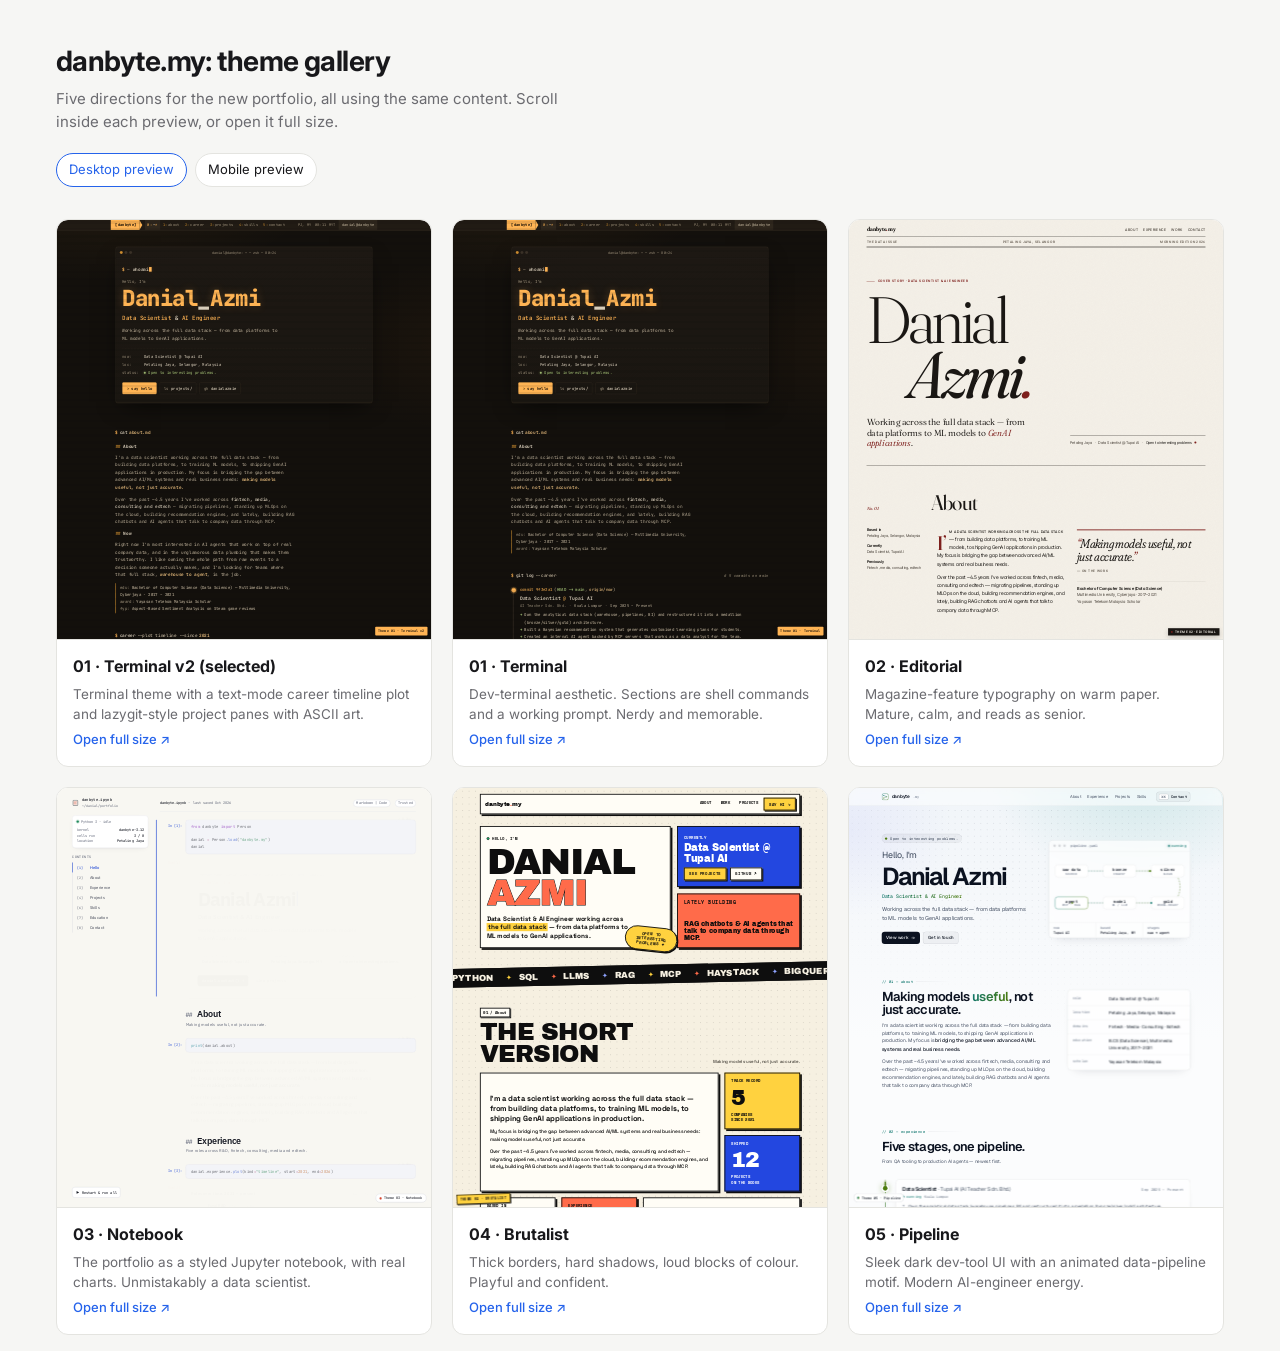
<file: themes/index.html>
<!doctype html>
<html lang="en">
<head>
<meta charset="utf-8">
<meta name="viewport" content="width=device-width, initial-scale=1">
<title>Theme Gallery</title>
<link rel="preconnect" href="https://fonts.googleapis.com">
<link href="https://fonts.googleapis.com/css2?family=Inter:wght@400;500;600&display=swap" rel="stylesheet">
<style>
  :root { --bg:#f6f6f4; --fg:#18181b; --muted:#6b6b70; --card:#fff; --line:#e4e4e0; --accent:#2563eb; }
  @media (prefers-color-scheme: dark) {
    :root:not([data-theme="light"]) { --bg:#111113; --fg:#ececee; --muted:#9a9aa2; --card:#1a1a1d; --line:#2a2a2e; --accent:#7aa2ff; }
  }
  :root[data-theme="dark"] { --bg:#111113; --fg:#ececee; --muted:#9a9aa2; --card:#1a1a1d; --line:#2a2a2e; --accent:#7aa2ff; }
  * { box-sizing:border-box; }
  body { margin:0; background:var(--bg); color:var(--fg); font:15px/1.5 Inter, system-ui, sans-serif; }
  header { max-width:1200px; margin:0 auto; padding:40px 16px 16px; }
  h1 { margin:0 0 6px; font-size:28px; letter-spacing:-.02em; }
  header p { margin:0; color:var(--muted); max-width:60ch; }
  .controls { display:flex; gap:8px; flex-wrap:wrap; margin-top:20px; }
  .controls button { font:inherit; font-size:13px; padding:6px 12px; border-radius:999px; border:1px solid var(--line); background:var(--card); color:var(--fg); cursor:pointer; }
  .controls button[aria-pressed="true"] { border-color:var(--accent); color:var(--accent); }
  main { max-width:1200px; margin:0 auto; padding:16px; display:grid; grid-template-columns:repeat(auto-fill, minmax(340px, 1fr)); gap:20px; }
  .card { background:var(--card); border:1px solid var(--line); border-radius:12px; overflow:hidden; display:flex; flex-direction:column; }
  .frame { position:relative; height:var(--h, 520px); overflow:hidden; border-bottom:1px solid var(--line); background:#fff; }
  .frame iframe { position:absolute; top:0; left:0; border:0; width:calc(100% / var(--s)); height:calc(100% / var(--s)); transform:scale(var(--s)); transform-origin:0 0; }
  .meta { padding:14px 16px 16px; display:flex; flex-direction:column; gap:6px; }
  .meta h2 { margin:0; font-size:16px; }
  .meta p { margin:0; color:var(--muted); font-size:13.5px; }
  .meta a { color:var(--accent); font-size:13px; font-weight:500; text-decoration:none; }
  .meta a:hover { text-decoration:underline; }
  @media (max-width:400px) { main { grid-template-columns:1fr; } }
</style>
</head>
<body>
<header>
  <h1>danbyte.my: theme gallery</h1>
  <p>Five directions for the new portfolio, all using the same content. Scroll inside each preview, or open it full size.</p>
  <div class="controls" role="group" aria-label="Preview viewport">
    <button data-vw="desktop" aria-pressed="true">Desktop preview</button>
    <button data-vw="mobile" aria-pressed="false">Mobile preview</button>
  </div>
</header>
<main id="grid"></main>
<script>
  const themes = [
    ["01-terminal-v2.html", "01 · Terminal v2 (selected)", "Terminal theme with a text-mode career timeline plot and lazygit-style project panes with ASCII art."],
    ["01-terminal.html", "01 · Terminal", "Dev-terminal aesthetic. Sections are shell commands and a working prompt. Nerdy and memorable."],
    ["02-editorial.html", "02 · Editorial", "Magazine-feature typography on warm paper. Mature, calm, and reads as senior."],
    ["03-notebook.html", "03 · Notebook", "The portfolio as a styled Jupyter notebook, with real charts. Unmistakably a data scientist."],
    ["04-brutalist.html", "04 · Brutalist", "Thick borders, hard shadows, loud blocks of colour. Playful and confident."],
    ["05-pipeline.html", "05 · Pipeline", "Sleek dark dev-tool UI with an animated data-pipeline motif. Modern AI-engineer energy."],
  ];
  const grid = document.getElementById("grid");
  grid.innerHTML = themes.map(([f, t, d]) => `
    <article class="card">
      <div class="frame"><iframe src="${f}" title="${t} preview" loading="lazy"></iframe></div>
      <div class="meta"><h2>${t}</h2><p>${d}</p><a href="${f}" target="_blank" rel="noopener">Open full size ↗</a></div>
    </article>`).join("");
  const frames = () => document.querySelectorAll(".frame");
  let mode = "desktop";
  function fit() {
    frames().forEach(fr => {
      const vw = mode === "desktop" ? 1280 : 390;
      const s = fr.clientWidth / vw;
      fr.style.setProperty("--s", s);
      fr.style.setProperty("--h", mode === "desktop" ? "420px" : "640px");
    });
  }
  document.querySelectorAll("[data-vw]").forEach(b => b.addEventListener("click", () => {
    mode = b.dataset.vw;
    document.querySelectorAll("[data-vw]").forEach(x => x.setAttribute("aria-pressed", x === b));
    fit();
    requestAnimationFrame(fit);
  }));
  addEventListener("resize", fit);
  fit();
</script>
</body>
</html>
</file>
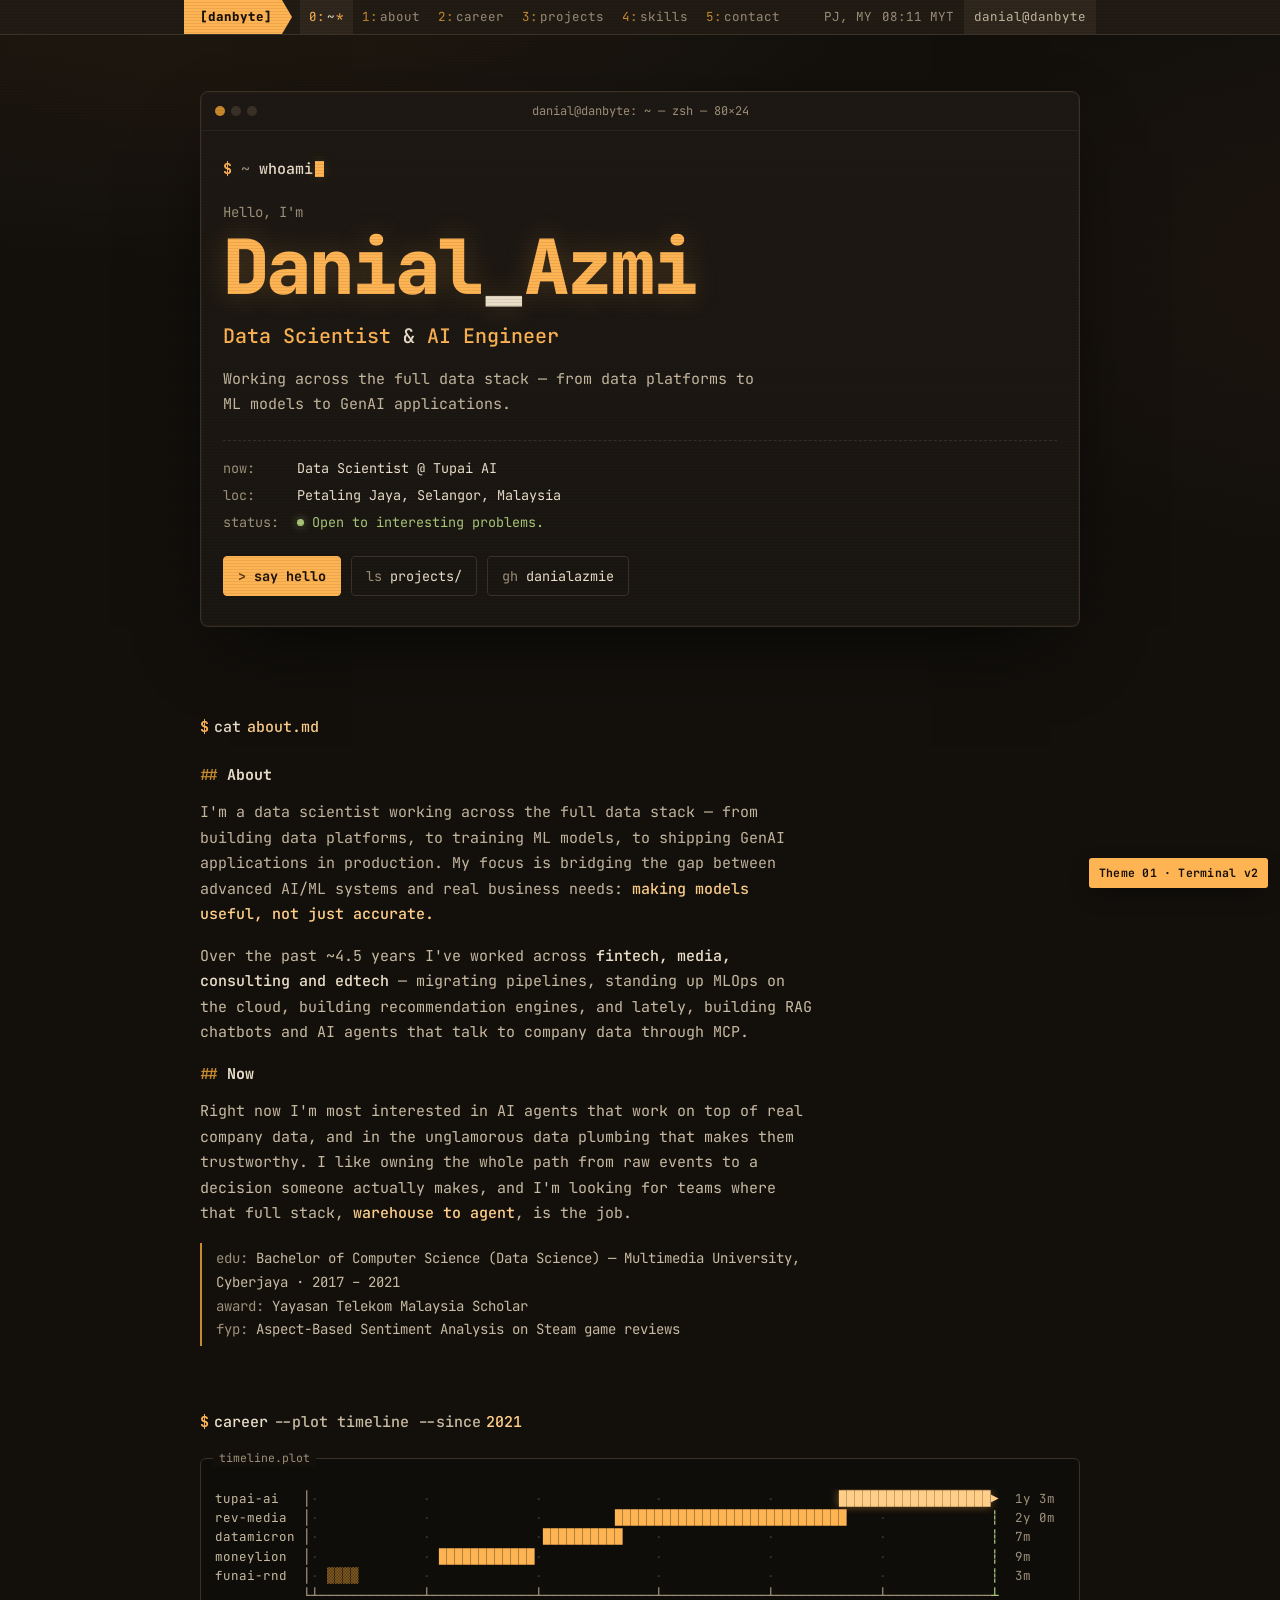
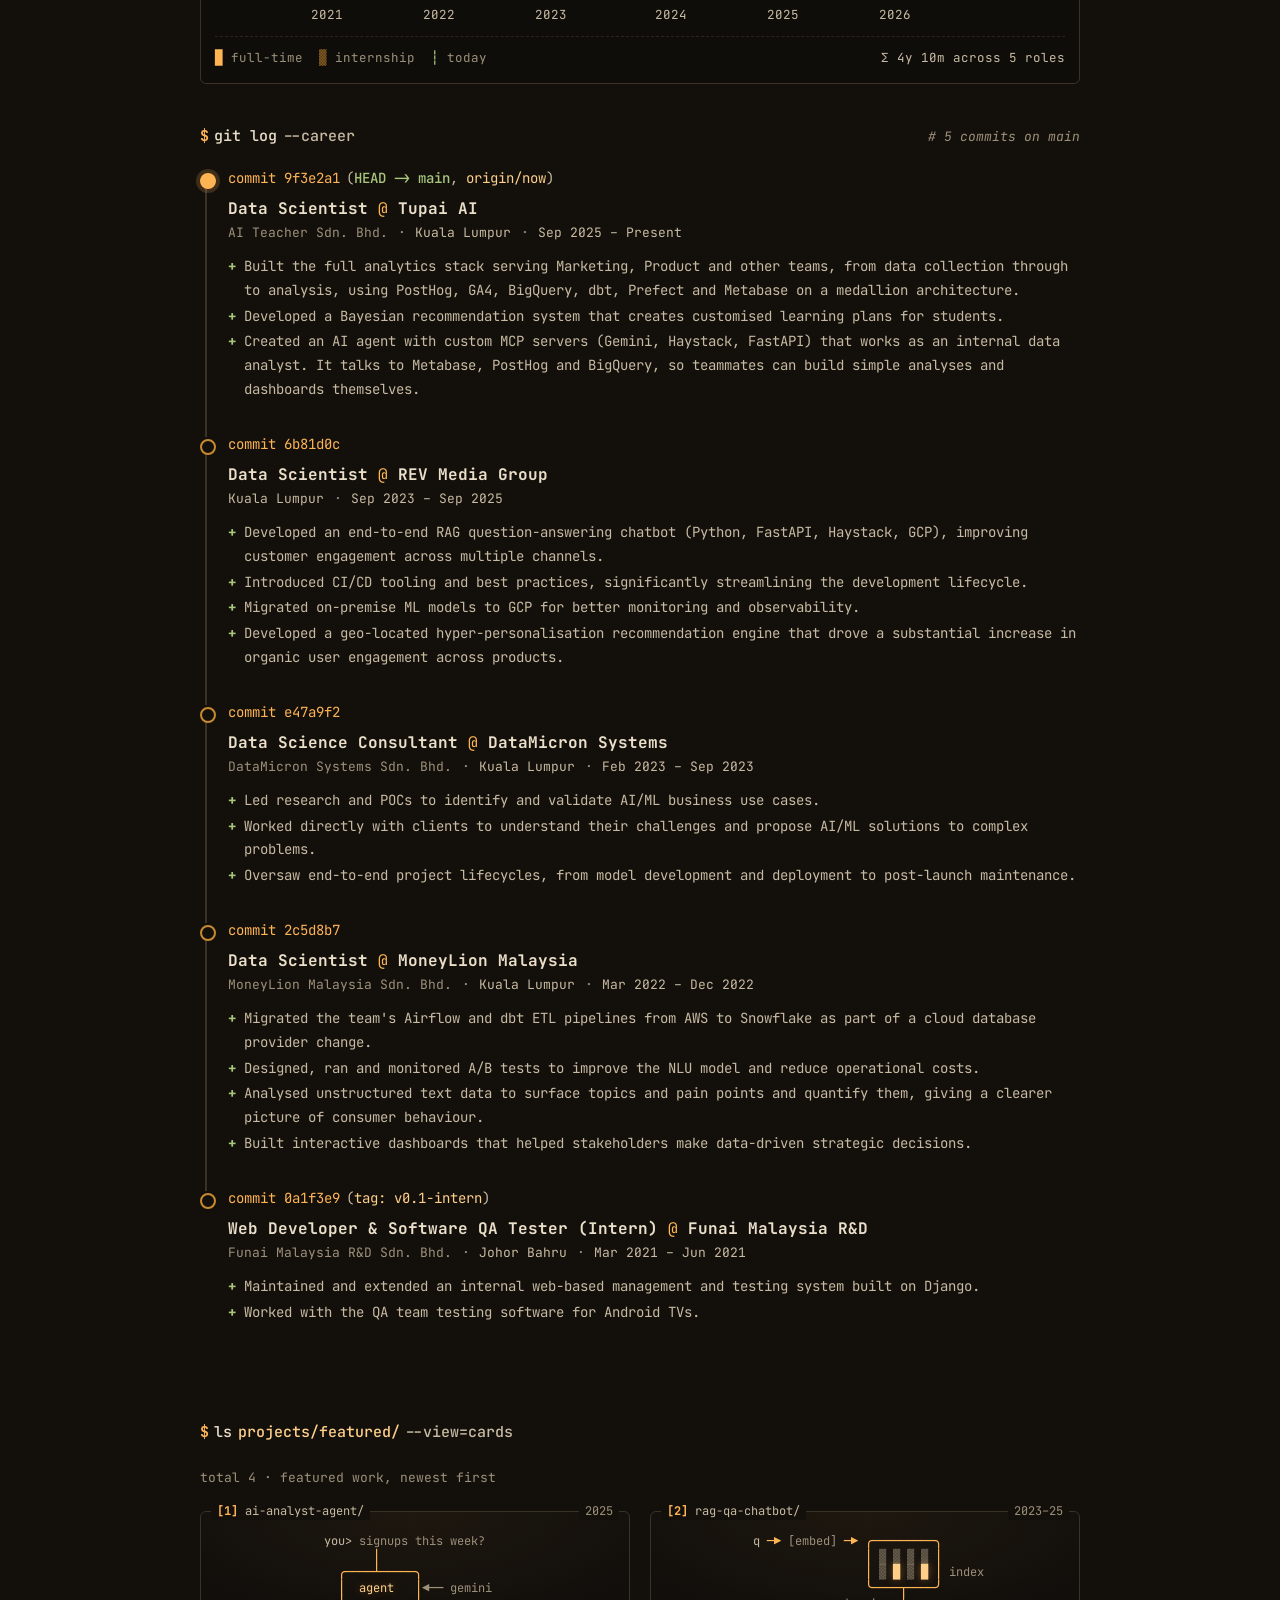
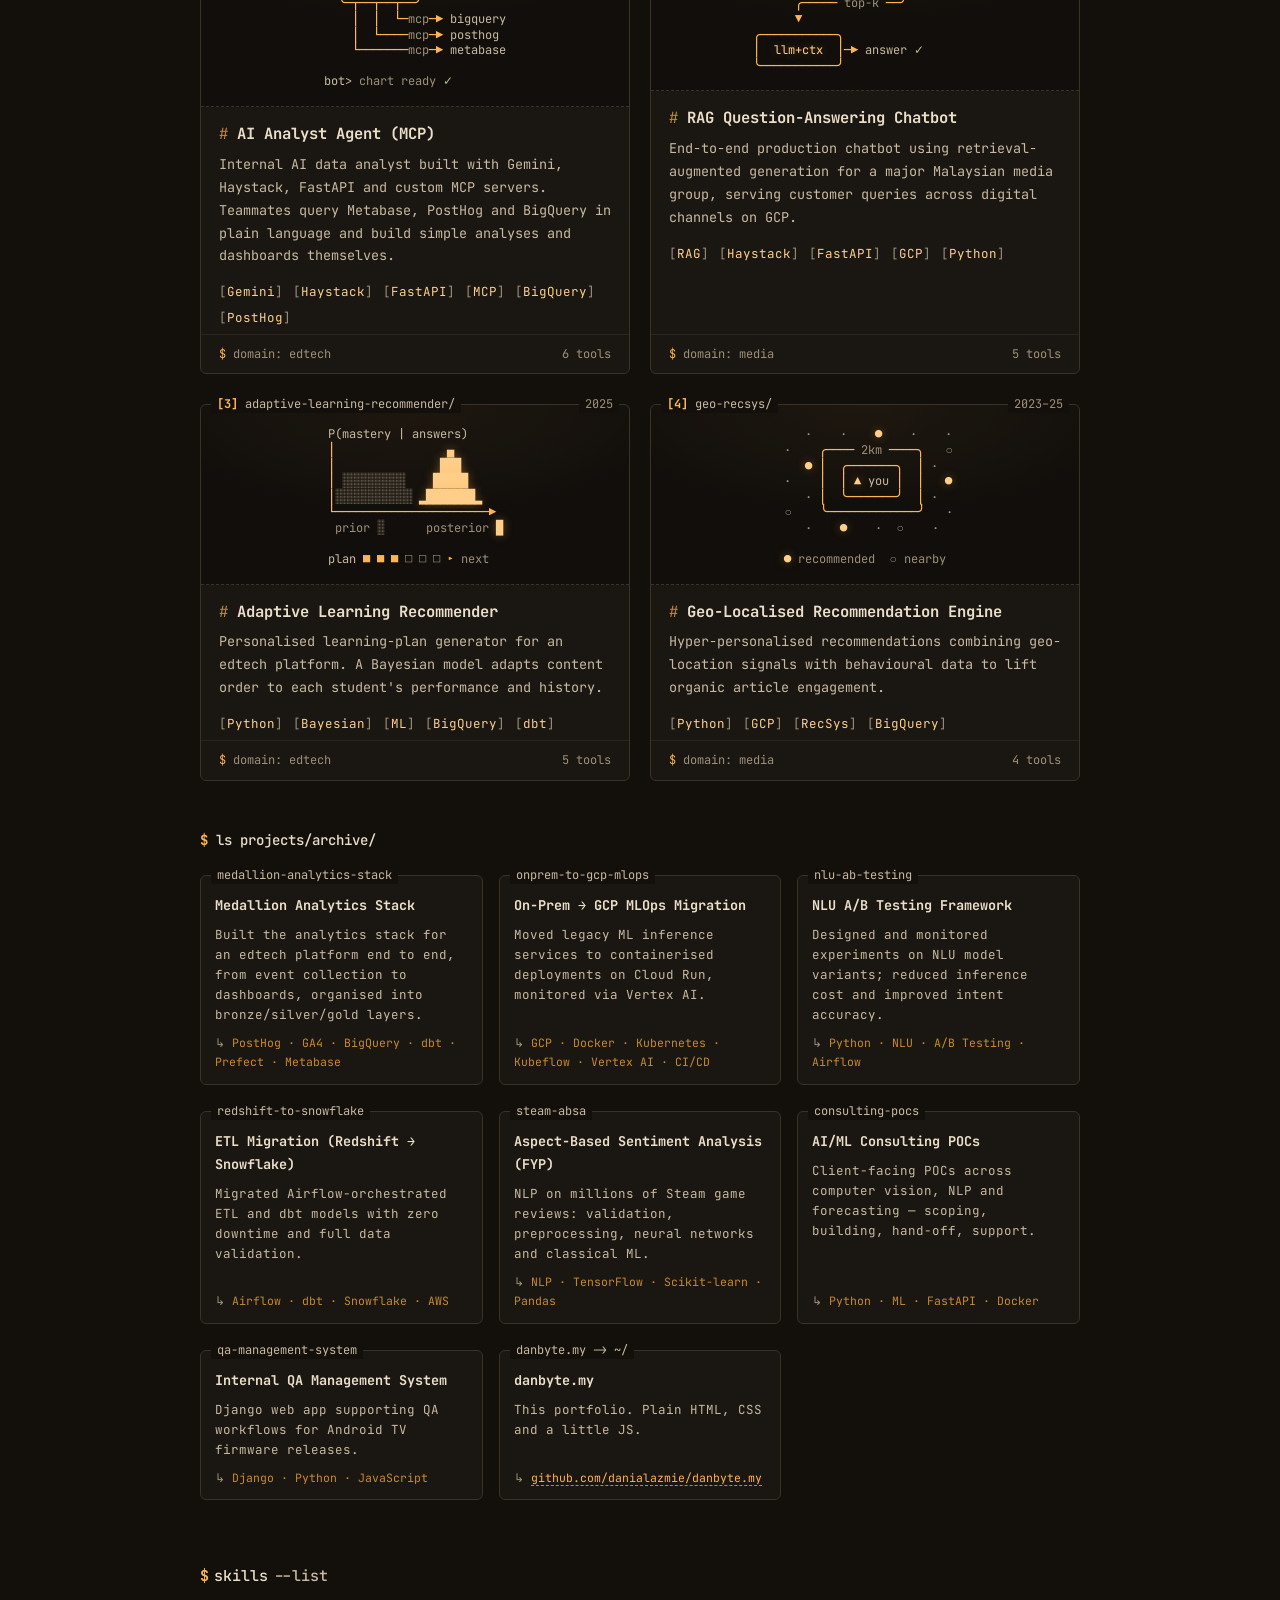
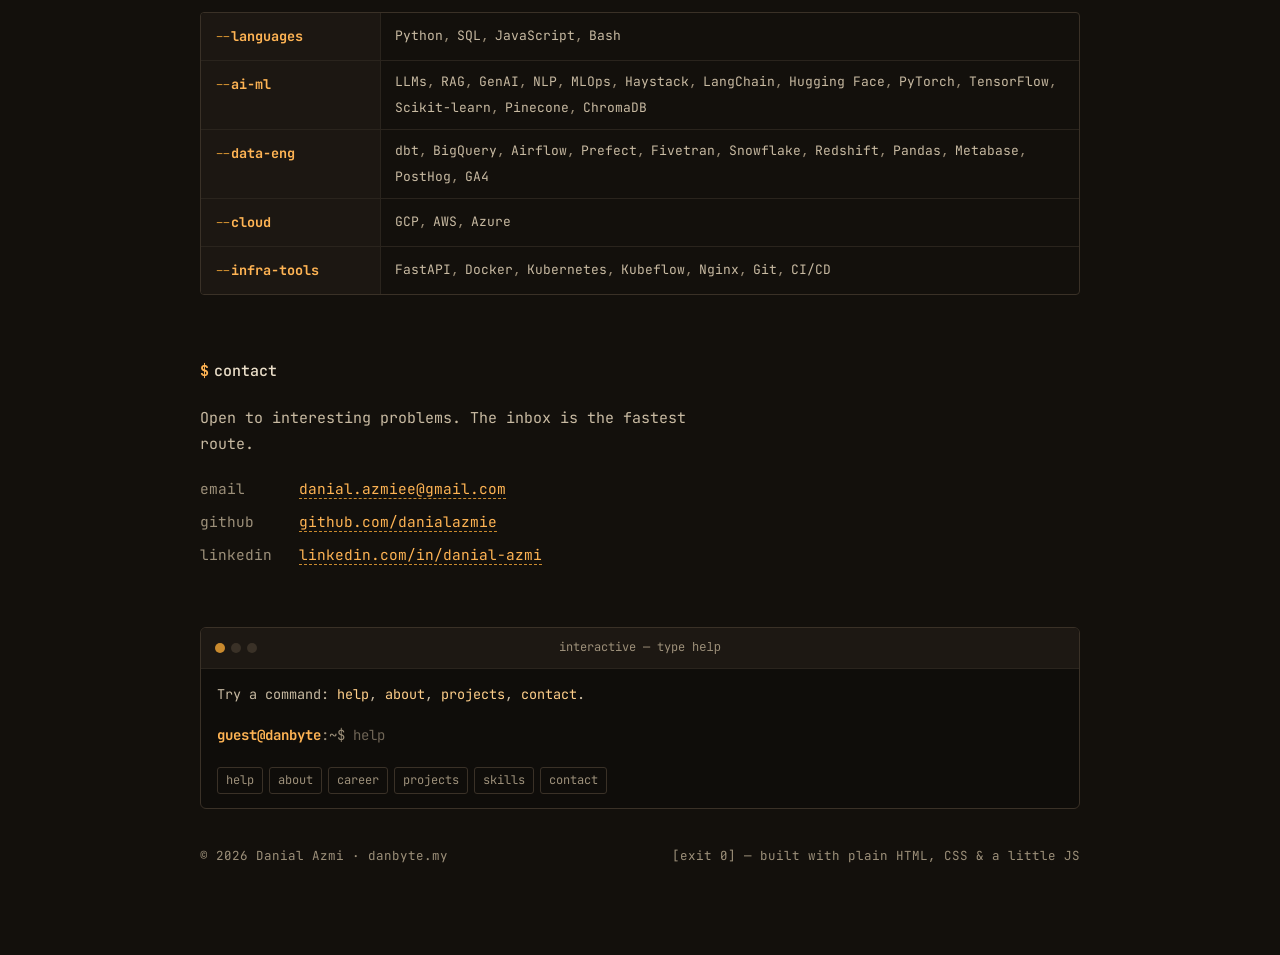
<file: themes/01-terminal-v2.html>
<!doctype html>
<html lang="en">
<head>
<meta charset="utf-8">
<meta name="viewport" content="width=device-width, initial-scale=1">
<title>Danial Azmi — danbyte</title>
<meta name="description" content="Danial Azmi — Data Scientist & AI Engineer in Petaling Jaya, Malaysia.">
<link rel="preconnect" href="https://fonts.googleapis.com">
<link rel="preconnect" href="https://fonts.gstatic.com" crossorigin>
<link href="https://fonts.googleapis.com/css2?family=JetBrains+Mono:ital,wght@0,400;0,500;0,700;0,800;1,400&display=swap" rel="stylesheet">
<style>
:root{
  --bg:#13100c;
  --bg-2:#1a1611;
  --panel:#1d1813;
  --line:#3a3127;
  --line-soft:#2a241d;
  --fg:#ebdfca;
  --fg-2:#c8baa2;
  --dim:#9d907a;
  --amber:#ffb454;
  --amber-hi:#ffcf8a;
  --amber-lo:#c98a2e;
  --amber-glow:rgba(255,180,84,.18);
  --ok:#a9c77a;
  --err:#ef8a6f;
  --mono:"JetBrains Mono", ui-monospace, SFMono-Regular, Menlo, Consolas, monospace;
  --gut:16px;
  --max:880px;
}
*{box-sizing:border-box}
html{scroll-behavior:smooth;scroll-padding-top:56px;-webkit-text-size-adjust:100%}
@media (prefers-reduced-motion:reduce){html{scroll-behavior:auto}}
body{
  margin:0;background:var(--bg);color:var(--fg);
  font:400 15px/1.7 var(--mono);
  font-feature-settings:"calt" 1,"zero" 1;
  overflow-x:hidden;
  background-image:
    radial-gradient(1200px 600px at 15% -10%, rgba(255,170,70,.07), transparent 60%),
    radial-gradient(900px 500px at 110% 30%, rgba(255,140,40,.04), transparent 60%);
  background-attachment:fixed;
}
/* faint scanlines */
body::after{
  content:"";position:fixed;inset:0;pointer-events:none;z-index:50;
  background:repeating-linear-gradient(to bottom, rgba(0,0,0,0) 0 2px, rgba(0,0,0,.14) 2px 3px);
  mix-blend-mode:multiply;opacity:.55;
}
::selection{background:var(--amber);color:#1a1209}
a{color:var(--amber);text-decoration:none;border-bottom:1px dashed var(--amber-lo)}
a:hover{color:var(--amber-hi);border-bottom-style:solid}
:focus-visible{outline:2px solid var(--amber);outline-offset:3px;border-radius:2px}
.sr-only{position:absolute;width:1px;height:1px;padding:0;margin:-1px;overflow:hidden;clip:rect(0 0 0 0);white-space:nowrap;border:0}
.skip{position:absolute;left:8px;top:-40px;background:var(--amber);color:#1a1209;padding:4px 10px;z-index:100;border:0}
.skip:focus{top:8px}

/* ---------- tmux status bar ---------- */
.tmux{
  position:sticky;top:0;z-index:40;
  background:#211b14;border-bottom:1px solid var(--line);
  font-size:12.5px;line-height:1;
}
.tmux-inner{display:flex;align-items:stretch;gap:0;max-width:calc(var(--max) + 2*var(--gut));margin:0 auto;padding:0 var(--gut);height:34px}
.tmux .sess{
  display:flex;align-items:center;background:var(--amber);color:#1a1209;font-weight:800;
  padding:0 10px;margin-left:calc(-1 * var(--gut));padding-left:var(--gut);white-space:nowrap;
  position:relative;
}
.tmux .sess::after{content:"";position:absolute;right:-10px;top:0;border-left:10px solid var(--amber);border-top:17px solid transparent;border-bottom:17px solid transparent}
.tmux ol{list-style:none;display:flex;margin:0 0 0 18px;padding:0;overflow-x:auto;scrollbar-width:none;flex:1;min-width:0}
.tmux ol::-webkit-scrollbar{display:none}
.tmux li{display:flex}
.tmux ol a{
  display:flex;align-items:center;padding:0 9px;border:0;color:var(--dim);white-space:nowrap;
}
.tmux ol a .n{color:var(--amber-lo);margin-right:2px}
.tmux ol a:hover{color:var(--fg);background:var(--line-soft)}
.tmux ol a[aria-current="true"]{color:var(--fg);background:#2f271d}
.tmux ol a[aria-current="true"] .n{color:var(--amber)}
.tmux ol a[aria-current="true"]::after{content:"*";color:var(--amber);margin-left:1px}
.tmux .right{display:flex;align-items:center;gap:10px;color:var(--dim);white-space:nowrap;padding-left:10px}
.tmux .right .host{background:#2f271d;color:var(--fg-2);padding:0 10px;height:100%;display:flex;align-items:center;margin-right:calc(-1 * var(--gut))}
@media (max-width:620px){.tmux .right .loc{display:none}}
@media (max-width:440px){.tmux .right{display:none}.tmux ol a{padding:0 7px}}

/* ---------- layout ---------- */
main{max-width:calc(var(--max) + 2*var(--gut));margin:0 auto;padding:0 var(--gut)}
section{padding:56px 0 8px}
.cmd{
  display:flex;flex-wrap:wrap;align-items:baseline;gap:0 .6ch;
  margin:0 0 22px;font-size:15px;font-weight:500;color:var(--fg);
}
.cmd .ps{color:var(--amber);font-weight:700}
.cmd .path{color:var(--dim);font-weight:400}
.cmd .arg{color:var(--amber-hi)}
.cmd .flag{color:var(--fg-2)}
.cmd-comment{color:var(--dim);font-weight:400;font-style:italic;font-size:13px;margin-left:auto}
@media (max-width:560px){.cmd-comment{margin-left:0;width:100%}}
.rule{border:0;border-top:1px dashed var(--line);margin:0}

/* ---------- hero ---------- */
.hero{padding:56px 0 32px}
.win{
  border:1px solid var(--line);background:linear-gradient(180deg,var(--panel),var(--bg-2));
  border-radius:8px;box-shadow:0 30px 80px -30px rgba(0,0,0,.8), 0 0 0 1px rgba(255,180,84,.04) inset;
  overflow:hidden;
}
.win-bar{display:flex;align-items:center;gap:8px;padding:9px 14px;border-bottom:1px solid var(--line-soft);font-size:12px;color:var(--dim)}
.dots{display:flex;gap:6px}
.dots i{width:10px;height:10px;border-radius:50%;background:var(--line);display:block}
.dots i:first-child{background:var(--amber-lo)}
.win-bar .t{flex:1;text-align:center;overflow:hidden;text-overflow:ellipsis;white-space:nowrap}
.win-body{padding:26px 22px 30px}
@media (max-width:480px){.win-body{padding:20px 16px 24px}}
.typed-line{margin:0;color:var(--fg);font-weight:500;min-height:1.7em}
.typed-line .ps{color:var(--amber);font-weight:700}
.typed-line .path{color:var(--dim);font-weight:400}
.cursor{
  display:inline-block;width:.62em;height:1.1em;vertical-align:-.18em;margin-left:2px;
  background:var(--amber);box-shadow:0 0 12px var(--amber-glow);
  animation:blink 1.05s steps(1) infinite;
}
@keyframes blink{50%{opacity:0}}
@media (prefers-reduced-motion:reduce){.cursor{animation:none}}
.out{margin-top:18px}
.js .out.pending{visibility:hidden}
.out.show > *{animation:rise .5s cubic-bezier(.2,.7,.2,1) both}
.out.show > *:nth-child(2){animation-delay:.08s}
.out.show > *:nth-child(3){animation-delay:.16s}
.out.show > *:nth-child(4){animation-delay:.24s}
.out.show > *:nth-child(5){animation-delay:.32s}
@keyframes rise{from{opacity:0;transform:translateY(6px)}to{opacity:1;transform:none}}
@media (prefers-reduced-motion:reduce){.out.show > *{animation:none}}
.hello{color:var(--dim);margin:0 0 4px;font-size:14px}
.name{
  font-size:clamp(38px, 9vw, 76px);line-height:1;font-weight:800;letter-spacing:-.04em;margin:0 0 14px;
  color:var(--amber);text-shadow:0 0 28px rgba(255,180,84,.22);
}
.name .u{color:var(--fg)}
.role{font-size:clamp(16px,2.6vw,20px);font-weight:500;margin:0 0 14px;color:var(--fg)}
.role b{color:var(--amber);font-weight:500}
.tag{color:var(--fg-2);max-width:60ch;margin:0 0 22px}
.meta{
  display:grid;grid-template-columns:max-content 1fr;gap:4px 18px;margin:0;font-size:13.5px;
  border-top:1px dashed var(--line);padding-top:16px;
}
.meta dt{color:var(--dim)}
.meta dt::after{content:":"}
.meta dd{margin:0;color:var(--fg)}
.meta .live{color:var(--ok)}
.meta .live::before{content:"";display:inline-block;width:7px;height:7px;border-radius:50%;background:var(--ok);margin-right:8px;vertical-align:1px;box-shadow:0 0 8px rgba(169,199,122,.6)}
.hero-cta{display:flex;flex-wrap:wrap;gap:10px;margin-top:22px}
.btn{
  display:inline-flex;align-items:center;gap:8px;border:1px solid var(--line);padding:8px 14px;border-radius:4px;
  color:var(--fg);font-size:13.5px;background:var(--bg-2)
}
.btn:hover{border-color:var(--amber);color:var(--amber-hi);border-bottom-style:solid}
.btn.primary{background:var(--amber);color:#1a1209;border-color:var(--amber);font-weight:700}
.btn.primary:hover{background:var(--amber-hi);color:#1a1209}
.btn .k{color:var(--dim)}
.btn.primary .k{color:#5a3d12}

/* ---------- about ---------- */
.md{max-width:68ch}
.md h3{font-size:15px;font-weight:700;margin:0 0 12px;color:var(--fg)}
.md h3::before{content:"## ";color:var(--amber-lo)}
.md p{margin:0 0 16px;color:var(--fg-2)}
.md p strong{color:var(--fg);font-weight:500}
.md .hl{color:var(--amber-hi)}
.edu{
  margin-top:8px;border-left:2px solid var(--amber-lo);padding:4px 0 4px 14px;color:var(--fg-2);font-size:14px
}
.edu .k{color:var(--dim)}

/* ---------- git log ---------- */
.log{list-style:none;margin:0;padding:0;position:relative}
.log > li{position:relative;padding:0 0 30px 28px}
.log > li::before{content:"";position:absolute;left:5px;top:12px;bottom:-4px;width:2px;background:var(--line)}
.log > li:last-child::before{display:none}
.log > li::after{
  content:"";position:absolute;left:0;top:6px;width:12px;height:12px;border-radius:50%;
  background:var(--bg);border:2px solid var(--amber-lo);
}
.log > li.head::after{background:var(--amber);border-color:var(--amber);box-shadow:0 0 0 4px var(--amber-glow)}
.commit{margin:0;font-size:14px;color:var(--amber);display:flex;flex-wrap:wrap;gap:0 .8ch}
.commit .refs{color:var(--fg-2)}
.commit .refs b{color:var(--ok);font-weight:500}
.commit .refs em{color:var(--amber-hi);font-style:normal}
.who{margin:6px 0 0;font-size:16px;font-weight:700;color:var(--fg);line-height:1.45}
.who .at{color:var(--amber);font-weight:400}
.who .co{color:var(--fg)}
.ctx{margin:2px 0 10px;font-size:13px;color:var(--dim);display:flex;flex-wrap:wrap;gap:0 1.2ch}
.ctx .lbl{color:var(--dim)}
.ctx time,.ctx .v{color:var(--fg-2)}
.diff{list-style:none;margin:0;padding:0;font-size:14px}
.diff li{display:grid;grid-template-columns:2ch 1fr;color:var(--fg-2);padding:1px 0}
.diff li::before{content:"+";color:var(--ok);font-weight:700}

/* ---------- career plot ---------- */
.sub-cmd{margin:40px 0 18px}
.plot{
  position:relative;margin:0;border:1px solid var(--line);border-radius:6px;background:#0f0d0a;
  padding:30px 14px 14px;
}
.plot::before{
  content:"timeline.plot";position:absolute;top:-9px;left:12px;background:var(--bg);padding:0 6px;
  font-size:11.5px;color:var(--dim);line-height:16px
}
.plot pre{
  margin:0;font:inherit;font-size:12.5px;line-height:1.55;white-space:pre;overflow:hidden;color:var(--dim)
}
.plot .row{display:block;color:var(--fg-2);border:0;cursor:pointer;border-radius:2px}
.plot .row:hover,.plot .row.hl{background:#241d15;color:var(--fg)}
.plot .lbl{color:var(--fg-2)}
.plot .row.hl .lbl,.plot .row:hover .lbl{color:var(--amber-hi)}
.plot .bar{color:var(--amber)}
.plot .bar.intern{color:var(--amber-lo)}
.plot .bar.now{color:var(--amber-hi);text-shadow:0 0 10px rgba(255,180,84,.45)}
.plot .tip{color:var(--amber-hi);animation:blink 1.05s steps(1) infinite}
@media (prefers-reduced-motion:reduce){.plot .tip{animation:none}}
.plot .grid{color:#3d342a}
.plot .ax{color:var(--dim)}
.plot .yr{color:var(--fg-2)}
.plot .today{color:var(--ok)}
.plot .dur{color:var(--dim)}
.plot-foot{
  display:flex;flex-wrap:wrap;justify-content:space-between;gap:6px 20px;margin-top:12px;padding-top:10px;
  border-top:1px dashed var(--line-soft);font-size:12.5px;color:var(--dim)
}
.plot-foot b{color:var(--amber);font-weight:500}
.plot-foot .k{color:var(--fg-2)}
.log > li.hl .who .co{color:var(--amber-hi)}
.log > li.hl::after{border-color:var(--amber)}

/* ---------- projects ---------- */
.ls-head{color:var(--dim);font-size:13px;margin:0 0 22px}
/* lazygit-style panes: title sits on the top border, focused pane lights up */
.pane{
  position:relative;border:1px solid var(--line);border-radius:6px;background:var(--bg-2);
  transition:border-color .15s, box-shadow .15s;
}
.pane:hover,.pane:focus-within{border-color:var(--amber-lo);box-shadow:0 0 0 1px rgba(255,180,84,.12), 0 18px 40px -24px rgba(0,0,0,.9)}
.pane-t{
  position:absolute;top:-10px;left:10px;right:10px;display:flex;justify-content:space-between;gap:8px;
  font-size:12px;line-height:18px;pointer-events:none
}
.pane-t > span{background:var(--bg);padding:0 6px;white-space:nowrap;overflow:hidden;text-overflow:ellipsis}
.pane-t .n{color:var(--amber);font-weight:700}
.pane-t .p{color:var(--fg-2)}
.pane:hover .pane-t .p,.pane:focus-within .pane-t .p{color:var(--amber-hi)}
.pane-t .r{color:var(--dim);flex-shrink:0}

.pgrid{display:grid;grid-template-columns:repeat(2,minmax(0,1fr));gap:30px 20px}
@media (max-width:760px){.pgrid{grid-template-columns:minmax(0,1fr)}}
.pcard{display:flex;flex-direction:column}
.art{
  margin:0;padding:22px 14px 16px;border-bottom:1px dashed var(--line);background:
    radial-gradient(400px 160px at 50% 0%, rgba(255,180,84,.06), transparent 70%), #110e0b;
  border-radius:6px 6px 0 0;overflow-x:auto;scrollbar-width:thin;
  display:flex;justify-content:center;
}
.art pre{margin:0;font:inherit;font-size:12px;line-height:1.3;color:var(--dim);white-space:pre}
@media (max-width:400px){.art pre{font-size:10.5px}}
.art .a{color:var(--amber)}
.art .h{color:var(--amber-hi);text-shadow:0 0 10px rgba(255,180,84,.35)}
.art .f{color:var(--fg-2)}
.art .g{color:var(--ok)}
.pbody{padding:16px 18px 6px;flex:1}
.pbody h3{margin:0 0 8px;font-size:15.5px;font-weight:700;color:var(--fg);line-height:1.4}
.pbody h3::before{content:"# ";color:var(--amber-lo);font-weight:400}
.pbody p{margin:0 0 14px;color:var(--fg-2);font-size:13.5px}
.pfoot{
  display:flex;justify-content:space-between;gap:10px;padding:9px 18px;border-top:1px solid var(--line-soft);
  font-size:12px;color:var(--dim)
}
.pfoot .ps{color:var(--amber)}
.tags{display:flex;flex-wrap:wrap;gap:4px 10px;margin:0;padding:0;list-style:none}
.tags li{font-size:12.5px;color:var(--amber-hi)}
.tags li::before{content:"[";color:var(--dim)}
.tags li::after{content:"]";color:var(--dim)}

.more-title{margin:48px 0 22px;font-size:14px;color:var(--fg);font-weight:500}
.more-title .ps{color:var(--amber);font-weight:700}
.agrid{display:grid;grid-template-columns:repeat(auto-fill,minmax(250px,1fr));gap:26px 16px}
@media (max-width:400px){.agrid{grid-template-columns:minmax(0,1fr)}}
.acard{padding:18px 14px 12px;display:flex;flex-direction:column;gap:8px}
.acard h4{margin:0;font-size:13.5px;font-weight:700;color:var(--fg)}
.acard p{margin:0;font-size:12.5px;color:var(--fg-2);line-height:1.6;flex:1}
.acard .st{font-size:11.5px;color:var(--amber-lo)}
.acard .st::before{content:"↳ ";color:var(--dim)}

/* ---------- skills ---------- */
.skills{display:grid;gap:0;margin:0;border:1px solid var(--line);border-radius:4px;overflow:hidden}
.skills > div{display:grid;grid-template-columns:20ch 1fr;border-bottom:1px solid var(--line-soft)}
.skills > div:last-child{border-bottom:0}
.skills dt{padding:12px 14px;color:var(--amber);font-weight:700;font-size:13.5px;background:#1c1712;border-right:1px solid var(--line-soft)}
.skills dt::before{content:"--";color:var(--amber-lo);font-weight:400}
.skills dd{margin:0;padding:10px 14px;display:flex;flex-wrap:wrap;gap:4px 6px;align-items:center}
.skills dd span{font-size:13px;color:var(--fg-2)}
.skills dd span:not(:last-child)::after{content:",";color:var(--dim)}
@media (max-width:600px){
  .skills > div{grid-template-columns:1fr}
  .skills dt{border-right:0;border-bottom:1px dashed var(--line-soft);padding:9px 12px}
  .skills dd{padding:10px 12px}
}

/* ---------- contact ---------- */
.contact-lines{margin:0;display:grid;grid-template-columns:max-content 1fr;gap:8px 3ch;font-size:14.5px}
.contact-lines dt{color:var(--dim)}
.contact-lines dd{margin:0;overflow-wrap:anywhere}
.contact-note{color:var(--fg-2);margin:0 0 20px;max-width:60ch}
@media (max-width:420px){.contact-lines{grid-template-columns:1fr;gap:0}.contact-lines dd{margin-bottom:10px}}

/* ---------- interactive prompt ---------- */
.shell{
  margin:60px 0 0;border:1px solid var(--line);border-radius:6px;background:#0f0d0a;overflow:hidden
}
.shell .win-bar{background:var(--panel)}
.shell-out{
  padding:14px 16px 4px;font-size:13.5px;color:var(--fg-2);max-height:260px;overflow-y:auto;
}
.shell-out p{margin:0 0 4px;white-space:pre-wrap;overflow-wrap:anywhere}
.shell-out .echo{color:var(--fg)}
.shell-out .echo .ps{color:var(--amber)}
.shell-out .err{color:var(--err)}
.shell-out .ok{color:var(--ok)}
.shell-out kbd{font:inherit;color:var(--amber-hi)}
.shell form{display:flex;align-items:center;gap:1ch;padding:6px 16px 16px;font-size:14px}
.shell label{color:var(--amber);font-weight:700;white-space:nowrap}
.shell label .path{color:var(--dim);font-weight:400}
.shell input{
  flex:1;min-width:0;background:transparent;border:0;outline:0;color:var(--fg);font:inherit;caret-color:var(--amber);padding:4px 0
}
.shell input::placeholder{color:#6f6556}
.shell form:focus-within{box-shadow:inset 0 -2px 0 var(--amber-lo)}
.chips{display:flex;flex-wrap:wrap;gap:6px;padding:0 16px 14px}
.chips button{
  font:inherit;font-size:12px;background:transparent;color:var(--dim);border:1px solid var(--line);border-radius:3px;padding:2px 8px;cursor:pointer
}
.chips button:hover{color:var(--amber-hi);border-color:var(--amber-lo)}

footer{max-width:calc(var(--max) + 2*var(--gut));margin:0 auto;padding:28px var(--gut) 90px;color:var(--dim);font-size:12.5px;display:flex;flex-wrap:wrap;justify-content:space-between;gap:8px}

.flash{animation:flash 1.2s ease-out}
@keyframes flash{0%{background:rgba(255,180,84,.12)}100%{background:transparent}}
@media (prefers-reduced-motion:reduce){.flash{animation:none}}

/* theme badge */
.badge{
  position:fixed;right:12px;bottom:12px;z-index:60;
  font-size:11.5px;letter-spacing:.02em;color:#1a1209;background:var(--amber);
  padding:5px 10px;border-radius:3px;font-weight:700;box-shadow:0 8px 24px -8px rgba(0,0,0,.7)
}
</style>
</head>
<body>
<a class="skip" href="#main">Skip to content</a>

<header class="tmux" role="banner">
  <div class="tmux-inner">
    <span class="sess" aria-hidden="true">[danbyte]</span>
    <nav aria-label="Primary" style="display:flex;flex:1;min-width:0">
      <ol>
        <li><a href="#top" data-sec="top"><span class="n">0:</span>~</a></li>
        <li><a href="#about" data-sec="about"><span class="n">1:</span>about</a></li>
        <li><a href="#career" data-sec="career"><span class="n">2:</span>career</a></li>
        <li><a href="#projects" data-sec="projects"><span class="n">3:</span>projects</a></li>
        <li><a href="#skills" data-sec="skills"><span class="n">4:</span>skills</a></li>
        <li><a href="#contact" data-sec="contact"><span class="n">5:</span>contact</a></li>
      </ol>
    </nav>
    <div class="right" aria-hidden="true">
      <span class="loc">PJ, MY</span>
      <span class="clock" id="clock">--:--</span>
      <span class="host">danial@danbyte</span>
    </div>
  </div>
</header>

<main id="main">

  <!-- HERO -->
  <section class="hero" id="top" aria-labelledby="hero-name">
    <div class="win">
      <div class="win-bar" aria-hidden="true">
        <span class="dots"><i></i><i></i><i></i></span>
        <span class="t">danial@danbyte: ~ — zsh — 80×24</span>
        <span style="width:42px"></span>
      </div>
      <div class="win-body">
        <p class="typed-line"><span class="ps">$</span> <span class="path">~</span> <span id="typed" aria-label="whoami">whoami</span><span class="cursor" id="cursor" aria-hidden="true"></span></p>
        <div class="out" id="hero-out">
          <p class="hello">Hello, I'm</p>
          <h1 class="name" id="hero-name">Danial<span class="u">_</span>Azmi</h1>
          <p class="role"><b>Data Scientist</b> &amp; <b>AI Engineer</b></p>
          <p class="tag">Working across the full data stack — from data platforms to ML models to GenAI applications.</p>
          <div>
            <dl class="meta">
              <dt>now</dt><dd>Data Scientist @ Tupai AI</dd>
              <dt>loc</dt><dd>Petaling Jaya, Selangor, Malaysia</dd>
              <dt>status</dt><dd class="live">Open to interesting problems.</dd>
            </dl>
            <div class="hero-cta">
              <a class="btn primary" href="mailto:danial.azmiee@gmail.com"><span class="k" aria-hidden="true">&gt;</span> say hello</a>
              <a class="btn" href="#projects"><span class="k" aria-hidden="true">ls</span> projects/</a>
              <a class="btn" href="https://github.com/danialazmie" rel="noopener"><span class="k" aria-hidden="true">gh</span> danialazmie</a>
            </div>
          </div>
        </div>
      </div>
    </div>
  </section>

  <!-- ABOUT -->
  <section id="about" aria-labelledby="about-h">
    <h2 class="cmd" id="about-h"><span class="ps" aria-hidden="true">$</span><span class="sr-only">About — </span><span aria-hidden="true">cat</span> <span class="arg" aria-hidden="true">about.md</span></h2>
    <div class="md">
      <h3>About</h3>
      <p>I'm a data scientist working across the full data stack — from building data platforms, to training ML models, to shipping GenAI applications in production. My focus is bridging the gap between advanced AI/ML systems and real business needs: <strong class="hl">making models useful, not just accurate.</strong></p>
      <p>Over the past ~4.5 years I've worked across <strong>fintech, media, consulting and edtech</strong> — migrating pipelines, standing up MLOps on the cloud, building recommendation engines, and lately, building RAG chatbots and AI agents that talk to company data through MCP.</p>
      <h3>Now</h3>
      <p>Right now I'm most interested in AI agents that work on top of real company data, and in the unglamorous data plumbing that makes them trustworthy. I like owning the whole path from raw events to a decision someone actually makes, and I'm looking for teams where that full stack, <strong class="hl">warehouse to agent</strong>, is the job.</p>
      <div class="edu">
        <span class="k">edu:</span> Bachelor of Computer Science (Data Science) — Multimedia University, Cyberjaya · 2017 – 2021<br>
        <span class="k">award:</span> Yayasan Telekom Malaysia Scholar<br>
        <span class="k">fyp:</span> Aspect-Based Sentiment Analysis on Steam game reviews
      </div>
    </div>
  </section>

  <!-- CAREER -->
  <section id="career" aria-labelledby="career-h">
    <h2 class="cmd" id="career-h"><span class="ps" aria-hidden="true">$</span><span class="sr-only">Experience — </span><span aria-hidden="true">career</span> <span class="flag" aria-hidden="true">--plot timeline --since</span> <span class="arg" aria-hidden="true">2021</span></h2>
    <figure class="plot" aria-label="Career timeline from 2021 to today: five roles, newest first. Details follow in the list below.">
      <pre id="plot" aria-hidden="true"></pre>
      <figcaption class="plot-foot" id="plot-foot">
        <span><b>█</b> full-time &nbsp;<b style="color:var(--amber-lo)">▒</b> internship &nbsp;<span class="today">┆</span> today</span>
        <span class="k" id="plot-sum"></span>
      </figcaption>
    </figure>

    <h3 class="cmd sub-cmd"><span class="ps" aria-hidden="true">$</span><span aria-hidden="true">git log</span> <span class="flag" aria-hidden="true">--career</span><span class="cmd-comment" aria-hidden="true"># 5 commits on main</span><span class="sr-only">Roles in detail</span></h3>
    <ol class="log">
      <li class="head" id="role-tupai" data-role="tupai">
        <p class="commit"><span>commit 9f3e2a1</span><span class="refs">(<b>HEAD -&gt; main</b>, <em>origin/now</em>)</span></p>
        <h3 class="who">Data Scientist <span class="at">@</span> <span class="co">Tupai AI</span></h3>
        <p class="ctx"><span>AI Teacher Sdn. Bhd.</span><span>·</span><span class="v">Kuala Lumpur</span><span>·</span><time>Sep 2025 – Present</time></p>
        <ul class="diff">
          <li>Built the full analytics stack serving Marketing, Product and other teams, from data collection through to analysis, using PostHog, GA4, BigQuery, dbt, Prefect and Metabase on a medallion architecture.</li>
          <li>Developed a Bayesian recommendation system that creates customised learning plans for students.</li>
          <li>Created an AI agent with custom MCP servers (Gemini, Haystack, FastAPI) that works as an internal data analyst. It talks to Metabase, PostHog and BigQuery, so teammates can build simple analyses and dashboards themselves.</li>
        </ul>
      </li>
      <li id="role-rev" data-role="rev">
        <p class="commit"><span>commit 6b81d0c</span></p>
        <h3 class="who">Data Scientist <span class="at">@</span> <span class="co">REV Media Group</span></h3>
        <p class="ctx"><span class="v">Kuala Lumpur</span><span>·</span><time>Sep 2023 – Sep 2025</time></p>
        <ul class="diff">
          <li>Developed an end-to-end RAG question-answering chatbot (Python, FastAPI, Haystack, GCP), improving customer engagement across multiple channels.</li>
          <li>Introduced CI/CD tooling and best practices, significantly streamlining the development lifecycle.</li>
          <li>Migrated on-premise ML models to GCP for better monitoring and observability.</li>
          <li>Developed a geo-located hyper-personalisation recommendation engine that drove a substantial increase in organic user engagement across products.</li>
        </ul>
      </li>
      <li id="role-datamicron" data-role="datamicron">
        <p class="commit"><span>commit e47a9f2</span></p>
        <h3 class="who">Data Science Consultant <span class="at">@</span> <span class="co">DataMicron Systems</span></h3>
        <p class="ctx"><span>DataMicron Systems Sdn. Bhd.</span><span>·</span><span class="v">Kuala Lumpur</span><span>·</span><time>Feb 2023 – Sep 2023</time></p>
        <ul class="diff">
          <li>Led research and POCs to identify and validate AI/ML business use cases.</li>
          <li>Worked directly with clients to understand their challenges and propose AI/ML solutions to complex problems.</li>
          <li>Oversaw end-to-end project lifecycles, from model development and deployment to post-launch maintenance.</li>
        </ul>
      </li>
      <li id="role-moneylion" data-role="moneylion">
        <p class="commit"><span>commit 2c5d8b7</span></p>
        <h3 class="who">Data Scientist <span class="at">@</span> <span class="co">MoneyLion Malaysia</span></h3>
        <p class="ctx"><span>MoneyLion Malaysia Sdn. Bhd.</span><span>·</span><span class="v">Kuala Lumpur</span><span>·</span><time>Mar 2022 – Dec 2022</time></p>
        <ul class="diff">
          <li>Migrated the team's Airflow and dbt ETL pipelines from AWS to Snowflake as part of a cloud database provider change.</li>
          <li>Designed, ran and monitored A/B tests to improve the NLU model and reduce operational costs.</li>
          <li>Analysed unstructured text data to surface topics and pain points and quantify them, giving a clearer picture of consumer behaviour.</li>
          <li>Built interactive dashboards that helped stakeholders make data-driven strategic decisions.</li>
        </ul>
      </li>
      <li id="role-funai" data-role="funai">
        <p class="commit"><span>commit 0a1f3e9</span><span class="refs">(<em>tag: v0.1-intern</em>)</span></p>
        <h3 class="who">Web Developer &amp; Software QA Tester (Intern) <span class="at">@</span> <span class="co">Funai Malaysia R&amp;D</span></h3>
        <p class="ctx"><span>Funai Malaysia R&amp;D Sdn. Bhd.</span><span>·</span><span class="v">Johor Bahru</span><span>·</span><time>Mar 2021 – Jun 2021</time></p>
        <ul class="diff">
          <li>Maintained and extended an internal web-based management and testing system built on Django.</li>
          <li>Worked with the QA team testing software for Android TVs.</li>
        </ul>
      </li>
    </ol>
  </section>

  <!-- PROJECTS -->
  <section id="projects" aria-labelledby="projects-h">
    <h2 class="cmd" id="projects-h"><span class="ps" aria-hidden="true">$</span><span class="sr-only">Projects — </span><span aria-hidden="true">ls</span> <span class="arg" aria-hidden="true">projects/featured/</span> <span class="flag" aria-hidden="true">--view=cards</span></h2>
    <p class="ls-head" aria-hidden="true">total 4 · featured work, newest first</p>
    <div class="pgrid">

      <article class="pane pcard" id="p-ai-analyst-agent">
        <div class="pane-t" aria-hidden="true"><span><span class="n">[1]</span> <span class="p">ai-analyst-agent/</span></span><span class="r">2025</span></div>
        <div class="art" aria-hidden="true"><pre><span class="f">you&gt;</span> signups this week?
       <span class="a">│</span>
  <span class="a">╭────┴─────╮</span>
  <span class="a">│</span>  <span class="h">agent</span>   <span class="a">│</span>◀── gemini
  <span class="a">╰─┬──┬──┬──╯</span>
    <span class="a">│  │  └─</span>mcp<span class="a">─▶</span> <span class="f">bigquery</span>
    <span class="a">│  └────</span>mcp<span class="a">─▶</span> <span class="f">posthog</span>
    <span class="a">└───────</span>mcp<span class="a">─▶</span> <span class="f">metabase</span>

<span class="f">bot&gt;</span> chart ready <span class="g">✓</span></pre></div>
        <div class="pbody">
          <h3>AI Analyst Agent (MCP)</h3>
          <p>Internal AI data analyst built with Gemini, Haystack, FastAPI and custom MCP servers. Teammates query Metabase, PostHog and BigQuery in plain language and build simple analyses and dashboards themselves.</p>
          <ul class="tags" aria-label="Stack"><li>Gemini</li><li>Haystack</li><li>FastAPI</li><li>MCP</li><li>BigQuery</li><li>PostHog</li></ul>
        </div>
        <div class="pfoot" aria-hidden="true"><span><span class="ps">$</span> domain: edtech</span><span>6 tools</span></div>
      </article>

      <article class="pane pcard" id="p-rag-qa-chatbot">
        <div class="pane-t" aria-hidden="true"><span><span class="n">[2]</span> <span class="p">rag-qa-chatbot/</span></span><span class="r">2023–25</span></div>
        <div class="art" aria-hidden="true"><pre> <span class="f">q</span> <span class="a">─▶</span> [embed] <span class="a">─▶</span> <span class="a">╭─────────╮</span>
                 <span class="a">│</span> ▒ ▒ ▒ ▒ <span class="a">│</span>
                 <span class="a">│</span> ▒ <span class="h">█</span> ▒ <span class="h">█</span> <span class="a">│</span> index
                 <span class="a">╰────┬────╯</span>
       <span class="a">╭─────</span> top-k <span class="a">──╯</span>
       <span class="a">▼</span>
 <span class="a">╭───────────╮</span>
 <span class="a">│</span>  <span class="h">llm+ctx</span>  <span class="a">│─▶</span> <span class="f">answer</span> <span class="g">✓</span>
 <span class="a">╰───────────╯</span></pre></div>
        <div class="pbody">
          <h3>RAG Question-Answering Chatbot</h3>
          <p>End-to-end production chatbot using retrieval-augmented generation for a major Malaysian media group, serving customer queries across digital channels on GCP.</p>
          <ul class="tags" aria-label="Stack"><li>RAG</li><li>Haystack</li><li>FastAPI</li><li>GCP</li><li>Python</li></ul>
        </div>
        <div class="pfoot" aria-hidden="true"><span><span class="ps">$</span> domain: media</span><span>5 tools</span></div>
      </article>

      <article class="pane pcard" id="p-adaptive-learning">
        <div class="pane-t" aria-hidden="true"><span><span class="n">[3]</span> <span class="p">adaptive-learning-recommender/</span></span><span class="r">2025</span></div>
        <div class="art" aria-hidden="true"><pre><span class="f">P(mastery | answers)</span>
<span class="a">│</span>                <span class="h">▄</span>
<span class="a">│</span>               <span class="h">███</span>
<span class="a">│</span> ░░░░░░░░░    <span class="h">█████</span>
<span class="a">│</span>░░░░░░░░░░░ <span class="h">▂███████▂</span>
<span class="a">└──────────────────────▶</span>
 prior ░      posterior <span class="h">█</span>

<span class="f">plan</span> <span class="a">■ ■ ■</span> □ □ □ <span class="a">▸</span> next</pre></div>
        <div class="pbody">
          <h3>Adaptive Learning Recommender</h3>
          <p>Personalised learning-plan generator for an edtech platform. A Bayesian model adapts content order to each student's performance and history.</p>
          <ul class="tags" aria-label="Stack"><li>Python</li><li>Bayesian</li><li>ML</li><li>BigQuery</li><li>dbt</li></ul>
        </div>
        <div class="pfoot" aria-hidden="true"><span><span class="ps">$</span> domain: edtech</span><span>5 tools</span></div>
      </article>

      <article class="pane pcard" id="p-geo-recsys">
        <div class="pane-t" aria-hidden="true"><span><span class="n">[4]</span> <span class="p">geo-recsys/</span></span><span class="r">2023–25</span></div>
        <div class="art" aria-hidden="true"><pre>    ·    ·    <span class="h">●</span>    ·    ·
 ·    <span class="a">╭────</span> 2km <span class="a">────╮</span>   ○
    <span class="h">●</span> <span class="a">│</span>  <span class="a">╭───────╮</span>  <span class="a">│</span> ·
 ·    <span class="a">│</span>  <span class="a">│</span> <span class="h">▲</span> <span class="f">you</span> <span class="a">│</span>  <span class="a">│</span>   <span class="h">●</span>
    · <span class="a">│</span>  <span class="a">╰───────╯</span>  <span class="a">│</span> ·
 ○    <span class="a">╰─────────────╯</span>   ·
    ·    <span class="h">●</span>    ·  ○    ·

 <span class="h">●</span> recommended  ○ nearby</pre></div>
        <div class="pbody">
          <h3>Geo-Localised Recommendation Engine</h3>
          <p>Hyper-personalised recommendations combining geo-location signals with behavioural data to lift organic article engagement.</p>
          <ul class="tags" aria-label="Stack"><li>Python</li><li>GCP</li><li>RecSys</li><li>BigQuery</li></ul>
        </div>
        <div class="pfoot" aria-hidden="true"><span><span class="ps">$</span> domain: media</span><span>4 tools</span></div>
      </article>
    </div>

    <h3 class="more-title"><span class="ps" aria-hidden="true">$</span> <span aria-hidden="true">ls projects/archive/</span><span class="sr-only">More projects</span></h3>
    <ul class="agrid" role="list" style="list-style:none;margin:0;padding:0">
      <li class="pane acard"><div class="pane-t" aria-hidden="true"><span class="p">medallion-analytics-stack</span></div><h4>Medallion Analytics Stack</h4><p>Built the analytics stack for an edtech platform end to end, from event collection to dashboards, organised into bronze/silver/gold layers.</p><span class="st">PostHog · GA4 · BigQuery · dbt · Prefect · Metabase</span></li>
      <li class="pane acard"><div class="pane-t" aria-hidden="true"><span class="p">onprem-to-gcp-mlops</span></div><h4>On-Prem → GCP MLOps Migration</h4><p>Moved legacy ML inference services to containerised deployments on Cloud Run, monitored via Vertex AI.</p><span class="st">GCP · Docker · Kubernetes · Kubeflow · Vertex AI · CI/CD</span></li>
      <li class="pane acard"><div class="pane-t" aria-hidden="true"><span class="p">nlu-ab-testing</span></div><h4>NLU A/B Testing Framework</h4><p>Designed and monitored experiments on NLU model variants; reduced inference cost and improved intent accuracy.</p><span class="st">Python · NLU · A/B Testing · Airflow</span></li>
      <li class="pane acard"><div class="pane-t" aria-hidden="true"><span class="p">redshift-to-snowflake</span></div><h4>ETL Migration (Redshift → Snowflake)</h4><p>Migrated Airflow-orchestrated ETL and dbt models with zero downtime and full data validation.</p><span class="st">Airflow · dbt · Snowflake · AWS</span></li>
      <li class="pane acard"><div class="pane-t" aria-hidden="true"><span class="p">steam-absa</span></div><h4>Aspect-Based Sentiment Analysis (FYP)</h4><p>NLP on millions of Steam game reviews: validation, preprocessing, neural networks and classical ML.</p><span class="st">NLP · TensorFlow · Scikit-learn · Pandas</span></li>
      <li class="pane acard"><div class="pane-t" aria-hidden="true"><span class="p">consulting-pocs</span></div><h4>AI/ML Consulting POCs</h4><p>Client-facing POCs across computer vision, NLP and forecasting — scoping, building, hand-off, support.</p><span class="st">Python · ML · FastAPI · Docker</span></li>
      <li class="pane acard"><div class="pane-t" aria-hidden="true"><span class="p">qa-management-system</span></div><h4>Internal QA Management System</h4><p>Django web app supporting QA workflows for Android TV firmware releases.</p><span class="st">Django · Python · JavaScript</span></li>
      <li class="pane acard"><div class="pane-t" aria-hidden="true"><span class="p">danbyte.my -&gt; ~/</span></div><h4>danbyte.my</h4><p>This portfolio. Plain HTML, CSS and a little JS.</p><span class="st"><a href="https://github.com/danialazmie/danbyte.my" rel="noopener">github.com/danialazmie/danbyte.my</a></span></li>
    </ul>
  </section>


  <!-- SKILLS -->
  <section id="skills" aria-labelledby="skills-h">
    <h2 class="cmd" id="skills-h"><span class="ps" aria-hidden="true">$</span><span class="sr-only">Skills — </span><span aria-hidden="true">skills</span> <span class="flag" aria-hidden="true">--list</span></h2>
    <dl class="skills">
      <div><dt>languages</dt><dd><span>Python</span><span>SQL</span><span>JavaScript</span><span>Bash</span></dd></div>
      <div><dt>ai-ml</dt><dd><span>LLMs</span><span>RAG</span><span>GenAI</span><span>NLP</span><span>MLOps</span><span>Haystack</span><span>LangChain</span><span>Hugging Face</span><span>PyTorch</span><span>TensorFlow</span><span>Scikit-learn</span><span>Pinecone</span><span>ChromaDB</span></dd></div>
      <div><dt>data-eng</dt><dd><span>dbt</span><span>BigQuery</span><span>Airflow</span><span>Prefect</span><span>Fivetran</span><span>Snowflake</span><span>Redshift</span><span>Pandas</span><span>Metabase</span><span>PostHog</span><span>GA4</span></dd></div>
      <div><dt>cloud</dt><dd><span>GCP</span><span>AWS</span><span>Azure</span></dd></div>
      <div><dt>infra-tools</dt><dd><span>FastAPI</span><span>Docker</span><span>Kubernetes</span><span>Kubeflow</span><span>Nginx</span><span>Git</span><span>CI/CD</span></dd></div>
    </dl>
  </section>

  <!-- CONTACT -->
  <section id="contact" aria-labelledby="contact-h">
    <h2 class="cmd" id="contact-h"><span class="ps" aria-hidden="true">$</span><span class="sr-only">Contact — </span><span aria-hidden="true">contact</span></h2>
    <p class="contact-note">Open to interesting problems. The inbox is the fastest route.</p>
    <dl class="contact-lines">
      <dt>email</dt><dd><a href="mailto:danial.azmiee@gmail.com">danial.azmiee@gmail.com</a></dd>
      <dt>github</dt><dd><a href="https://github.com/danialazmie" rel="noopener">github.com/danialazmie</a></dd>
      <dt>linkedin</dt><dd><a href="https://linkedin.com/in/danial-azmi" rel="noopener">linkedin.com/in/danial-azmi</a></dd>
    </dl>

    <div class="shell" id="shell">
      <div class="win-bar" aria-hidden="true">
        <span class="dots"><i></i><i></i><i></i></span>
        <span class="t">interactive — type <kbd>help</kbd></span>
        <span style="width:42px"></span>
      </div>
      <div class="shell-out" id="shell-out" role="log" aria-live="polite">
        <p>Try a command: <kbd>help</kbd>, <kbd>about</kbd>, <kbd>projects</kbd>, <kbd>contact</kbd>.</p>
      </div>
      <form id="shell-form" autocomplete="off">
        <label for="shell-in"><span>guest@danbyte</span><span class="path">:~$</span></label>
        <input id="shell-in" type="text" spellcheck="false" autocapitalize="off" enterkeyhint="go" placeholder="help" aria-describedby="shell-out">
      </form>
      <div class="chips" aria-label="Quick commands">
        <button type="button" data-cmd="help">help</button>
        <button type="button" data-cmd="about">about</button>
        <button type="button" data-cmd="career">career</button>
        <button type="button" data-cmd="projects">projects</button>
        <button type="button" data-cmd="skills">skills</button>
        <button type="button" data-cmd="contact">contact</button>
      </div>
    </div>
  </section>
</main>

<footer>
  <span>© <span id="yr">2026</span> Danial Azmi · danbyte.my</span>
  <span>[exit 0] — built with plain HTML, CSS &amp; a little JS</span>
</footer>

<div class="badge" aria-hidden="true">Theme 01 · Terminal v2</div>

<script>
(function(){
  var doc = document.documentElement;
  doc.classList.add('js');
  var reduce = window.matchMedia && window.matchMedia('(prefers-reduced-motion: reduce)').matches;

  /* ---- hero typing ---- */
  var typed = document.getElementById('typed');
  var out = document.getElementById('hero-out');
  var word = 'whoami';
  function reveal(){ out.classList.remove('pending'); if (!reduce) out.classList.add('show'); }
  if (reduce) { typed.textContent = word; reveal(); }
  else {
    out.classList.add('pending');
    typed.textContent = '';
    var i = 0;
    setTimeout(function step(){
      if (i < word.length) { typed.textContent += word.charAt(i++); setTimeout(step, 70 + Math.random()*70); }
      else setTimeout(reveal, 260);
    }, 450);
  }

  /* ---- tmux clock (Malaysia time) ---- */
  var clock = document.getElementById('clock');
  function tick(){
    try {
      clock.textContent = new Date().toLocaleTimeString('en-GB',{hour:'2-digit',minute:'2-digit',timeZone:'Asia/Kuala_Lumpur'}) + ' MYT';
    } catch(e){ clock.textContent = ''; }
  }
  tick(); setInterval(tick, 30000);
  document.getElementById('yr').textContent = new Date().getFullYear();

  /* ---- active window in status bar ---- */
  var links = document.querySelectorAll('.tmux ol a');
  var secs = ['top','about','career','projects','skills','contact'].map(function(id){ return document.getElementById(id); });
  function setActive(id){
    for (var k=0;k<links.length;k++){
      if (links[k].getAttribute('data-sec') === id) links[k].setAttribute('aria-current','true');
      else links[k].removeAttribute('aria-current');
    }
  }
  function onScroll(){
    var y = window.scrollY + window.innerHeight * 0.35, cur = 'top';
    if (window.innerHeight + window.scrollY >= document.body.scrollHeight - 4) cur = 'contact';
    else secs.forEach(function(s){ if (s && s.offsetTop <= y) cur = s.id; });
    setActive(cur);
  }
  window.addEventListener('scroll', onScroll, {passive:true}); onScroll();

  /* ---- career timeline plot (rendered as text, refit to the box width) ---- */
  var plot = document.getElementById('plot');
  var roles = [
    {id:'tupai',      lbl:'tupai-ai',   s:[2025,9],  e:null},
    {id:'rev',        lbl:'rev-media',  s:[2023,9],  e:[2025,9]},
    {id:'datamicron', lbl:'datamicron', s:[2023,2],  e:[2023,9]},
    {id:'moneylion',  lbl:'moneylion',  s:[2022,3],  e:[2022,12]},
    {id:'funai',      lbl:'funai-rnd',  s:[2021,3],  e:[2021,6], intern:true}
  ];
  var now = new Date(), Y0 = 2021, Y1 = now.getFullYear() + 1;
  var mo = function(ym){ return (ym[0]-Y0)*12 + (ym[1]-1); };
  var nowM = mo([now.getFullYear(), now.getMonth()+1]) + 0.5, span = (Y1-Y0)*12;
  function esc(t){ return t.replace(/&/g,'&amp;').replace(/</g,'&lt;'); }
  function pad(t,n){ while (t.length < n) t += ' '; return t; }
  function dur(m){ var y = Math.floor(m/12), r = m%12; return (y ? y+'y ' : '') + r + 'm'; }
  function charW(){
    var t = document.createElement('span'); t.textContent = '0000000000';
    t.style.visibility = 'hidden'; plot.appendChild(t);
    var w = t.getBoundingClientRect().width / 10; plot.removeChild(t); return w || 7.5;
  }
  function render(){
    var cols = Math.floor(plot.clientWidth / charW());
    var L = 11, showDur = cols >= 54, W = cols - L - 1 - (showDur ? 8 : 0);
    W = Math.max(W, 18);
    var colOf = function(m){ return Math.min(W-1, Math.floor(m / span * W)); };
    var yearCols = {}; for (var y=Y0; y<Y1; y++) yearCols[colOf((y-Y0)*12)] = y;
    var todayC = colOf(nowM), html = '', total = 0;
    roles.forEach(function(r){
      var a = mo(r.s), b = r.e ? mo(r.e) : nowM, months = Math.floor(b - a);
      total += months;
      var c0 = colOf(a), c1 = Math.max(c0, colOf(b - 0.01)), ch = r.intern ? '▒' : '█';
      var cls = 'bar' + (r.intern ? ' intern' : '') + (r.e ? '' : ' now');
      var line = '<span class="lbl">' + pad(r.lbl, L-1) + '</span> <span class="ax">│</span>';
      for (var c=0; c<W; c++){
        if (c >= c0 && c <= c1){
          var run = c1 - c + 1;
          if (r.e) line += '<span class="' + cls + '">' + Array(run+1).join(ch) + '</span>';
          else line += '<span class="' + cls + '">' + Array(run).join(ch) + '</span><span class="tip">▶</span>';
          c = c1; continue;
        }
        line += c === todayC ? '<span class="today">┆</span>' : (c in yearCols ? '<span class="grid">·</span>' : ' ');
      }
      if (showDur) line += '  <span class="dur">' + pad(dur(months), 6) + '</span>';
      html += '<a class="row" href="#role-' + r.id + '" data-role="' + r.id + '">' + line + '</a>';
    });
    // axis + year labels
    var axis = pad('', L) + '<span class="ax">└', labels = pad('', L+1+W).split('');
    var short = W / (Y1-Y0) < 6;
    for (var c=0; c<W; c++) axis += c === todayC ? '<span class="today">┴</span>' : (c in yearCols ? '┴' : '─');
    axis += '</span>';
    Object.keys(yearCols).forEach(function(k){
      var t = short ? "'" + String(yearCols[k]).slice(2) : String(yearCols[k]), at = L + 1 + (+k);
      for (var i=0; i<t.length && at+i < L+1+W; i++) labels[at+i] = t[i];
    });
    plot.innerHTML = html + axis + '\n<span class="yr">' + esc(labels.join('')) + '</span>';
    document.getElementById('plot-sum').textContent = 'Σ ' + dur(total) + ' across ' + roles.length + ' roles';
  }
  render();
  if (document.fonts && document.fonts.ready) document.fonts.ready.then(render);
  var rt; window.addEventListener('resize', function(){ clearTimeout(rt); rt = setTimeout(render, 120); });

  // hovering a bar highlights its commit, and vice versa
  function hl(id, on){
    document.querySelectorAll('[data-role="' + id + '"]').forEach(function(el){ el.classList.toggle('hl', on); });
  }
  ['mouseover','mouseout','focusin','focusout'].forEach(function(ev){
    document.getElementById('career').addEventListener(ev, function(e){
      var el = e.target.closest && e.target.closest('[data-role]');
      if (el) hl(el.getAttribute('data-role'), ev === 'mouseover' || ev === 'focusin');
    });
  });

  /* ---- interactive prompt ---- */
  var form = document.getElementById('shell-form');
  var input = document.getElementById('shell-in');
  var log = document.getElementById('shell-out');
  var history = [], hIdx = 0;

  function line(text, cls){
    var p = document.createElement('p');
    if (cls) p.className = cls;
    p.textContent = text;
    log.appendChild(p);
    log.scrollTop = log.scrollHeight;
    return p;
  }
  function go(id, label){
    var el = document.getElementById(id);
    if (!el) return;
    line('→ jumping to ' + label + ' …', 'ok');
    setTimeout(function(){
      el.scrollIntoView({behavior: reduce ? 'auto' : 'smooth', block:'start'});
      el.classList.remove('flash'); void el.offsetWidth; el.classList.add('flash');
      var h = el.querySelector('h1, h2');
      if (h){ h.setAttribute('tabindex','-1'); h.focus({preventScroll:true}); }
    }, 180);
  }
  var cmds = {
    help: function(){
      line('available commands:');
      line('  about      cat about.md');
      line('  career     career --plot + git log   (alias: experience, work)');
      line('  projects   ls projects/');
      line('  skills     skills --list');
      line('  contact    how to reach me');
      line('  email      open your mail client');
      line('  github     open github.com/danialazmie');
      line('  clear      clear this screen');
    },
    about: function(){ go('about','about.md'); },
    career: function(){ go('career','git log --career'); },
    projects: function(){ go('projects','projects/'); },
    skills: function(){ go('skills','skills --list'); },
    contact: function(){ go('contact','contact'); },
    whoami: function(){ line('Danial Azmi — Data Scientist & AI Engineer'); },
    email: function(){ line('opening mailto:danial.azmiee@gmail.com', 'ok'); window.location.href = 'mailto:danial.azmiee@gmail.com'; },
    github: function(){ line('opening github.com/danialazmie', 'ok'); window.open('https://github.com/danialazmie','_blank','noopener'); },
    linkedin: function(){ line('opening linkedin.com/in/danial-azmi', 'ok'); window.open('https://linkedin.com/in/danial-azmi','_blank','noopener'); },
    ls: function(){ line('about.md  career.log  projects/  skills.txt  contact'); },
    home: function(){ go('top','~'); },
    clear: function(){ log.innerHTML = ''; },
    sudo: function(){ line('nice try. this incident will be reported.', 'err'); }
  };
  var alias = { experience:'career', work:'career', exp:'career', 'git':'career', top:'home', '~':'home', cd:'home', mail:'email', cls:'clear', '?':'help', man:'help' };

  function run(raw){
    var v = String(raw || '').trim();
    var echo = document.createElement('p');
    echo.className = 'echo';
    var ps = document.createElement('span'); ps.className = 'ps'; ps.textContent = '$ ';
    echo.appendChild(ps); echo.appendChild(document.createTextNode(v));
    log.appendChild(echo);
    if (!v){ log.scrollTop = log.scrollHeight; return; }
    history.push(v); hIdx = history.length;
    var parts = v.toLowerCase().split(/\s+/);
    var c = parts[0];
    if (c === 'cd' && parts[1]) c = parts[1].replace(/[\/.]/g,'') || 'home';
    if (c === 'cat' && parts[1]) c = parts[1].replace(/\.\w+$/,'');
    c = alias[c] || c;
    if (Object.prototype.hasOwnProperty.call(cmds, c)) cmds[c]();
    else line('zsh: command not found: ' + parts[0] + ' — try "help"', 'err');
  }

  form.addEventListener('submit', function(e){ e.preventDefault(); run(input.value); input.value=''; });
  input.addEventListener('keydown', function(e){
    if (e.key === 'ArrowUp' && history.length){ e.preventDefault(); hIdx = Math.max(0, hIdx-1); input.value = history[hIdx]; }
    else if (e.key === 'ArrowDown' && history.length){ e.preventDefault(); hIdx = Math.min(history.length, hIdx+1); input.value = history[hIdx] || ''; }
    else if (e.key === 'Tab' && input.value){
      var m = Object.keys(cmds).filter(function(k){ return k.indexOf(input.value.toLowerCase()) === 0; });
      if (m.length === 1){ e.preventDefault(); input.value = m[0]; }
    }
  });
  document.querySelectorAll('.chips button').forEach(function(b){
    b.addEventListener('click', function(){ run(b.getAttribute('data-cmd')); });
  });
  /* "/" focuses the prompt, like a real shell hotkey */
  document.addEventListener('keydown', function(e){
    if (e.key === '/' && document.activeElement !== input && !/INPUT|TEXTAREA/.test(document.activeElement.tagName)){
      e.preventDefault(); input.focus({preventScroll:false});
    }
  });
})();
</script>
</body>
</html>
</file>
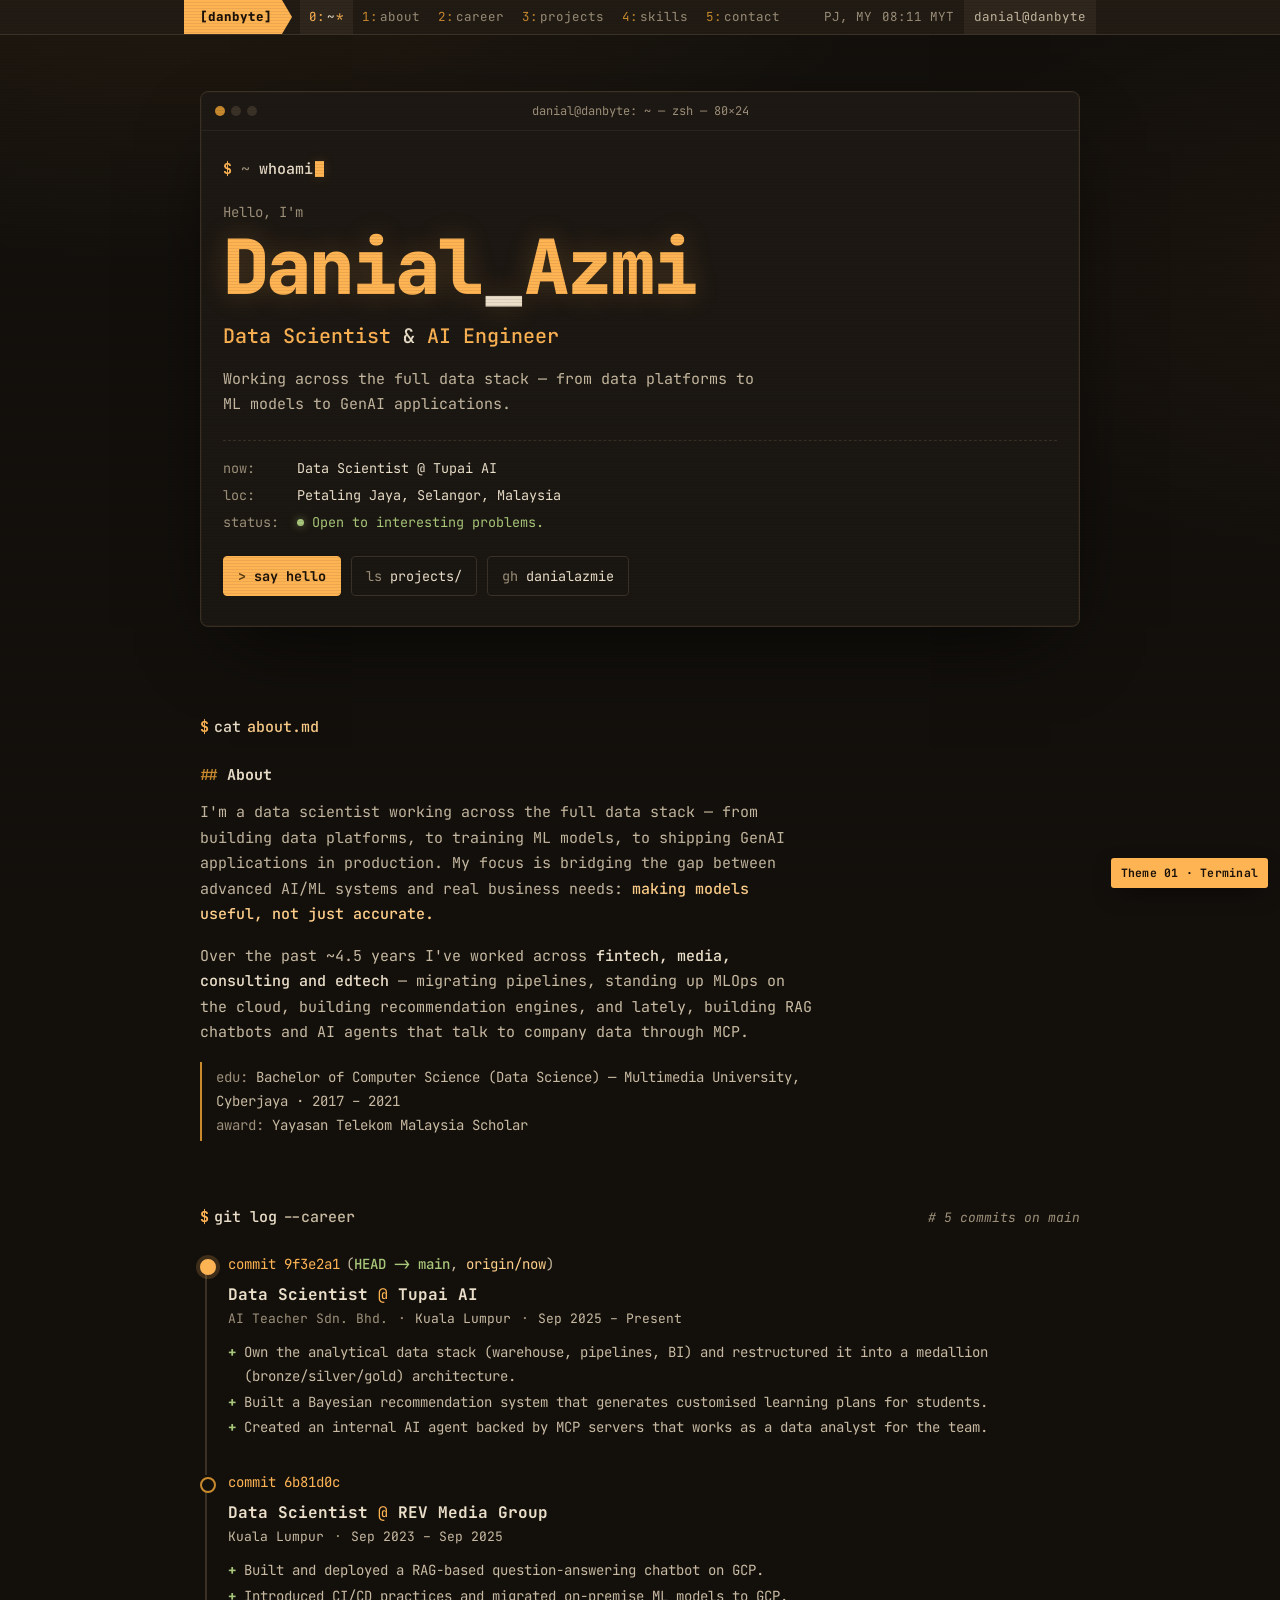
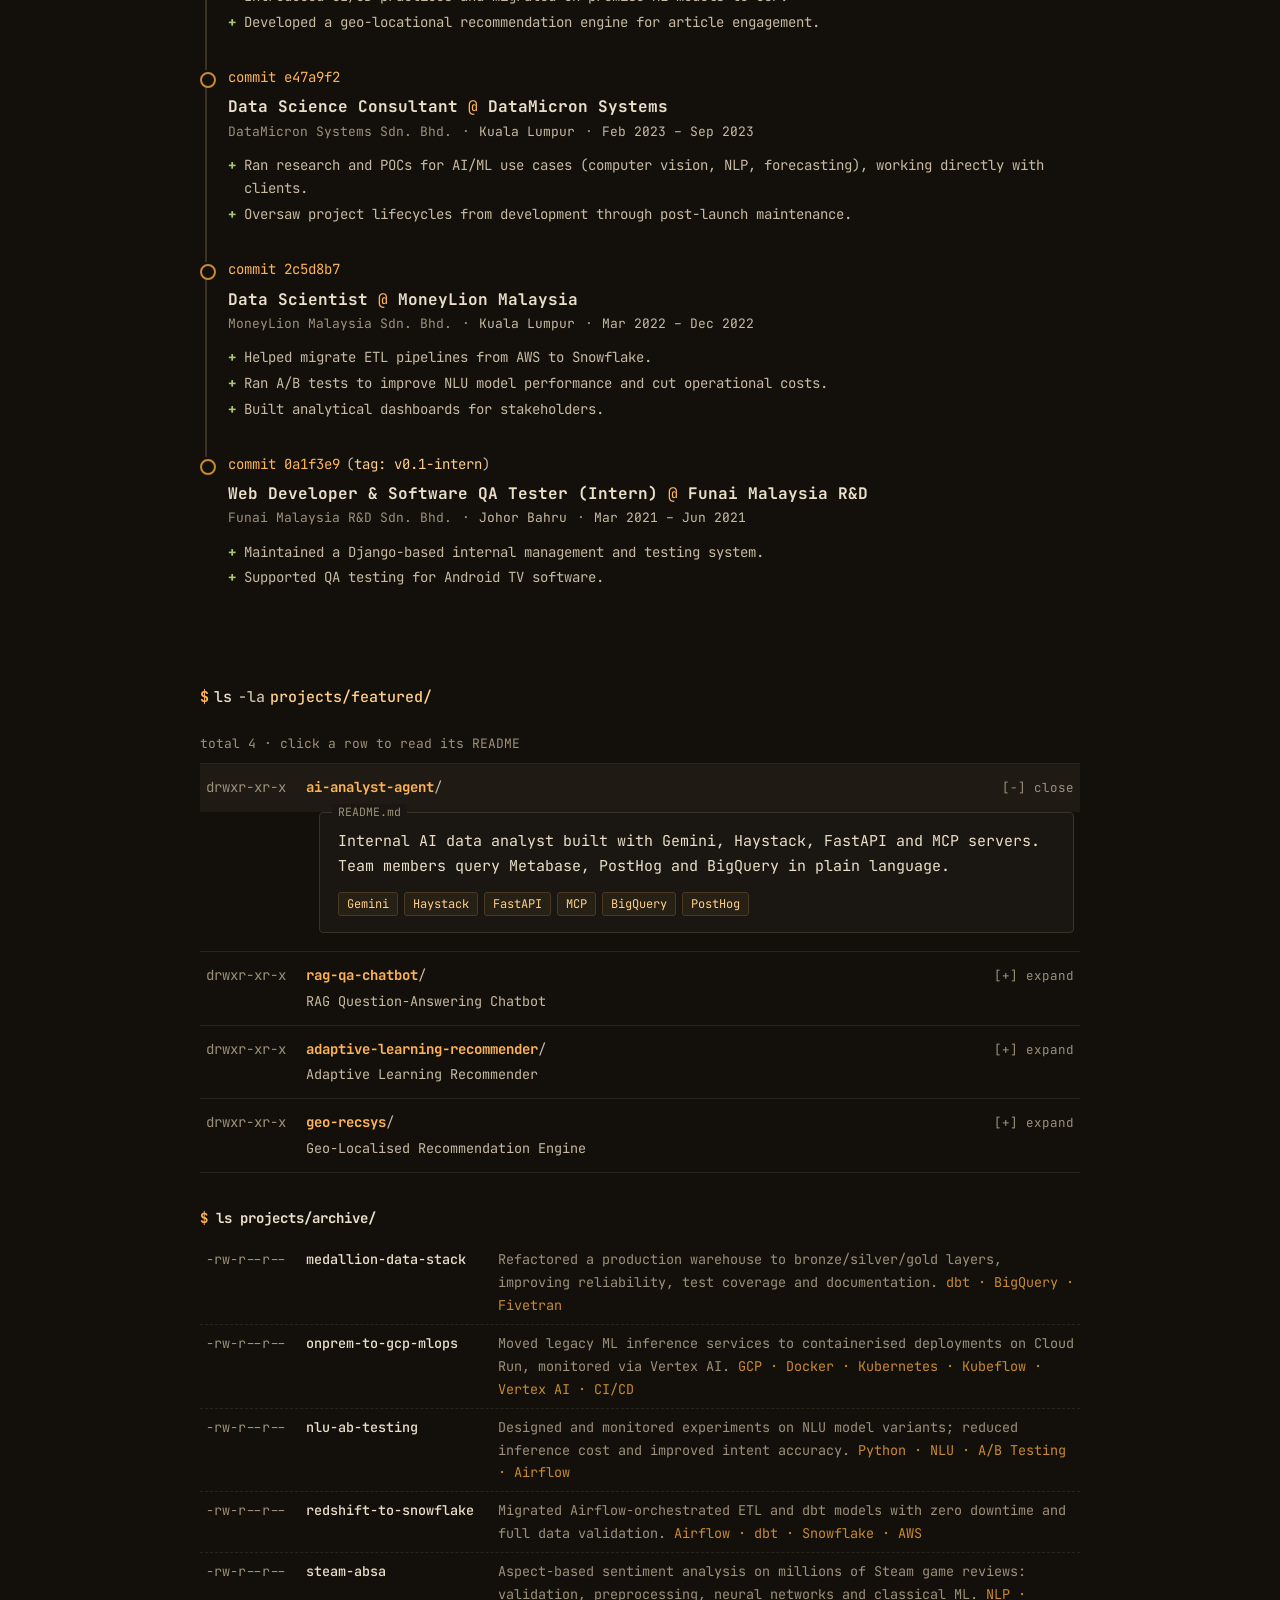
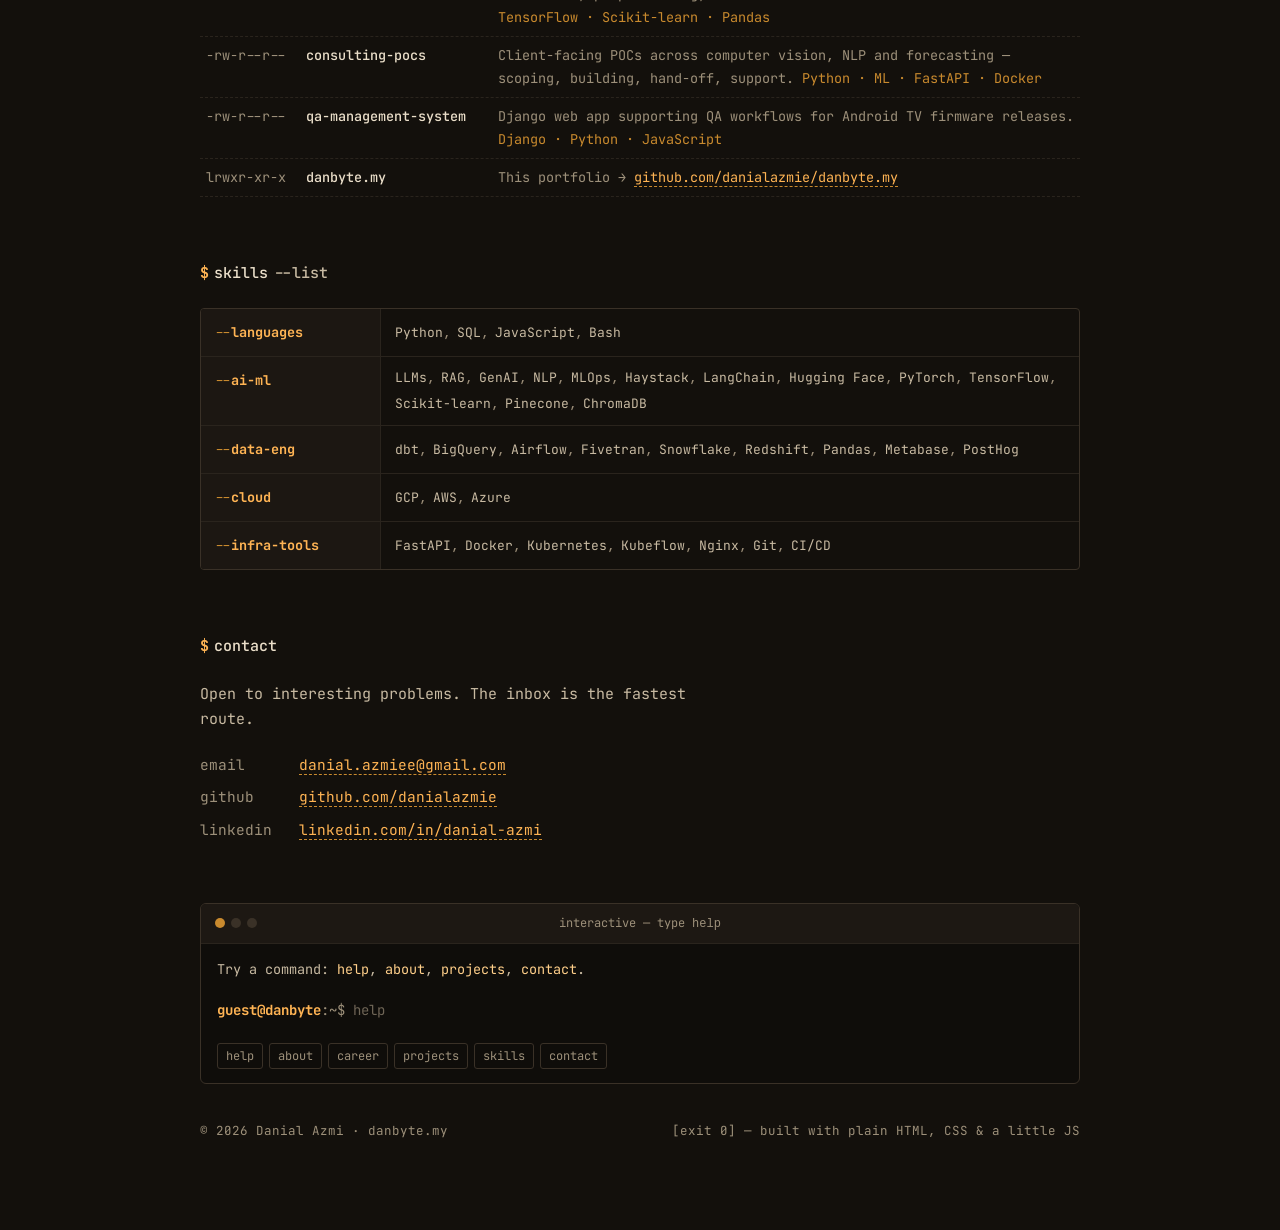
<file: themes/01-terminal.html>
<!doctype html>
<html lang="en">
<head>
<meta charset="utf-8">
<meta name="viewport" content="width=device-width, initial-scale=1">
<title>Danial Azmi — danbyte</title>
<meta name="description" content="Danial Azmi — Data Scientist & AI Engineer in Petaling Jaya, Malaysia.">
<link rel="preconnect" href="https://fonts.googleapis.com">
<link rel="preconnect" href="https://fonts.gstatic.com" crossorigin>
<link href="https://fonts.googleapis.com/css2?family=JetBrains+Mono:ital,wght@0,400;0,500;0,700;0,800;1,400&display=swap" rel="stylesheet">
<style>
:root{
  --bg:#13100c;
  --bg-2:#1a1611;
  --panel:#1d1813;
  --line:#3a3127;
  --line-soft:#2a241d;
  --fg:#ebdfca;
  --fg-2:#c8baa2;
  --dim:#9d907a;
  --amber:#ffb454;
  --amber-hi:#ffcf8a;
  --amber-lo:#c98a2e;
  --amber-glow:rgba(255,180,84,.18);
  --ok:#a9c77a;
  --err:#ef8a6f;
  --mono:"JetBrains Mono", ui-monospace, SFMono-Regular, Menlo, Consolas, monospace;
  --gut:16px;
  --max:880px;
}
*{box-sizing:border-box}
html{scroll-behavior:smooth;scroll-padding-top:56px;-webkit-text-size-adjust:100%}
@media (prefers-reduced-motion:reduce){html{scroll-behavior:auto}}
body{
  margin:0;background:var(--bg);color:var(--fg);
  font:400 15px/1.7 var(--mono);
  font-feature-settings:"calt" 1,"zero" 1;
  overflow-x:hidden;
  background-image:
    radial-gradient(1200px 600px at 15% -10%, rgba(255,170,70,.07), transparent 60%),
    radial-gradient(900px 500px at 110% 30%, rgba(255,140,40,.04), transparent 60%);
  background-attachment:fixed;
}
/* faint scanlines */
body::after{
  content:"";position:fixed;inset:0;pointer-events:none;z-index:50;
  background:repeating-linear-gradient(to bottom, rgba(0,0,0,0) 0 2px, rgba(0,0,0,.14) 2px 3px);
  mix-blend-mode:multiply;opacity:.55;
}
::selection{background:var(--amber);color:#1a1209}
a{color:var(--amber);text-decoration:none;border-bottom:1px dashed var(--amber-lo)}
a:hover{color:var(--amber-hi);border-bottom-style:solid}
:focus-visible{outline:2px solid var(--amber);outline-offset:3px;border-radius:2px}
.sr-only{position:absolute;width:1px;height:1px;padding:0;margin:-1px;overflow:hidden;clip:rect(0 0 0 0);white-space:nowrap;border:0}
.skip{position:absolute;left:8px;top:-40px;background:var(--amber);color:#1a1209;padding:4px 10px;z-index:100;border:0}
.skip:focus{top:8px}

/* ---------- tmux status bar ---------- */
.tmux{
  position:sticky;top:0;z-index:40;
  background:#211b14;border-bottom:1px solid var(--line);
  font-size:12.5px;line-height:1;
}
.tmux-inner{display:flex;align-items:stretch;gap:0;max-width:calc(var(--max) + 2*var(--gut));margin:0 auto;padding:0 var(--gut);height:34px}
.tmux .sess{
  display:flex;align-items:center;background:var(--amber);color:#1a1209;font-weight:800;
  padding:0 10px;margin-left:calc(-1 * var(--gut));padding-left:var(--gut);white-space:nowrap;
  position:relative;
}
.tmux .sess::after{content:"";position:absolute;right:-10px;top:0;border-left:10px solid var(--amber);border-top:17px solid transparent;border-bottom:17px solid transparent}
.tmux ol{list-style:none;display:flex;margin:0 0 0 18px;padding:0;overflow-x:auto;scrollbar-width:none;flex:1;min-width:0}
.tmux ol::-webkit-scrollbar{display:none}
.tmux li{display:flex}
.tmux ol a{
  display:flex;align-items:center;padding:0 9px;border:0;color:var(--dim);white-space:nowrap;
}
.tmux ol a .n{color:var(--amber-lo);margin-right:2px}
.tmux ol a:hover{color:var(--fg);background:var(--line-soft)}
.tmux ol a[aria-current="true"]{color:var(--fg);background:#2f271d}
.tmux ol a[aria-current="true"] .n{color:var(--amber)}
.tmux ol a[aria-current="true"]::after{content:"*";color:var(--amber);margin-left:1px}
.tmux .right{display:flex;align-items:center;gap:10px;color:var(--dim);white-space:nowrap;padding-left:10px}
.tmux .right .host{background:#2f271d;color:var(--fg-2);padding:0 10px;height:100%;display:flex;align-items:center;margin-right:calc(-1 * var(--gut))}
@media (max-width:620px){.tmux .right .loc{display:none}}
@media (max-width:440px){.tmux .right{display:none}.tmux ol a{padding:0 7px}}

/* ---------- layout ---------- */
main{max-width:calc(var(--max) + 2*var(--gut));margin:0 auto;padding:0 var(--gut)}
section{padding:56px 0 8px}
.cmd{
  display:flex;flex-wrap:wrap;align-items:baseline;gap:0 .6ch;
  margin:0 0 22px;font-size:15px;font-weight:500;color:var(--fg);
}
.cmd .ps{color:var(--amber);font-weight:700}
.cmd .path{color:var(--dim);font-weight:400}
.cmd .arg{color:var(--amber-hi)}
.cmd .flag{color:var(--fg-2)}
.cmd-comment{color:var(--dim);font-weight:400;font-style:italic;font-size:13px;margin-left:auto}
@media (max-width:560px){.cmd-comment{margin-left:0;width:100%}}
.rule{border:0;border-top:1px dashed var(--line);margin:0}

/* ---------- hero ---------- */
.hero{padding:56px 0 32px}
.win{
  border:1px solid var(--line);background:linear-gradient(180deg,var(--panel),var(--bg-2));
  border-radius:8px;box-shadow:0 30px 80px -30px rgba(0,0,0,.8), 0 0 0 1px rgba(255,180,84,.04) inset;
  overflow:hidden;
}
.win-bar{display:flex;align-items:center;gap:8px;padding:9px 14px;border-bottom:1px solid var(--line-soft);font-size:12px;color:var(--dim)}
.dots{display:flex;gap:6px}
.dots i{width:10px;height:10px;border-radius:50%;background:var(--line);display:block}
.dots i:first-child{background:var(--amber-lo)}
.win-bar .t{flex:1;text-align:center;overflow:hidden;text-overflow:ellipsis;white-space:nowrap}
.win-body{padding:26px 22px 30px}
@media (max-width:480px){.win-body{padding:20px 16px 24px}}
.typed-line{margin:0;color:var(--fg);font-weight:500;min-height:1.7em}
.typed-line .ps{color:var(--amber);font-weight:700}
.typed-line .path{color:var(--dim);font-weight:400}
.cursor{
  display:inline-block;width:.62em;height:1.1em;vertical-align:-.18em;margin-left:2px;
  background:var(--amber);box-shadow:0 0 12px var(--amber-glow);
  animation:blink 1.05s steps(1) infinite;
}
@keyframes blink{50%{opacity:0}}
@media (prefers-reduced-motion:reduce){.cursor{animation:none}}
.out{margin-top:18px}
.js .out.pending{visibility:hidden}
.out.show > *{animation:rise .5s cubic-bezier(.2,.7,.2,1) both}
.out.show > *:nth-child(2){animation-delay:.08s}
.out.show > *:nth-child(3){animation-delay:.16s}
.out.show > *:nth-child(4){animation-delay:.24s}
.out.show > *:nth-child(5){animation-delay:.32s}
@keyframes rise{from{opacity:0;transform:translateY(6px)}to{opacity:1;transform:none}}
@media (prefers-reduced-motion:reduce){.out.show > *{animation:none}}
.hello{color:var(--dim);margin:0 0 4px;font-size:14px}
.name{
  font-size:clamp(38px, 9vw, 76px);line-height:1;font-weight:800;letter-spacing:-.04em;margin:0 0 14px;
  color:var(--amber);text-shadow:0 0 28px rgba(255,180,84,.22);
}
.name .u{color:var(--fg)}
.role{font-size:clamp(16px,2.6vw,20px);font-weight:500;margin:0 0 14px;color:var(--fg)}
.role b{color:var(--amber);font-weight:500}
.tag{color:var(--fg-2);max-width:60ch;margin:0 0 22px}
.meta{
  display:grid;grid-template-columns:max-content 1fr;gap:4px 18px;margin:0;font-size:13.5px;
  border-top:1px dashed var(--line);padding-top:16px;
}
.meta dt{color:var(--dim)}
.meta dt::after{content:":"}
.meta dd{margin:0;color:var(--fg)}
.meta .live{color:var(--ok)}
.meta .live::before{content:"";display:inline-block;width:7px;height:7px;border-radius:50%;background:var(--ok);margin-right:8px;vertical-align:1px;box-shadow:0 0 8px rgba(169,199,122,.6)}
.hero-cta{display:flex;flex-wrap:wrap;gap:10px;margin-top:22px}
.btn{
  display:inline-flex;align-items:center;gap:8px;border:1px solid var(--line);padding:8px 14px;border-radius:4px;
  color:var(--fg);font-size:13.5px;background:var(--bg-2)
}
.btn:hover{border-color:var(--amber);color:var(--amber-hi);border-bottom-style:solid}
.btn.primary{background:var(--amber);color:#1a1209;border-color:var(--amber);font-weight:700}
.btn.primary:hover{background:var(--amber-hi);color:#1a1209}
.btn .k{color:var(--dim)}
.btn.primary .k{color:#5a3d12}

/* ---------- about ---------- */
.md{max-width:68ch}
.md h3{font-size:15px;font-weight:700;margin:0 0 12px;color:var(--fg)}
.md h3::before{content:"## ";color:var(--amber-lo)}
.md p{margin:0 0 16px;color:var(--fg-2)}
.md p strong{color:var(--fg);font-weight:500}
.md .hl{color:var(--amber-hi)}
.edu{
  margin-top:8px;border-left:2px solid var(--amber-lo);padding:4px 0 4px 14px;color:var(--fg-2);font-size:14px
}
.edu .k{color:var(--dim)}

/* ---------- git log ---------- */
.log{list-style:none;margin:0;padding:0;position:relative}
.log > li{position:relative;padding:0 0 30px 28px}
.log > li::before{content:"";position:absolute;left:5px;top:12px;bottom:-4px;width:2px;background:var(--line)}
.log > li:last-child::before{display:none}
.log > li::after{
  content:"";position:absolute;left:0;top:6px;width:12px;height:12px;border-radius:50%;
  background:var(--bg);border:2px solid var(--amber-lo);
}
.log > li.head::after{background:var(--amber);border-color:var(--amber);box-shadow:0 0 0 4px var(--amber-glow)}
.commit{margin:0;font-size:14px;color:var(--amber);display:flex;flex-wrap:wrap;gap:0 .8ch}
.commit .refs{color:var(--fg-2)}
.commit .refs b{color:var(--ok);font-weight:500}
.commit .refs em{color:var(--amber-hi);font-style:normal}
.who{margin:6px 0 0;font-size:16px;font-weight:700;color:var(--fg);line-height:1.45}
.who .at{color:var(--amber);font-weight:400}
.who .co{color:var(--fg)}
.ctx{margin:2px 0 10px;font-size:13px;color:var(--dim);display:flex;flex-wrap:wrap;gap:0 1.2ch}
.ctx .lbl{color:var(--dim)}
.ctx time,.ctx .v{color:var(--fg-2)}
.diff{list-style:none;margin:0;padding:0;font-size:14px}
.diff li{display:grid;grid-template-columns:2ch 1fr;color:var(--fg-2);padding:1px 0}
.diff li::before{content:"+";color:var(--ok);font-weight:700}

/* ---------- projects ---------- */
.ls-head{color:var(--dim);font-size:13px;margin:0 0 8px}
.ls{border-top:1px solid var(--line-soft)}
.ls details{border-bottom:1px solid var(--line-soft)}
.ls summary{
  list-style:none;cursor:pointer;display:grid;
  grid-template-columns:10.5ch 1fr auto;gap:0 2ch;align-items:baseline;
  padding:12px 6px;font-size:14px;
}
.ls summary::-webkit-details-marker{display:none}
.ls summary:hover{background:var(--line-soft)}
.ls .perm{color:var(--dim)}
.ls .fname{color:var(--amber);font-weight:700;overflow-wrap:anywhere}
.ls .fname::after{content:"/";color:var(--fg-2);font-weight:400}
.ls .toggle{color:var(--dim);font-size:12.5px;white-space:nowrap}
.ls .toggle::before{content:"[+] expand"}
.ls details[open] .toggle::before{content:"[−] close"}
.ls details[open] summary{background:#1f1a14}
.ls .one{grid-column:2 / -1;color:var(--fg-2);font-weight:400;font-size:13.5px;margin-top:2px}
.ls details[open] .one{display:none}
.card{
  margin:0 6px 18px calc(10.5ch + 2ch + 6px);
  border:1px solid var(--line);border-radius:4px;background:var(--bg-2);padding:16px 18px;position:relative
}
.card::before{
  content:"README.md";position:absolute;top:-9px;left:12px;background:var(--bg-2);padding:0 6px;
  font-size:11.5px;color:var(--dim);line-height:16px
}
.card p{margin:0 0 12px;color:var(--fg)}
.tags{display:flex;flex-wrap:wrap;gap:6px;margin:0;padding:0;list-style:none}
.tags li{font-size:12px;color:var(--amber-hi);border:1px solid #4a3a24;background:rgba(255,180,84,.06);padding:1px 8px;border-radius:3px}
@media (max-width:600px){
  .ls summary{grid-template-columns:1fr auto;padding:12px 4px}
  .ls .perm{display:none}
  .ls .one{grid-column:1 / -1}
  .card{margin:0 0 16px}
}
.more-title{margin:34px 0 10px;font-size:14px;color:var(--fg)}
.more-title .ps{color:var(--amber);font-weight:700}
.files{list-style:none;margin:0;padding:0;font-size:13.5px}
.files li{
  display:grid;grid-template-columns:10.5ch minmax(0,22ch) 1fr;gap:0 2ch;padding:7px 6px;border-bottom:1px dashed var(--line-soft)
}
.files .perm{color:var(--dim)}
.files .f{color:var(--fg);font-weight:500;overflow-wrap:anywhere}
.files .d{color:var(--dim)}
.files .d .st{color:var(--amber-lo)}
@media (max-width:720px){
  .files li{grid-template-columns:1fr;padding:9px 4px}
  .files .perm{display:none}
}

/* ---------- skills ---------- */
.skills{display:grid;gap:0;margin:0;border:1px solid var(--line);border-radius:4px;overflow:hidden}
.skills > div{display:grid;grid-template-columns:20ch 1fr;border-bottom:1px solid var(--line-soft)}
.skills > div:last-child{border-bottom:0}
.skills dt{padding:12px 14px;color:var(--amber);font-weight:700;font-size:13.5px;background:#1c1712;border-right:1px solid var(--line-soft)}
.skills dt::before{content:"--";color:var(--amber-lo);font-weight:400}
.skills dd{margin:0;padding:10px 14px;display:flex;flex-wrap:wrap;gap:4px 6px;align-items:center}
.skills dd span{font-size:13px;color:var(--fg-2)}
.skills dd span:not(:last-child)::after{content:",";color:var(--dim)}
@media (max-width:600px){
  .skills > div{grid-template-columns:1fr}
  .skills dt{border-right:0;border-bottom:1px dashed var(--line-soft);padding:9px 12px}
  .skills dd{padding:10px 12px}
}

/* ---------- contact ---------- */
.contact-lines{margin:0;display:grid;grid-template-columns:max-content 1fr;gap:8px 3ch;font-size:14.5px}
.contact-lines dt{color:var(--dim)}
.contact-lines dd{margin:0;overflow-wrap:anywhere}
.contact-note{color:var(--fg-2);margin:0 0 20px;max-width:60ch}
@media (max-width:420px){.contact-lines{grid-template-columns:1fr;gap:0}.contact-lines dd{margin-bottom:10px}}

/* ---------- interactive prompt ---------- */
.shell{
  margin:60px 0 0;border:1px solid var(--line);border-radius:6px;background:#0f0d0a;overflow:hidden
}
.shell .win-bar{background:var(--panel)}
.shell-out{
  padding:14px 16px 4px;font-size:13.5px;color:var(--fg-2);max-height:260px;overflow-y:auto;
}
.shell-out p{margin:0 0 4px;white-space:pre-wrap;overflow-wrap:anywhere}
.shell-out .echo{color:var(--fg)}
.shell-out .echo .ps{color:var(--amber)}
.shell-out .err{color:var(--err)}
.shell-out .ok{color:var(--ok)}
.shell-out kbd{font:inherit;color:var(--amber-hi)}
.shell form{display:flex;align-items:center;gap:1ch;padding:6px 16px 16px;font-size:14px}
.shell label{color:var(--amber);font-weight:700;white-space:nowrap}
.shell label .path{color:var(--dim);font-weight:400}
.shell input{
  flex:1;min-width:0;background:transparent;border:0;outline:0;color:var(--fg);font:inherit;caret-color:var(--amber);padding:4px 0
}
.shell input::placeholder{color:#6f6556}
.shell form:focus-within{box-shadow:inset 0 -2px 0 var(--amber-lo)}
.chips{display:flex;flex-wrap:wrap;gap:6px;padding:0 16px 14px}
.chips button{
  font:inherit;font-size:12px;background:transparent;color:var(--dim);border:1px solid var(--line);border-radius:3px;padding:2px 8px;cursor:pointer
}
.chips button:hover{color:var(--amber-hi);border-color:var(--amber-lo)}

footer{max-width:calc(var(--max) + 2*var(--gut));margin:0 auto;padding:28px var(--gut) 90px;color:var(--dim);font-size:12.5px;display:flex;flex-wrap:wrap;justify-content:space-between;gap:8px}

.flash{animation:flash 1.2s ease-out}
@keyframes flash{0%{background:rgba(255,180,84,.12)}100%{background:transparent}}
@media (prefers-reduced-motion:reduce){.flash{animation:none}}

/* theme badge */
.badge{
  position:fixed;right:12px;bottom:12px;z-index:60;
  font-size:11.5px;letter-spacing:.02em;color:#1a1209;background:var(--amber);
  padding:5px 10px;border-radius:3px;font-weight:700;box-shadow:0 8px 24px -8px rgba(0,0,0,.7)
}
</style>
</head>
<body>
<a class="skip" href="#main">Skip to content</a>

<header class="tmux" role="banner">
  <div class="tmux-inner">
    <span class="sess" aria-hidden="true">[danbyte]</span>
    <nav aria-label="Primary" style="display:flex;flex:1;min-width:0">
      <ol>
        <li><a href="#top" data-sec="top"><span class="n">0:</span>~</a></li>
        <li><a href="#about" data-sec="about"><span class="n">1:</span>about</a></li>
        <li><a href="#career" data-sec="career"><span class="n">2:</span>career</a></li>
        <li><a href="#projects" data-sec="projects"><span class="n">3:</span>projects</a></li>
        <li><a href="#skills" data-sec="skills"><span class="n">4:</span>skills</a></li>
        <li><a href="#contact" data-sec="contact"><span class="n">5:</span>contact</a></li>
      </ol>
    </nav>
    <div class="right" aria-hidden="true">
      <span class="loc">PJ, MY</span>
      <span class="clock" id="clock">--:--</span>
      <span class="host">danial@danbyte</span>
    </div>
  </div>
</header>

<main id="main">

  <!-- HERO -->
  <section class="hero" id="top" aria-labelledby="hero-name">
    <div class="win">
      <div class="win-bar" aria-hidden="true">
        <span class="dots"><i></i><i></i><i></i></span>
        <span class="t">danial@danbyte: ~ — zsh — 80×24</span>
        <span style="width:42px"></span>
      </div>
      <div class="win-body">
        <p class="typed-line"><span class="ps">$</span> <span class="path">~</span> <span id="typed" aria-label="whoami">whoami</span><span class="cursor" id="cursor" aria-hidden="true"></span></p>
        <div class="out" id="hero-out">
          <p class="hello">Hello, I'm</p>
          <h1 class="name" id="hero-name">Danial<span class="u">_</span>Azmi</h1>
          <p class="role"><b>Data Scientist</b> &amp; <b>AI Engineer</b></p>
          <p class="tag">Working across the full data stack — from data platforms to ML models to GenAI applications.</p>
          <div>
            <dl class="meta">
              <dt>now</dt><dd>Data Scientist @ Tupai AI</dd>
              <dt>loc</dt><dd>Petaling Jaya, Selangor, Malaysia</dd>
              <dt>status</dt><dd class="live">Open to interesting problems.</dd>
            </dl>
            <div class="hero-cta">
              <a class="btn primary" href="mailto:danial.azmiee@gmail.com"><span class="k" aria-hidden="true">&gt;</span> say hello</a>
              <a class="btn" href="#projects"><span class="k" aria-hidden="true">ls</span> projects/</a>
              <a class="btn" href="https://github.com/danialazmie" rel="noopener"><span class="k" aria-hidden="true">gh</span> danialazmie</a>
            </div>
          </div>
        </div>
      </div>
    </div>
  </section>

  <!-- ABOUT -->
  <section id="about" aria-labelledby="about-h">
    <h2 class="cmd" id="about-h"><span class="ps" aria-hidden="true">$</span><span class="sr-only">About — </span><span aria-hidden="true">cat</span> <span class="arg" aria-hidden="true">about.md</span></h2>
    <div class="md">
      <h3>About</h3>
      <p>I'm a data scientist working across the full data stack — from building data platforms, to training ML models, to shipping GenAI applications in production. My focus is bridging the gap between advanced AI/ML systems and real business needs: <strong class="hl">making models useful, not just accurate.</strong></p>
      <p>Over the past ~4.5 years I've worked across <strong>fintech, media, consulting and edtech</strong> — migrating pipelines, standing up MLOps on the cloud, building recommendation engines, and lately, building RAG chatbots and AI agents that talk to company data through MCP.</p>
      <div class="edu">
        <span class="k">edu:</span> Bachelor of Computer Science (Data Science) — Multimedia University, Cyberjaya · 2017 – 2021<br>
        <span class="k">award:</span> Yayasan Telekom Malaysia Scholar
      </div>
    </div>
  </section>

  <!-- CAREER -->
  <section id="career" aria-labelledby="career-h">
    <h2 class="cmd" id="career-h"><span class="ps" aria-hidden="true">$</span><span class="sr-only">Experience — </span><span aria-hidden="true">git log</span> <span class="flag" aria-hidden="true">--career</span><span class="cmd-comment" aria-hidden="true"># 5 commits on main</span></h2>
    <ol class="log">
      <li class="head">
        <p class="commit"><span>commit 9f3e2a1</span><span class="refs">(<b>HEAD -&gt; main</b>, <em>origin/now</em>)</span></p>
        <h3 class="who">Data Scientist <span class="at">@</span> <span class="co">Tupai AI</span></h3>
        <p class="ctx"><span>AI Teacher Sdn. Bhd.</span><span>·</span><span class="v">Kuala Lumpur</span><span>·</span><time>Sep 2025 – Present</time></p>
        <ul class="diff">
          <li>Own the analytical data stack (warehouse, pipelines, BI) and restructured it into a medallion (bronze/silver/gold) architecture.</li>
          <li>Built a Bayesian recommendation system that generates customised learning plans for students.</li>
          <li>Created an internal AI agent backed by MCP servers that works as a data analyst for the team.</li>
        </ul>
      </li>
      <li>
        <p class="commit"><span>commit 6b81d0c</span></p>
        <h3 class="who">Data Scientist <span class="at">@</span> <span class="co">REV Media Group</span></h3>
        <p class="ctx"><span class="v">Kuala Lumpur</span><span>·</span><time>Sep 2023 – Sep 2025</time></p>
        <ul class="diff">
          <li>Built and deployed a RAG-based question-answering chatbot on GCP.</li>
          <li>Introduced CI/CD practices and migrated on-premise ML models to GCP.</li>
          <li>Developed a geo-locational recommendation engine for article engagement.</li>
        </ul>
      </li>
      <li>
        <p class="commit"><span>commit e47a9f2</span></p>
        <h3 class="who">Data Science Consultant <span class="at">@</span> <span class="co">DataMicron Systems</span></h3>
        <p class="ctx"><span>DataMicron Systems Sdn. Bhd.</span><span>·</span><span class="v">Kuala Lumpur</span><span>·</span><time>Feb 2023 – Sep 2023</time></p>
        <ul class="diff">
          <li>Ran research and POCs for AI/ML use cases (computer vision, NLP, forecasting), working directly with clients.</li>
          <li>Oversaw project lifecycles from development through post-launch maintenance.</li>
        </ul>
      </li>
      <li>
        <p class="commit"><span>commit 2c5d8b7</span></p>
        <h3 class="who">Data Scientist <span class="at">@</span> <span class="co">MoneyLion Malaysia</span></h3>
        <p class="ctx"><span>MoneyLion Malaysia Sdn. Bhd.</span><span>·</span><span class="v">Kuala Lumpur</span><span>·</span><time>Mar 2022 – Dec 2022</time></p>
        <ul class="diff">
          <li>Helped migrate ETL pipelines from AWS to Snowflake.</li>
          <li>Ran A/B tests to improve NLU model performance and cut operational costs.</li>
          <li>Built analytical dashboards for stakeholders.</li>
        </ul>
      </li>
      <li>
        <p class="commit"><span>commit 0a1f3e9</span><span class="refs">(<em>tag: v0.1-intern</em>)</span></p>
        <h3 class="who">Web Developer &amp; Software QA Tester (Intern) <span class="at">@</span> <span class="co">Funai Malaysia R&amp;D</span></h3>
        <p class="ctx"><span>Funai Malaysia R&amp;D Sdn. Bhd.</span><span>·</span><span class="v">Johor Bahru</span><span>·</span><time>Mar 2021 – Jun 2021</time></p>
        <ul class="diff">
          <li>Maintained a Django-based internal management and testing system.</li>
          <li>Supported QA testing for Android TV software.</li>
        </ul>
      </li>
    </ol>
  </section>

  <!-- PROJECTS -->
  <section id="projects" aria-labelledby="projects-h">
    <h2 class="cmd" id="projects-h"><span class="ps" aria-hidden="true">$</span><span class="sr-only">Projects — </span><span aria-hidden="true">ls</span> <span class="flag" aria-hidden="true">-la</span> <span class="arg" aria-hidden="true">projects/featured/</span></h2>
    <p class="ls-head" aria-hidden="true">total 4 · click a row to read its README</p>
    <div class="ls">
      <details open>
        <summary><span class="perm" aria-hidden="true">drwxr-xr-x</span><span class="fname">ai-analyst-agent</span><span class="toggle" aria-hidden="true"></span><span class="one">AI Analyst Agent (MCP)</span></summary>
        <div class="card">
          <h3 class="sr-only">AI Analyst Agent (MCP)</h3>
          <p>Internal AI data analyst built with Gemini, Haystack, FastAPI and MCP servers. Team members query Metabase, PostHog and BigQuery in plain language.</p>
          <ul class="tags" aria-label="Stack"><li>Gemini</li><li>Haystack</li><li>FastAPI</li><li>MCP</li><li>BigQuery</li><li>PostHog</li></ul>
        </div>
      </details>
      <details>
        <summary><span class="perm" aria-hidden="true">drwxr-xr-x</span><span class="fname">rag-qa-chatbot</span><span class="toggle" aria-hidden="true"></span><span class="one">RAG Question-Answering Chatbot</span></summary>
        <div class="card">
          <h3 class="sr-only">RAG Question-Answering Chatbot</h3>
          <p>End-to-end production chatbot using retrieval-augmented generation for a major Malaysian media group, serving customer queries across digital channels on GCP.</p>
          <ul class="tags" aria-label="Stack"><li>RAG</li><li>Haystack</li><li>FastAPI</li><li>GCP</li><li>Python</li></ul>
        </div>
      </details>
      <details>
        <summary><span class="perm" aria-hidden="true">drwxr-xr-x</span><span class="fname">adaptive-learning-recommender</span><span class="toggle" aria-hidden="true"></span><span class="one">Adaptive Learning Recommender</span></summary>
        <div class="card">
          <h3 class="sr-only">Adaptive Learning Recommender</h3>
          <p>Personalised learning-plan generator for an edtech platform. A Bayesian model adapts content order to each student's performance and history.</p>
          <ul class="tags" aria-label="Stack"><li>Python</li><li>Bayesian</li><li>ML</li><li>BigQuery</li><li>dbt</li></ul>
        </div>
      </details>
      <details>
        <summary><span class="perm" aria-hidden="true">drwxr-xr-x</span><span class="fname">geo-recsys</span><span class="toggle" aria-hidden="true"></span><span class="one">Geo-Localised Recommendation Engine</span></summary>
        <div class="card">
          <h3 class="sr-only">Geo-Localised Recommendation Engine</h3>
          <p>Hyper-personalised recommendations combining geo-location signals with behavioural data to lift organic article engagement.</p>
          <ul class="tags" aria-label="Stack"><li>Python</li><li>GCP</li><li>RecSys</li><li>BigQuery</li></ul>
        </div>
      </details>
    </div>

    <h3 class="more-title"><span class="ps" aria-hidden="true">$</span> <span aria-hidden="true">ls projects/archive/</span><span class="sr-only">More projects</span></h3>
    <ul class="files">
      <li><span class="perm" aria-hidden="true">-rw-r--r--</span><span class="f">medallion-data-stack</span><span class="d">Refactored a production warehouse to bronze/silver/gold layers, improving reliability, test coverage and documentation. <span class="st">dbt · BigQuery · Fivetran</span></span></li>
      <li><span class="perm" aria-hidden="true">-rw-r--r--</span><span class="f">onprem-to-gcp-mlops</span><span class="d">Moved legacy ML inference services to containerised deployments on Cloud Run, monitored via Vertex AI. <span class="st">GCP · Docker · Kubernetes · Kubeflow · Vertex AI · CI/CD</span></span></li>
      <li><span class="perm" aria-hidden="true">-rw-r--r--</span><span class="f">nlu-ab-testing</span><span class="d">Designed and monitored experiments on NLU model variants; reduced inference cost and improved intent accuracy. <span class="st">Python · NLU · A/B Testing · Airflow</span></span></li>
      <li><span class="perm" aria-hidden="true">-rw-r--r--</span><span class="f">redshift-to-snowflake</span><span class="d">Migrated Airflow-orchestrated ETL and dbt models with zero downtime and full data validation. <span class="st">Airflow · dbt · Snowflake · AWS</span></span></li>
      <li><span class="perm" aria-hidden="true">-rw-r--r--</span><span class="f">steam-absa</span><span class="d">Aspect-based sentiment analysis on millions of Steam game reviews: validation, preprocessing, neural networks and classical ML. <span class="st">NLP · TensorFlow · Scikit-learn · Pandas</span></span></li>
      <li><span class="perm" aria-hidden="true">-rw-r--r--</span><span class="f">consulting-pocs</span><span class="d">Client-facing POCs across computer vision, NLP and forecasting — scoping, building, hand-off, support. <span class="st">Python · ML · FastAPI · Docker</span></span></li>
      <li><span class="perm" aria-hidden="true">-rw-r--r--</span><span class="f">qa-management-system</span><span class="d">Django web app supporting QA workflows for Android TV firmware releases. <span class="st">Django · Python · JavaScript</span></span></li>
      <li><span class="perm" aria-hidden="true">lrwxr-xr-x</span><span class="f">danbyte.my</span><span class="d">This portfolio → <a href="https://github.com/danialazmie/danbyte.my" rel="noopener">github.com/danialazmie/danbyte.my</a></span></li>
    </ul>
  </section>

  <!-- SKILLS -->
  <section id="skills" aria-labelledby="skills-h">
    <h2 class="cmd" id="skills-h"><span class="ps" aria-hidden="true">$</span><span class="sr-only">Skills — </span><span aria-hidden="true">skills</span> <span class="flag" aria-hidden="true">--list</span></h2>
    <dl class="skills">
      <div><dt>languages</dt><dd><span>Python</span><span>SQL</span><span>JavaScript</span><span>Bash</span></dd></div>
      <div><dt>ai-ml</dt><dd><span>LLMs</span><span>RAG</span><span>GenAI</span><span>NLP</span><span>MLOps</span><span>Haystack</span><span>LangChain</span><span>Hugging Face</span><span>PyTorch</span><span>TensorFlow</span><span>Scikit-learn</span><span>Pinecone</span><span>ChromaDB</span></dd></div>
      <div><dt>data-eng</dt><dd><span>dbt</span><span>BigQuery</span><span>Airflow</span><span>Fivetran</span><span>Snowflake</span><span>Redshift</span><span>Pandas</span><span>Metabase</span><span>PostHog</span></dd></div>
      <div><dt>cloud</dt><dd><span>GCP</span><span>AWS</span><span>Azure</span></dd></div>
      <div><dt>infra-tools</dt><dd><span>FastAPI</span><span>Docker</span><span>Kubernetes</span><span>Kubeflow</span><span>Nginx</span><span>Git</span><span>CI/CD</span></dd></div>
    </dl>
  </section>

  <!-- CONTACT -->
  <section id="contact" aria-labelledby="contact-h">
    <h2 class="cmd" id="contact-h"><span class="ps" aria-hidden="true">$</span><span class="sr-only">Contact — </span><span aria-hidden="true">contact</span></h2>
    <p class="contact-note">Open to interesting problems. The inbox is the fastest route.</p>
    <dl class="contact-lines">
      <dt>email</dt><dd><a href="mailto:danial.azmiee@gmail.com">danial.azmiee@gmail.com</a></dd>
      <dt>github</dt><dd><a href="https://github.com/danialazmie" rel="noopener">github.com/danialazmie</a></dd>
      <dt>linkedin</dt><dd><a href="https://linkedin.com/in/danial-azmi" rel="noopener">linkedin.com/in/danial-azmi</a></dd>
    </dl>

    <div class="shell" id="shell">
      <div class="win-bar" aria-hidden="true">
        <span class="dots"><i></i><i></i><i></i></span>
        <span class="t">interactive — type <kbd>help</kbd></span>
        <span style="width:42px"></span>
      </div>
      <div class="shell-out" id="shell-out" role="log" aria-live="polite">
        <p>Try a command: <kbd>help</kbd>, <kbd>about</kbd>, <kbd>projects</kbd>, <kbd>contact</kbd>.</p>
      </div>
      <form id="shell-form" autocomplete="off">
        <label for="shell-in"><span>guest@danbyte</span><span class="path">:~$</span></label>
        <input id="shell-in" type="text" spellcheck="false" autocapitalize="off" enterkeyhint="go" placeholder="help" aria-describedby="shell-out">
      </form>
      <div class="chips" aria-label="Quick commands">
        <button type="button" data-cmd="help">help</button>
        <button type="button" data-cmd="about">about</button>
        <button type="button" data-cmd="career">career</button>
        <button type="button" data-cmd="projects">projects</button>
        <button type="button" data-cmd="skills">skills</button>
        <button type="button" data-cmd="contact">contact</button>
      </div>
    </div>
  </section>
</main>

<footer>
  <span>© <span id="yr">2026</span> Danial Azmi · danbyte.my</span>
  <span>[exit 0] — built with plain HTML, CSS &amp; a little JS</span>
</footer>

<div class="badge" aria-hidden="true">Theme 01 · Terminal</div>

<script>
(function(){
  var doc = document.documentElement;
  doc.classList.add('js');
  var reduce = window.matchMedia && window.matchMedia('(prefers-reduced-motion: reduce)').matches;

  /* ---- hero typing ---- */
  var typed = document.getElementById('typed');
  var out = document.getElementById('hero-out');
  var word = 'whoami';
  function reveal(){ out.classList.remove('pending'); if (!reduce) out.classList.add('show'); }
  if (reduce) { typed.textContent = word; reveal(); }
  else {
    out.classList.add('pending');
    typed.textContent = '';
    var i = 0;
    setTimeout(function step(){
      if (i < word.length) { typed.textContent += word.charAt(i++); setTimeout(step, 70 + Math.random()*70); }
      else setTimeout(reveal, 260);
    }, 450);
  }

  /* ---- tmux clock (Malaysia time) ---- */
  var clock = document.getElementById('clock');
  function tick(){
    try {
      clock.textContent = new Date().toLocaleTimeString('en-GB',{hour:'2-digit',minute:'2-digit',timeZone:'Asia/Kuala_Lumpur'}) + ' MYT';
    } catch(e){ clock.textContent = ''; }
  }
  tick(); setInterval(tick, 30000);
  document.getElementById('yr').textContent = new Date().getFullYear();

  /* ---- active window in status bar ---- */
  var links = document.querySelectorAll('.tmux ol a');
  var secs = ['top','about','career','projects','skills','contact'].map(function(id){ return document.getElementById(id); });
  function setActive(id){
    for (var k=0;k<links.length;k++){
      if (links[k].getAttribute('data-sec') === id) links[k].setAttribute('aria-current','true');
      else links[k].removeAttribute('aria-current');
    }
  }
  function onScroll(){
    var y = window.scrollY + window.innerHeight * 0.35, cur = 'top';
    if (window.innerHeight + window.scrollY >= document.body.scrollHeight - 4) cur = 'contact';
    else secs.forEach(function(s){ if (s && s.offsetTop <= y) cur = s.id; });
    setActive(cur);
  }
  window.addEventListener('scroll', onScroll, {passive:true}); onScroll();

  /* ---- interactive prompt ---- */
  var form = document.getElementById('shell-form');
  var input = document.getElementById('shell-in');
  var log = document.getElementById('shell-out');
  var history = [], hIdx = 0;

  function line(text, cls){
    var p = document.createElement('p');
    if (cls) p.className = cls;
    p.textContent = text;
    log.appendChild(p);
    log.scrollTop = log.scrollHeight;
    return p;
  }
  function go(id, label){
    var el = document.getElementById(id);
    if (!el) return;
    line('→ jumping to ' + label + ' …', 'ok');
    setTimeout(function(){
      el.scrollIntoView({behavior: reduce ? 'auto' : 'smooth', block:'start'});
      el.classList.remove('flash'); void el.offsetWidth; el.classList.add('flash');
      var h = el.querySelector('h1, h2');
      if (h){ h.setAttribute('tabindex','-1'); h.focus({preventScroll:true}); }
    }, 180);
  }
  var cmds = {
    help: function(){
      line('available commands:');
      line('  about      cat about.md');
      line('  career     git log --career   (alias: experience, work)');
      line('  projects   ls projects/');
      line('  skills     skills --list');
      line('  contact    how to reach me');
      line('  email      open your mail client');
      line('  github     open github.com/danialazmie');
      line('  clear      clear this screen');
    },
    about: function(){ go('about','about.md'); },
    career: function(){ go('career','git log --career'); },
    projects: function(){ go('projects','projects/'); },
    skills: function(){ go('skills','skills --list'); },
    contact: function(){ go('contact','contact'); },
    whoami: function(){ line('Danial Azmi — Data Scientist & AI Engineer'); },
    email: function(){ line('opening mailto:danial.azmiee@gmail.com', 'ok'); window.location.href = 'mailto:danial.azmiee@gmail.com'; },
    github: function(){ line('opening github.com/danialazmie', 'ok'); window.open('https://github.com/danialazmie','_blank','noopener'); },
    linkedin: function(){ line('opening linkedin.com/in/danial-azmi', 'ok'); window.open('https://linkedin.com/in/danial-azmi','_blank','noopener'); },
    ls: function(){ line('about.md  career.log  projects/  skills.txt  contact'); },
    home: function(){ go('top','~'); },
    clear: function(){ log.innerHTML = ''; },
    sudo: function(){ line('nice try. this incident will be reported.', 'err'); }
  };
  var alias = { experience:'career', work:'career', exp:'career', 'git':'career', top:'home', '~':'home', cd:'home', mail:'email', cls:'clear', '?':'help', man:'help' };

  function run(raw){
    var v = String(raw || '').trim();
    var echo = document.createElement('p');
    echo.className = 'echo';
    var ps = document.createElement('span'); ps.className = 'ps'; ps.textContent = '$ ';
    echo.appendChild(ps); echo.appendChild(document.createTextNode(v));
    log.appendChild(echo);
    if (!v){ log.scrollTop = log.scrollHeight; return; }
    history.push(v); hIdx = history.length;
    var parts = v.toLowerCase().split(/\s+/);
    var c = parts[0];
    if (c === 'cd' && parts[1]) c = parts[1].replace(/[\/.]/g,'') || 'home';
    if (c === 'cat' && parts[1]) c = parts[1].replace(/\.\w+$/,'');
    c = alias[c] || c;
    if (Object.prototype.hasOwnProperty.call(cmds, c)) cmds[c]();
    else line('zsh: command not found: ' + parts[0] + ' — try "help"', 'err');
  }

  form.addEventListener('submit', function(e){ e.preventDefault(); run(input.value); input.value=''; });
  input.addEventListener('keydown', function(e){
    if (e.key === 'ArrowUp' && history.length){ e.preventDefault(); hIdx = Math.max(0, hIdx-1); input.value = history[hIdx]; }
    else if (e.key === 'ArrowDown' && history.length){ e.preventDefault(); hIdx = Math.min(history.length, hIdx+1); input.value = history[hIdx] || ''; }
    else if (e.key === 'Tab' && input.value){
      var m = Object.keys(cmds).filter(function(k){ return k.indexOf(input.value.toLowerCase()) === 0; });
      if (m.length === 1){ e.preventDefault(); input.value = m[0]; }
    }
  });
  document.querySelectorAll('.chips button').forEach(function(b){
    b.addEventListener('click', function(){ run(b.getAttribute('data-cmd')); });
  });
  /* "/" focuses the prompt, like a real shell hotkey */
  document.addEventListener('keydown', function(e){
    if (e.key === '/' && document.activeElement !== input && !/INPUT|TEXTAREA/.test(document.activeElement.tagName)){
      e.preventDefault(); input.focus({preventScroll:false});
    }
  });
})();
</script>
</body>
</html>
</file>
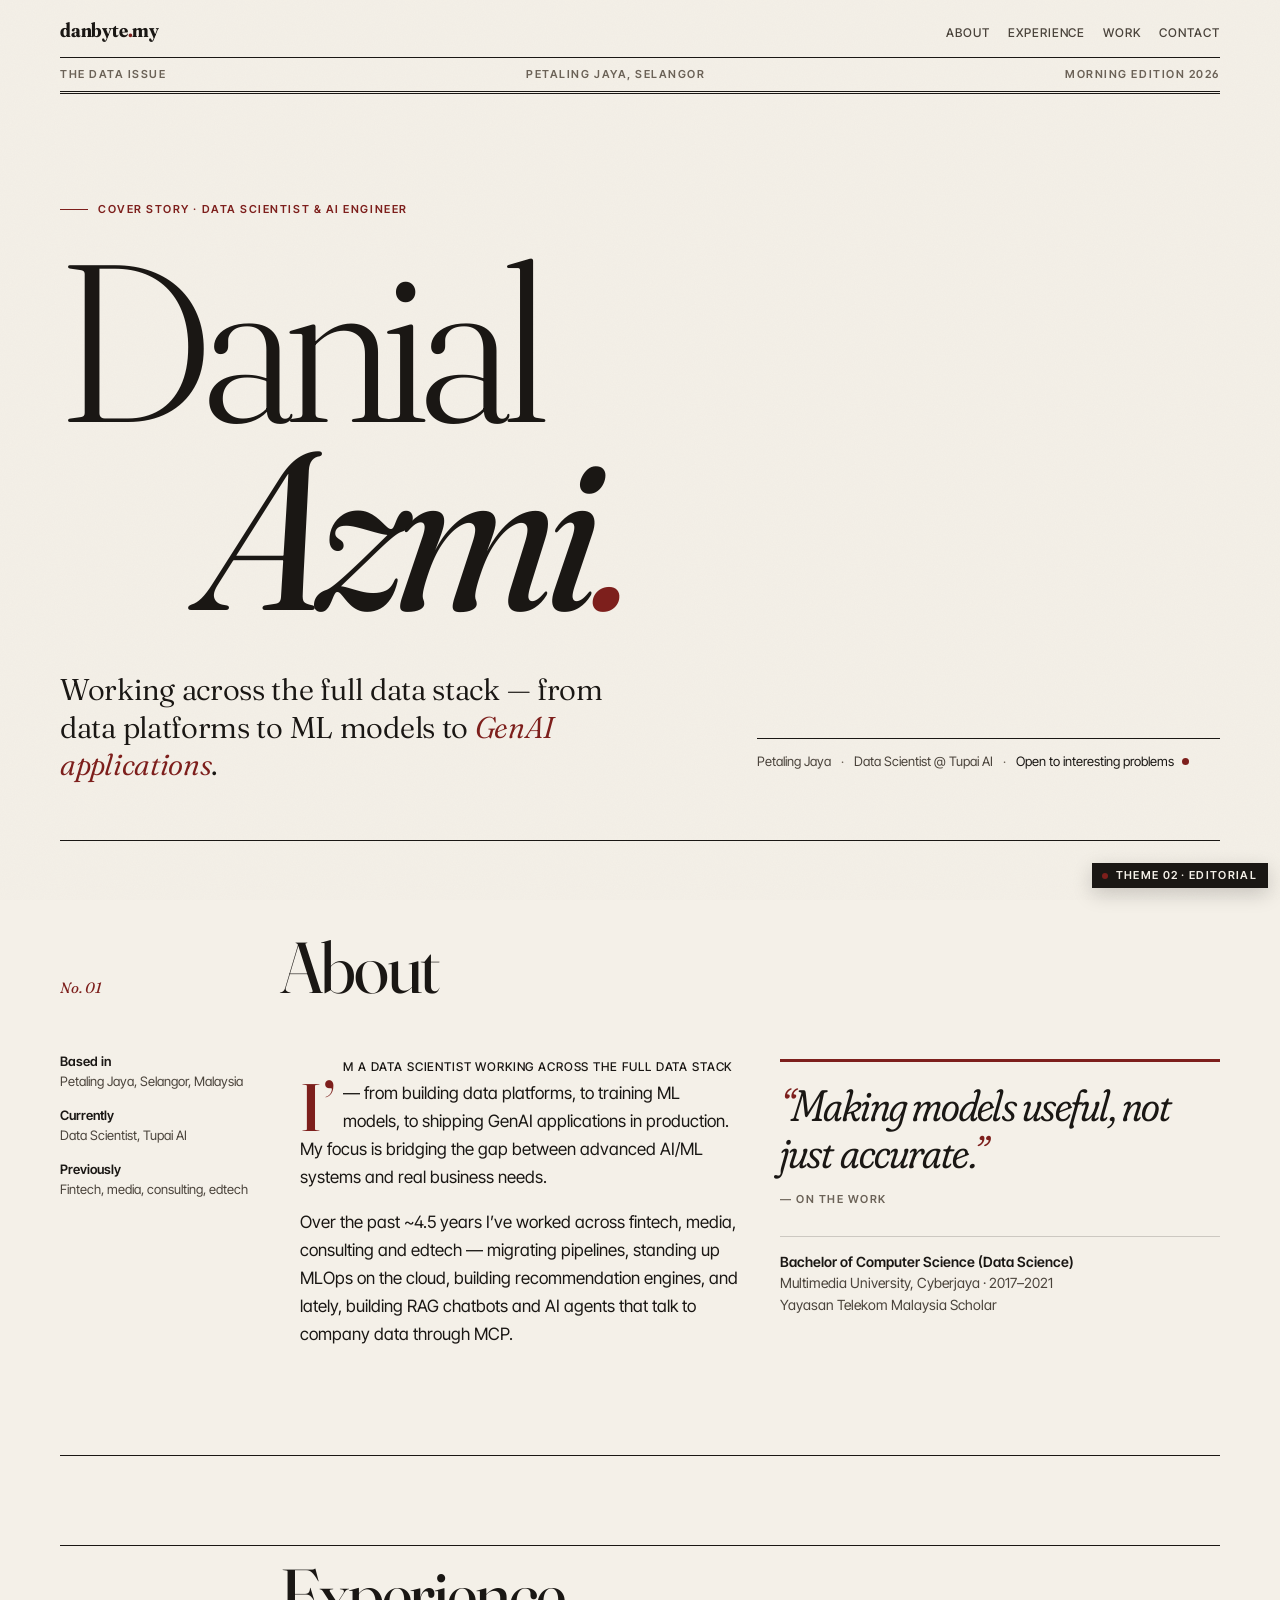
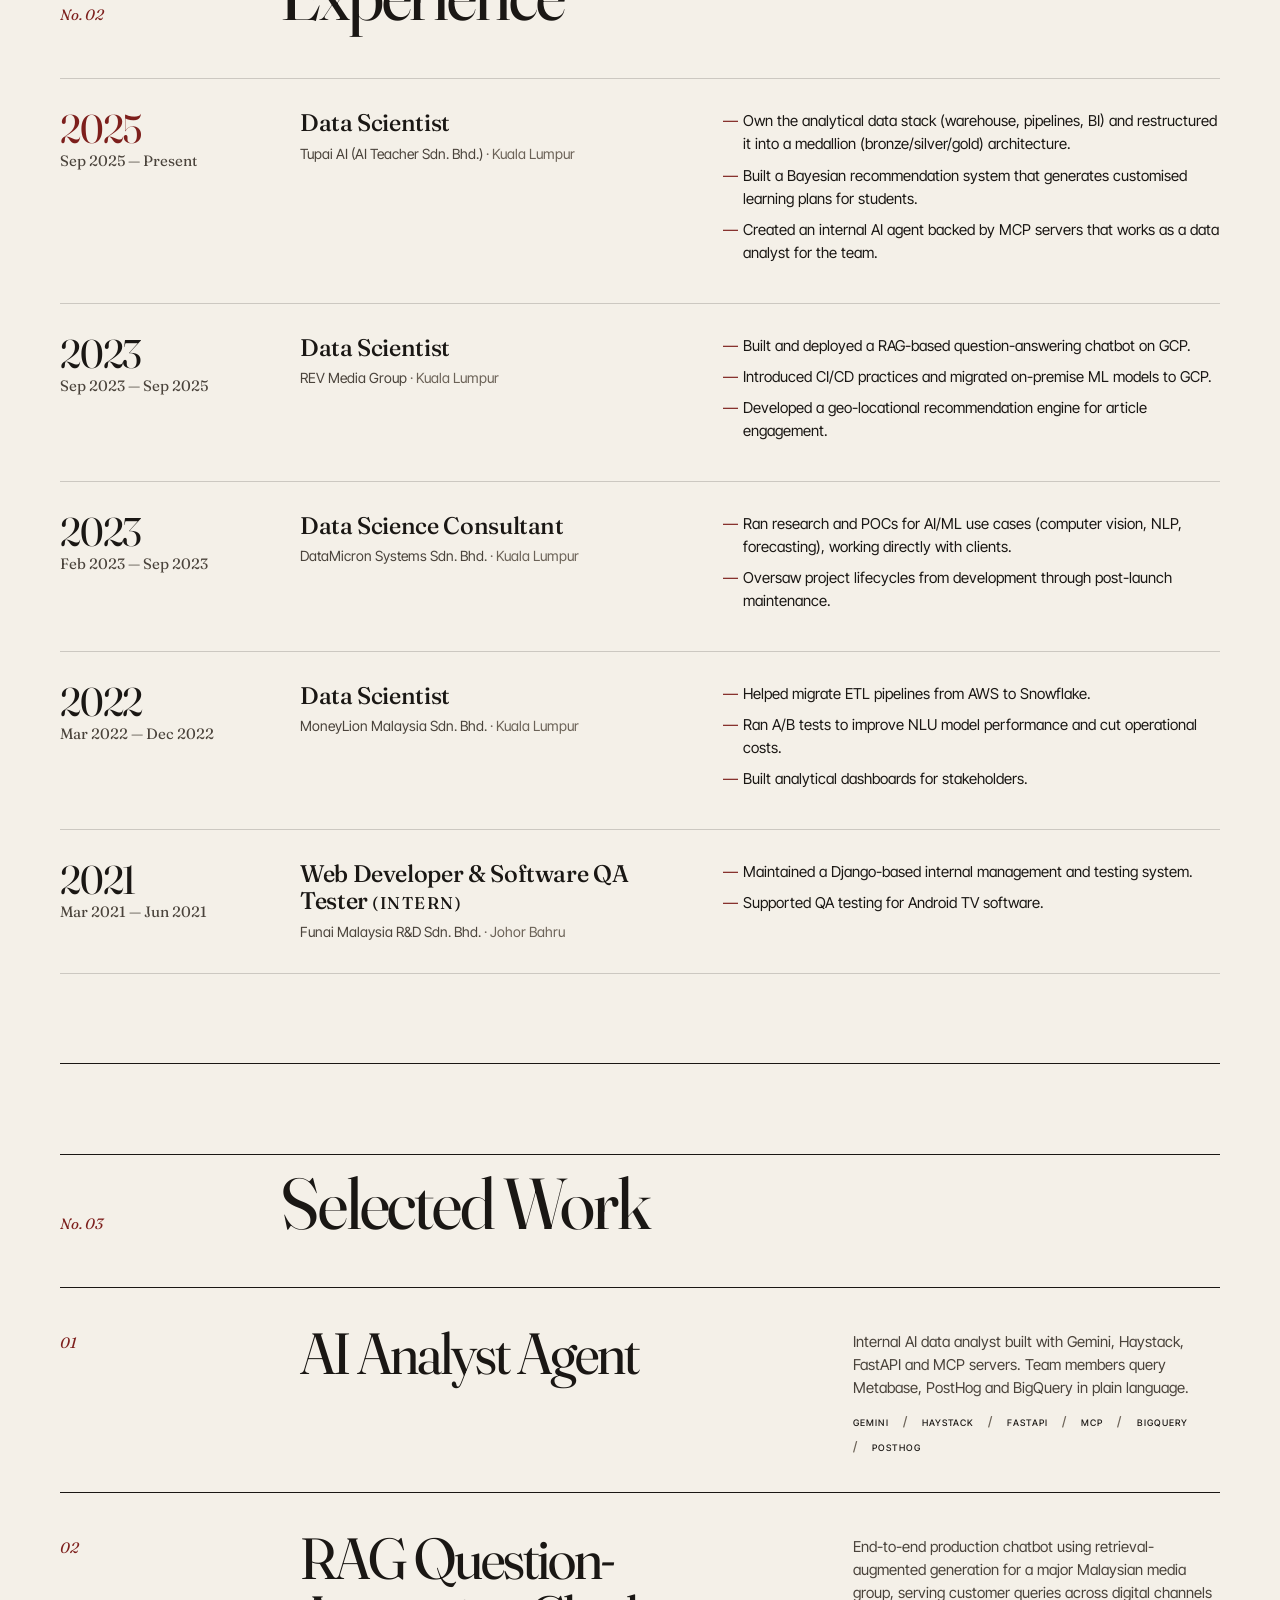
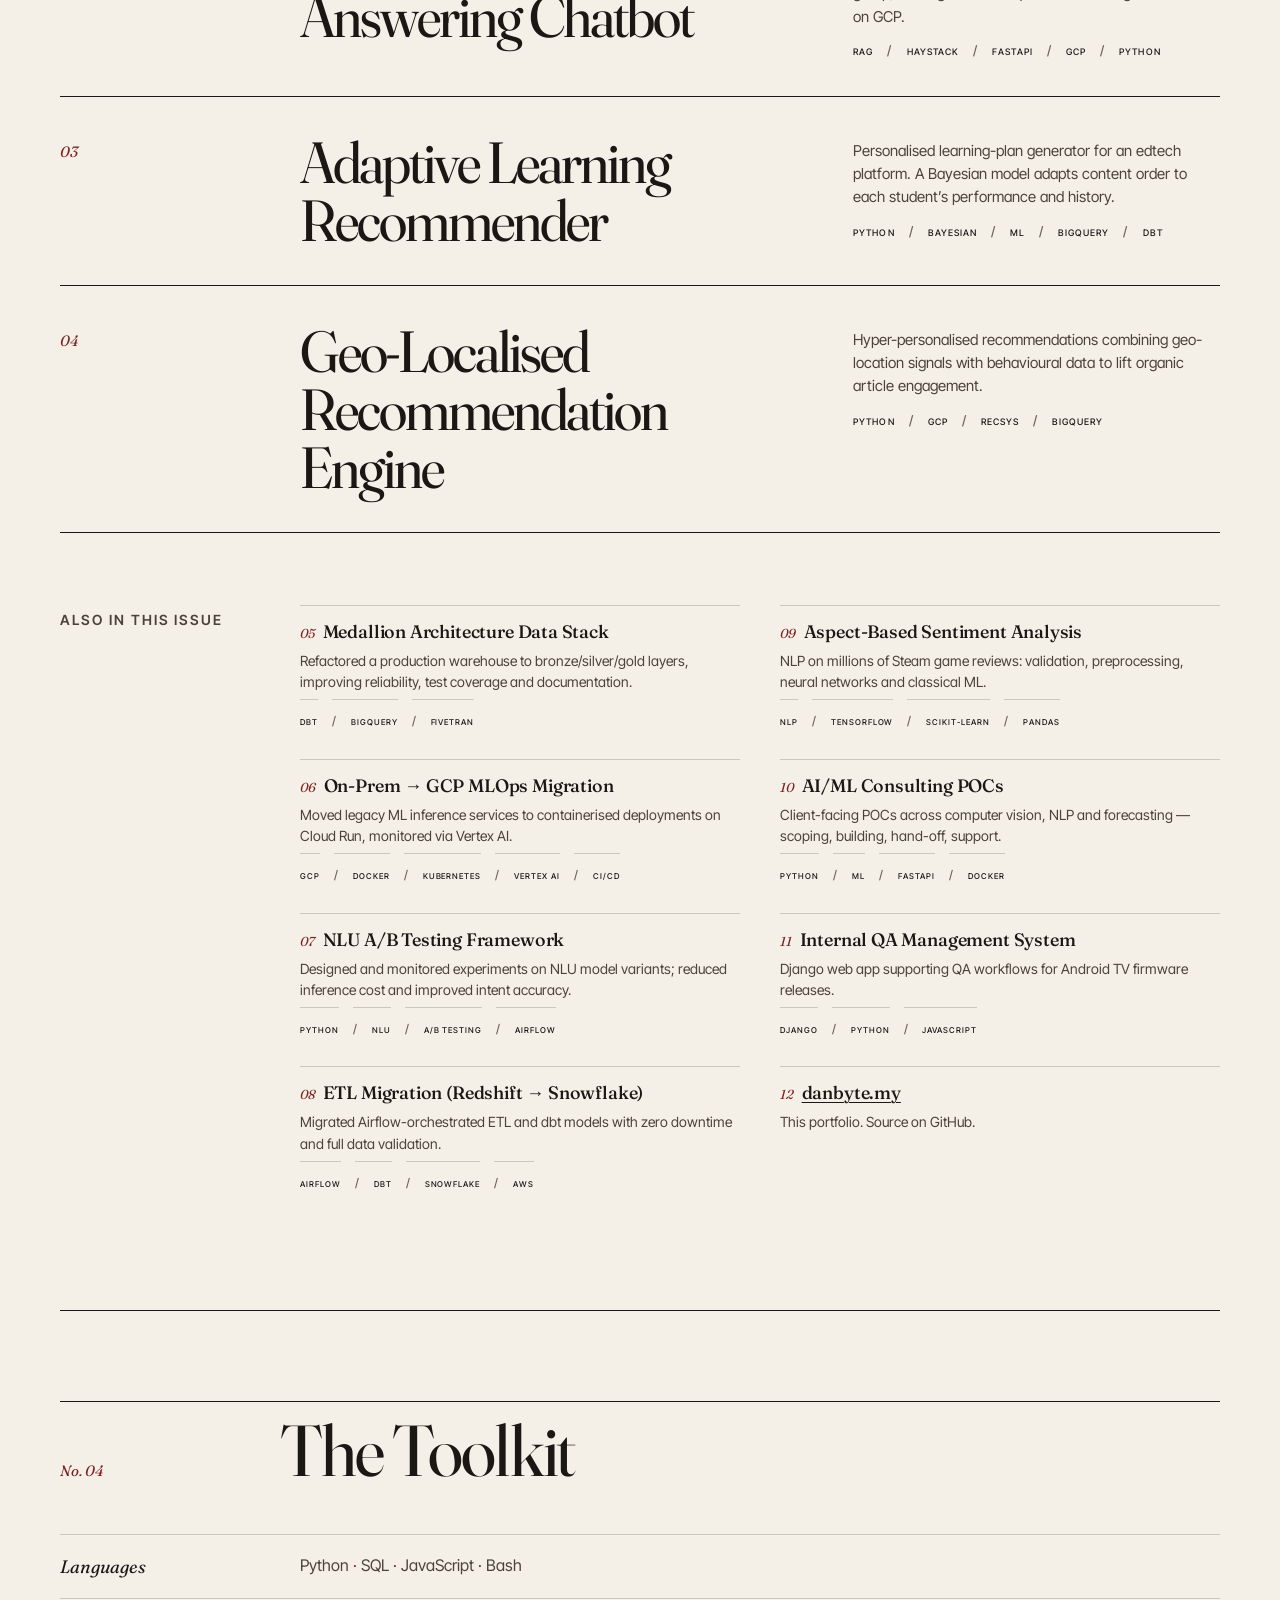
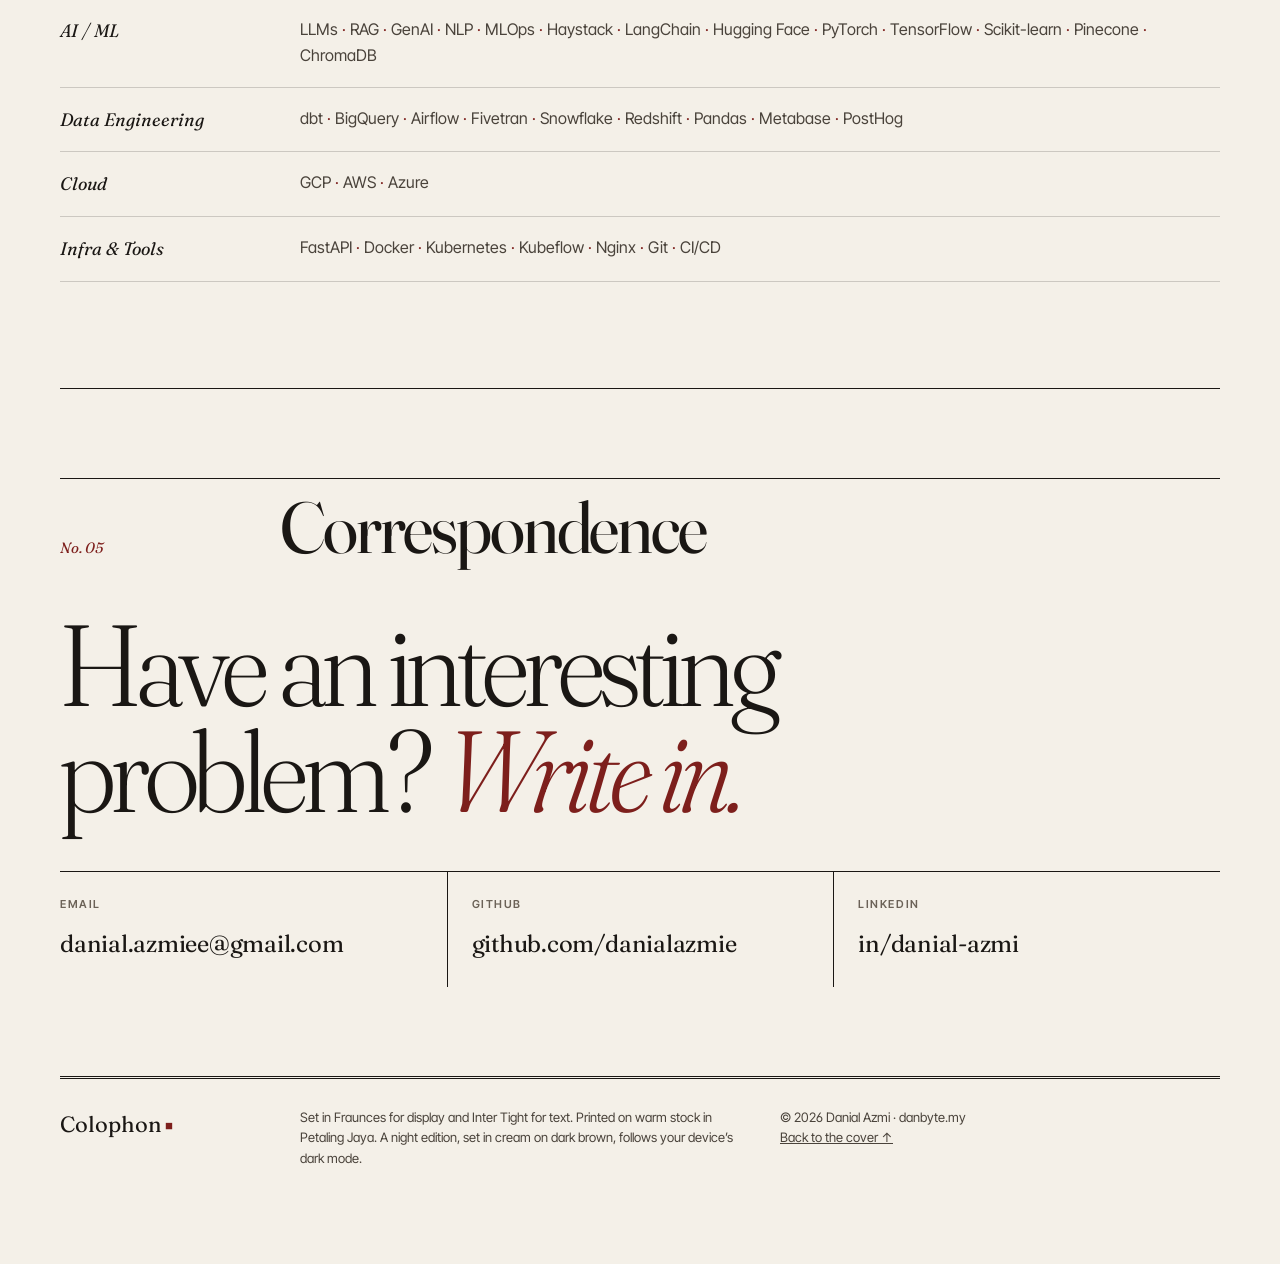
<file: themes/02-editorial.html>
<!doctype html>
<html lang="en">
<head>
<meta charset="utf-8">
<meta name="viewport" content="width=device-width, initial-scale=1">
<title>Danial Azmi — Editorial</title>
<meta name="description" content="Danial Azmi, Data Scientist & AI Engineer in Petaling Jaya. Data platforms, ML models and GenAI applications.">
<link rel="preconnect" href="https://fonts.googleapis.com">
<link rel="preconnect" href="https://fonts.gstatic.com" crossorigin>
<link href="https://fonts.googleapis.com/css2?family=Fraunces:ital,opsz,wght,SOFT@0,9..144,300..900,0..100;1,9..144,300..900,0..100&family=Inter+Tight:ital,wght@0,400;0,500;0,600;1,400&display=swap" rel="stylesheet">
<style>
:root{
  --paper:#f4f0e8;
  --paper-2:#ebe5d8;
  --ink:#1a1714;
  --ink-2:#4a433b;
  --ink-3:#6b6257;
  --rule:#1a1714;
  --hair:rgba(26,23,20,.18);
  --accent:#7d1f1c;
  --sel:#e9cfc3;
  --serif:"Fraunces","Iowan Old Style",Georgia,serif;
  --sans:"Inter Tight","Inter",system-ui,-apple-system,"Segoe UI",sans-serif;
  --gutter:16px;
  --max:1240px;
  color-scheme:light;
}
@media (prefers-color-scheme:dark){
  :root{
    --paper:#1a1512;
    --paper-2:#241d18;
    --ink:#efe6d4;
    --ink-2:#cfc4b0;
    --ink-3:#a89c88;
    --rule:#efe6d4;
    --hair:rgba(239,230,212,.18);
    --accent:#e2876b;
    --sel:#5a2a20;
    color-scheme:dark;
  }
}
*,*::before,*::after{box-sizing:border-box}
html{-webkit-text-size-adjust:100%;scroll-behavior:smooth}
body{
  margin:0;background:var(--paper);color:var(--ink);
  font-family:var(--sans);font-size:16px;line-height:1.55;
  -webkit-font-smoothing:antialiased;overflow-x:hidden;
  font-feature-settings:"ss01","cv11";
}
/* paper grain */
body::before{
  content:"";position:fixed;inset:0;pointer-events:none;z-index:0;opacity:.35;mix-blend-mode:multiply;
  background-image:url("data:image/svg+xml,%3Csvg xmlns='http://www.w3.org/2000/svg' width='160' height='160'%3E%3Cfilter id='n'%3E%3CfeTurbulence type='fractalNoise' baseFrequency='.9' numOctaves='2' stitchTiles='stitch'/%3E%3CfeColorMatrix values='0 0 0 0 0.3 0 0 0 0 0.25 0 0 0 0 0.2 0 0 0 .09 0'/%3E%3C/filter%3E%3Crect width='100%25' height='100%25' filter='url(%23n)'/%3E%3C/svg%3E");
}
@media (prefers-color-scheme:dark){body::before{mix-blend-mode:screen;opacity:.25}}
::selection{background:var(--sel);color:var(--ink)}
a{color:inherit}
a:focus-visible{outline:2px solid var(--accent);outline-offset:3px}
.skip{position:absolute;left:-9999px}
.skip:focus{left:16px;top:16px;background:var(--ink);color:var(--paper);padding:8px 12px;z-index:50}

.wrap{position:relative;z-index:1;max-width:var(--max);margin:0 auto;padding:0 var(--gutter)}
@media (min-width:720px){:root{--gutter:40px}}

.label{
  font-family:var(--sans);font-size:11px;font-weight:600;letter-spacing:.14em;text-transform:uppercase;color:var(--ink-3);
}
.sc{font-variant-caps:all-small-caps;letter-spacing:.06em;font-feature-settings:"c2sc","smcp"}

/* ---------- masthead ---------- */
.masthead{border-bottom:1px solid var(--rule);padding:14px 0 12px;display:flex;justify-content:space-between;align-items:baseline;gap:16px;flex-wrap:wrap}
.masthead .mark{font-family:var(--serif);font-weight:700;font-size:20px;letter-spacing:-.01em;text-decoration:none;font-variation-settings:"opsz" 144,"SOFT" 50}
.masthead .mark i{color:var(--accent);font-style:normal}
.masthead nav{display:flex;gap:18px;flex-wrap:wrap}
.masthead nav a{text-decoration:none;font-size:12px;font-weight:500;letter-spacing:.08em;text-transform:uppercase;color:var(--ink-2)}
.masthead nav a:hover{color:var(--accent)}
.issue{display:flex;justify-content:space-between;gap:12px;padding:8px 0;border-bottom:3px double var(--rule);flex-wrap:wrap}

/* ---------- hero ---------- */
.hero{padding:clamp(40px,8vw,96px) 0 clamp(32px,5vw,56px);border-bottom:1px solid var(--rule)}
.kicker{display:inline-flex;align-items:center;gap:10px;color:var(--accent)}
.kicker::before{content:"";width:28px;height:1px;background:currentColor}
.hero h1{
  font-family:var(--serif);font-weight:300;margin:18px 0 0;
  font-size:clamp(68px,17.5vw,248px);line-height:.84;letter-spacing:-.045em;
  font-variation-settings:"opsz" 144,"SOFT" 30;
}
.hero h1 .l2{display:block;padding-left:.62em;font-style:italic;font-weight:400}
.hero h1 .amp{color:var(--accent)}
.hero-foot{display:grid;gap:28px;margin-top:clamp(28px,4vw,48px)}
@media (min-width:880px){.hero-foot{grid-template-columns:7fr 5fr;align-items:end;gap:48px}}
.dek{
  font-family:var(--serif);font-weight:350;font-size:clamp(21px,2.6vw,30px);line-height:1.25;margin:0;max-width:30ch;
  letter-spacing:-.01em;font-variation-settings:"opsz" 48;
}
.dek em{color:var(--accent)}
.byline{display:flex;flex-wrap:wrap;gap:6px 0;border-top:1px solid var(--rule);padding-top:12px;font-size:13px;color:var(--ink-2)}
.byline span{white-space:nowrap}
.byline span+span::before{content:"·";margin:0 10px;color:var(--ink-3)}
.byline .live{color:var(--ink)}
.byline .live::after{content:"";display:inline-block;width:7px;height:7px;border-radius:50%;background:var(--accent);margin-left:8px;vertical-align:1px}

/* ---------- sections ---------- */
section{padding:clamp(48px,7vw,96px) 0;border-bottom:1px solid var(--rule)}
.sec-head{display:grid;grid-template-columns:auto 1fr;gap:6px 20px;align-items:baseline;margin-bottom:clamp(28px,4vw,48px);border-top:1px solid var(--rule);padding-top:12px}
.sec-head .no{font-family:var(--serif);font-style:italic;font-size:15px;color:var(--accent);font-variation-settings:"opsz" 14}
.sec-head h2{margin:0;font-family:var(--serif);font-weight:400;font-size:clamp(36px,6vw,72px);letter-spacing:-.03em;line-height:1;font-variation-settings:"opsz" 144;grid-column:1/-1}
@media (min-width:880px){.sec-head{grid-template-columns:200px 1fr}.sec-head h2{grid-column:2}}
section:first-of-type .sec-head{border-top:0;padding-top:0}

/* about */
.about{display:grid;gap:32px}
@media (min-width:880px){.about{grid-template-columns:200px 1fr 1fr;gap:0 40px}.about .side{grid-row:1/3}}
.about .side p{margin:0 0 14px;font-size:13px;color:var(--ink-2)}
.about .side strong{display:block;color:var(--ink);font-weight:600;font-size:13px}
.prose p{margin:0 0 1em;font-size:17px;line-height:1.65;color:var(--ink);hyphens:auto}
.prose .first::first-letter{
  float:left;font-family:var(--serif);font-weight:500;font-size:5.6em;line-height:.78;
  padding:.06em .1em 0 0;margin-top:.04em;color:var(--accent);font-variation-settings:"opsz" 144,"SOFT" 0;
}
.prose .first::first-line{font-variant-caps:all-small-caps;letter-spacing:.05em;font-weight:500}
blockquote.pull{
  margin:8px 0 0;padding:20px 0 0;border-top:3px solid var(--accent);
}
blockquote.pull p{
  font-family:var(--serif);font-style:italic;font-weight:350;font-size:clamp(28px,3.6vw,44px);line-height:1.08;letter-spacing:-.02em;margin:0;
  font-variation-settings:"opsz" 144,"SOFT" 100;
}
blockquote.pull p::before{content:"\201C";color:var(--accent)}
blockquote.pull p::after{content:"\201D";color:var(--accent)}
blockquote.pull footer{margin-top:14px}
.edu{margin-top:28px;padding-top:14px;border-top:1px solid var(--hair);font-size:14px;color:var(--ink-2)}
.edu b{color:var(--ink);font-weight:600}

/* experience */
.tl{list-style:none;margin:0;padding:0}
.tl li{display:grid;gap:6px 40px;padding:24px 0;border-top:1px solid var(--hair)}
.tl li:last-child{border-bottom:1px solid var(--hair)}
@media (min-width:880px){.tl li{grid-template-columns:200px 1fr 1.3fr;padding:30px 0}}
.tl .yr{font-family:var(--serif);font-size:15px;font-variant-numeric:oldstyle-nums;color:var(--ink-2);font-variation-settings:"opsz" 14}
.tl .yr b{display:block;font-family:var(--serif);font-weight:400;font-size:40px;line-height:1;letter-spacing:-.03em;color:var(--ink);font-variant-numeric:lining-nums;font-variation-settings:"opsz" 144}
.tl .yr .now{color:var(--accent)}
.tl h3{margin:0;font-family:var(--serif);font-weight:500;font-size:24px;line-height:1.15;letter-spacing:-.015em;font-variation-settings:"opsz" 48}
.tl .org{margin:6px 0 0;font-size:14px;color:var(--ink-2)}
.tl .org i{font-style:normal;color:var(--ink-3)}
.tl ul{margin:0;padding:0;list-style:none}
.tl ul li{display:block;padding:0 0 8px 20px;border:0;position:relative;font-size:15px;color:var(--ink)}
.tl ul li:last-child{border:0}
.tl ul li::before{content:"—";position:absolute;left:0;color:var(--accent)}

/* projects */
.index{list-style:none;margin:0;padding:0;counter-reset:p}
.index>li{border-top:1px solid var(--rule)}
.index>li:last-child{border-bottom:1px solid var(--rule)}
.index .row{display:grid;grid-template-columns:auto 1fr;gap:4px 18px;padding:26px 0 28px;text-decoration:none}
@media (min-width:880px){.index .row{grid-template-columns:200px 1.4fr 1fr;gap:0 40px;padding:36px 0}}
.index .n{font-family:var(--serif);font-style:italic;font-size:15px;color:var(--accent);padding-top:.5em}
.index h3{
  margin:0;font-family:var(--serif);font-weight:400;font-size:clamp(30px,4.6vw,58px);line-height:1;letter-spacing:-.035em;
  font-variation-settings:"opsz" 144,"SOFT" 20;
}
.index h3 span{
  background:linear-gradient(var(--accent),var(--accent)) left 92%/0 2px no-repeat;
  transition:background-size .45s cubic-bezier(.2,.7,.2,1),color .2s;
}
.index .row:hover h3 span{background-size:100% 2px}
.index .row:hover h3{color:var(--accent)}
.index .body{grid-column:2}
@media (min-width:880px){.index .body{grid-column:3}}
.index .body p{margin:12px 0 12px;font-size:15px;color:var(--ink-2);max-width:52ch}
@media (min-width:880px){.index .body p{margin-top:6px}}
.tags{display:flex;flex-wrap:wrap;gap:4px 14px;margin:0;padding:0;list-style:none}
.tags li{font-size:13px;font-weight:500;color:var(--ink);font-variant-caps:all-small-caps;letter-spacing:.08em}
.tags li+li::before{content:"/";margin-right:14px;color:var(--ink-3);font-variant-caps:normal}

.more{margin-top:clamp(40px,6vw,72px);display:grid;gap:24px}
@media (min-width:880px){.more{grid-template-columns:200px 1fr;gap:40px}}
.more ol{list-style:none;margin:0;padding:0;columns:1;column-gap:40px}
@media (min-width:720px){.more ol{columns:2}}
.more ol li{break-inside:avoid;padding:12px 0 14px;border-top:1px solid var(--hair)}
.more b{font-family:var(--serif);font-weight:500;font-size:18px;letter-spacing:-.01em;font-variation-settings:"opsz" 24}
.more b small{font-family:var(--serif);font-style:italic;font-weight:400;font-size:13px;color:var(--accent);margin-right:8px}
.more p{margin:4px 0 6px;font-size:14px;color:var(--ink-2)}
.more .tags li{font-size:12px}
.more a{text-decoration-thickness:1px;text-underline-offset:3px}
.more a:hover{color:var(--accent)}

/* skills */
.skills{display:grid;gap:0}
.skills dl{margin:0;display:grid}
.skills .s{display:grid;gap:6px 40px;padding:18px 0;border-top:1px solid var(--hair)}
.skills .s:last-child{border-bottom:1px solid var(--hair)}
@media (min-width:880px){.skills .s{grid-template-columns:200px 1fr}}
.skills dt{font-family:var(--serif);font-style:italic;font-size:18px;color:var(--ink);font-variation-settings:"opsz" 24}
.skills dd{margin:0;font-size:16px;line-height:1.6;color:var(--ink-2)}
.skills dd span{white-space:nowrap}
.skills dd span+span::before{content:" · ";color:var(--accent);white-space:normal}

/* contact */
.contact{border-bottom:0}
.contact .big{
  font-family:var(--serif);font-weight:300;font-size:clamp(44px,9vw,128px);line-height:.92;letter-spacing:-.045em;margin:0 0 clamp(28px,4vw,48px);
  font-variation-settings:"opsz" 144,"SOFT" 40;max-width:12ch;
}
.contact .big em{color:var(--accent)}
.channels{list-style:none;margin:0;padding:0;display:grid;border-top:1px solid var(--rule)}
@media (min-width:880px){.channels{grid-template-columns:repeat(3,1fr)}}
.channels li{border-bottom:1px solid var(--rule)}
@media (min-width:880px){.channels li{border-bottom:0}.channels li+li{border-left:1px solid var(--rule)}}
.channels a{display:flex;justify-content:space-between;align-items:baseline;gap:12px;padding:20px 0;text-decoration:none}
@media (min-width:880px){.channels a{flex-direction:column;padding:24px}.channels li:first-child a{padding-left:0}}
.channels .v{font-family:var(--serif);font-size:clamp(18px,2vw,24px);letter-spacing:-.01em;overflow-wrap:anywhere;font-variation-settings:"opsz" 36}
.channels a:hover .v{color:var(--accent);text-decoration:underline;text-decoration-thickness:1px;text-underline-offset:4px}

/* colophon */
.colophon{border-top:3px double var(--rule);padding:28px 0 96px;display:grid;gap:20px;font-size:13px;color:var(--ink-2)}
@media (min-width:880px){.colophon{grid-template-columns:200px 1fr 1fr;gap:40px}}
.colophon p{margin:0}
.colophon .fin{font-family:var(--serif);font-size:22px;color:var(--ink)}
.colophon .fin::after{content:" \25A0";color:var(--accent);font-size:.6em;vertical-align:.15em}

/* badge */
.badge{
  position:fixed;right:12px;bottom:12px;z-index:40;
  background:var(--ink);color:var(--paper);padding:7px 11px 7px 10px;
  font:600 11px/1 var(--sans);letter-spacing:.12em;text-transform:uppercase;
  display:flex;gap:8px;align-items:center;box-shadow:0 6px 20px rgba(0,0,0,.18)
}
.badge::before{content:"";width:6px;height:6px;background:var(--accent);border-radius:50%}

/* reveal */
@media (prefers-reduced-motion:no-preference){
  .rv{opacity:0;transform:translateY(14px);transition:opacity .8s ease,transform .8s cubic-bezier(.2,.7,.2,1)}
  .rv.in{opacity:1;transform:none}
  .hero h1 .l1,.hero h1 .l2{display:block;animation:rise 1.1s cubic-bezier(.2,.7,.2,1) both}
  .hero h1 .l2{animation-delay:.12s}
  @keyframes rise{from{opacity:0;transform:translateY(.25em)}to{opacity:1;transform:none}}
}
</style>
</head>
<body>
<a class="skip" href="#main">Skip to content</a>

<div class="wrap">
  <header>
    <div class="masthead">
      <a class="mark" href="#top" aria-label="danbyte.my, home">danbyte<i>.</i>my</a>
      <nav aria-label="Sections">
        <a href="#about">About</a>
        <a href="#experience">Experience</a>
        <a href="#work">Work</a>
        <a href="#contact">Contact</a>
      </nav>
    </div>
    <div class="issue label" aria-hidden="true">
      <span>The Data Issue</span>
      <span>Petaling Jaya, Selangor</span>
      <span id="ed">Edition 2026</span>
    </div>
  </header>

  <main id="main">
    <div class="hero" id="top">
      <p class="label kicker">Cover story · Data Scientist &amp; AI Engineer</p>
      <h1><span class="l1">Danial</span><span class="l2">Azmi<span class="amp">.</span></span></h1>
      <div class="hero-foot">
        <p class="dek">Working across the full data stack — from data platforms to ML models to <em>GenAI applications</em>.</p>
        <p class="byline">
          <span>Petaling Jaya</span>
          <span>Data Scientist @ Tupai AI</span>
          <span class="live">Open to interesting problems</span>
        </p>
      </div>
    </div>

    <section id="about" aria-labelledby="h-about">
      <div class="sec-head"><span class="no">No. 01</span><h2 id="h-about">About</h2></div>
      <div class="about">
        <aside class="side rv" aria-label="At a glance">
          <p><strong>Based in</strong>Petaling Jaya, Selangor, Malaysia</p>
          <p><strong>Currently</strong>Data Scientist, Tupai AI</p>
          <p><strong>Previously</strong>Fintech, media, consulting, edtech</p>
        </aside>
        <div class="prose rv">
          <p class="first">I’m a data scientist working across the full data stack — from building data platforms, to training ML models, to shipping GenAI applications in production. My focus is bridging the gap between advanced AI/ML systems and real business needs.</p>
          <p>Over the past ~4.5 years I’ve worked across fintech, media, consulting and edtech — migrating pipelines, standing up MLOps on the cloud, building recommendation engines, and lately, building RAG chatbots and AI agents that talk to company data through MCP.</p>
        </div>
        <div class="rv">
          <blockquote class="pull">
            <p>Making models useful, not just accurate.</p>
            <footer class="label">— On the work</footer>
          </blockquote>
          <p class="edu"><b>Bachelor of Computer Science (Data Science)</b><br>Multimedia University, Cyberjaya · 2017–2021<br>Yayasan Telekom Malaysia Scholar</p>
        </div>
      </div>
    </section>

    <section id="experience" aria-labelledby="h-exp">
      <div class="sec-head"><span class="no">No. 02</span><h2 id="h-exp">Experience</h2></div>
      <ol class="tl">
        <li class="rv">
          <div class="yr"><b class="now">2025</b>Sep 2025 — Present</div>
          <div><h3>Data Scientist</h3><p class="org">Tupai AI (AI Teacher Sdn. Bhd.) <i>· Kuala Lumpur</i></p></div>
          <ul>
            <li>Own the analytical data stack (warehouse, pipelines, BI) and restructured it into a medallion (bronze/silver/gold) architecture.</li>
            <li>Built a Bayesian recommendation system that generates customised learning plans for students.</li>
            <li>Created an internal AI agent backed by MCP servers that works as a data analyst for the team.</li>
          </ul>
        </li>
        <li class="rv">
          <div class="yr"><b>2023</b>Sep 2023 — Sep 2025</div>
          <div><h3>Data Scientist</h3><p class="org">REV Media Group <i>· Kuala Lumpur</i></p></div>
          <ul>
            <li>Built and deployed a RAG-based question-answering chatbot on GCP.</li>
            <li>Introduced CI/CD practices and migrated on-premise ML models to GCP.</li>
            <li>Developed a geo-locational recommendation engine for article engagement.</li>
          </ul>
        </li>
        <li class="rv">
          <div class="yr"><b>2023</b>Feb 2023 — Sep 2023</div>
          <div><h3>Data Science Consultant</h3><p class="org">DataMicron Systems Sdn. Bhd. <i>· Kuala Lumpur</i></p></div>
          <ul>
            <li>Ran research and POCs for AI/ML use cases (computer vision, NLP, forecasting), working directly with clients.</li>
            <li>Oversaw project lifecycles from development through post-launch maintenance.</li>
          </ul>
        </li>
        <li class="rv">
          <div class="yr"><b>2022</b>Mar 2022 — Dec 2022</div>
          <div><h3>Data Scientist</h3><p class="org">MoneyLion Malaysia Sdn. Bhd. <i>· Kuala Lumpur</i></p></div>
          <ul>
            <li>Helped migrate ETL pipelines from AWS to Snowflake.</li>
            <li>Ran A/B tests to improve NLU model performance and cut operational costs.</li>
            <li>Built analytical dashboards for stakeholders.</li>
          </ul>
        </li>
        <li class="rv">
          <div class="yr"><b>2021</b>Mar 2021 — Jun 2021</div>
          <div><h3>Web Developer &amp; Software QA Tester <span class="sc">(Intern)</span></h3><p class="org">Funai Malaysia R&amp;D Sdn. Bhd. <i>· Johor Bahru</i></p></div>
          <ul>
            <li>Maintained a Django-based internal management and testing system.</li>
            <li>Supported QA testing for Android TV software.</li>
          </ul>
        </li>
      </ol>
    </section>

    <section id="work" aria-labelledby="h-work">
      <div class="sec-head"><span class="no">No. 03</span><h2 id="h-work">Selected Work</h2></div>
      <ol class="index">
        <li class="rv"><article class="row">
          <span class="n">01</span>
          <h3><span>AI Analyst Agent</span></h3>
          <div class="body">
            <p>Internal AI data analyst built with Gemini, Haystack, FastAPI and MCP servers. Team members query Metabase, PostHog and BigQuery in plain language.</p>
            <ul class="tags"><li>Gemini</li><li>Haystack</li><li>FastAPI</li><li>MCP</li><li>BigQuery</li><li>PostHog</li></ul>
          </div>
        </article></li>
        <li class="rv"><article class="row">
          <span class="n">02</span>
          <h3><span>RAG Question-Answering Chatbot</span></h3>
          <div class="body">
            <p>End-to-end production chatbot using retrieval-augmented generation for a major Malaysian media group, serving customer queries across digital channels on GCP.</p>
            <ul class="tags"><li>RAG</li><li>Haystack</li><li>FastAPI</li><li>GCP</li><li>Python</li></ul>
          </div>
        </article></li>
        <li class="rv"><article class="row">
          <span class="n">03</span>
          <h3><span>Adaptive Learning Recommender</span></h3>
          <div class="body">
            <p>Personalised learning-plan generator for an edtech platform. A Bayesian model adapts content order to each student’s performance and history.</p>
            <ul class="tags"><li>Python</li><li>Bayesian</li><li>ML</li><li>BigQuery</li><li>dbt</li></ul>
          </div>
        </article></li>
        <li class="rv"><article class="row">
          <span class="n">04</span>
          <h3><span>Geo-Localised Recommendation Engine</span></h3>
          <div class="body">
            <p>Hyper-personalised recommendations combining geo-location signals with behavioural data to lift organic article engagement.</p>
            <ul class="tags"><li>Python</li><li>GCP</li><li>RecSys</li><li>BigQuery</li></ul>
          </div>
        </article></li>
      </ol>

      <div class="more">
        <p class="label">Also in this issue</p>
        <ol>
          <li><b><small>05</small>Medallion Architecture Data Stack</b><p>Refactored a production warehouse to bronze/silver/gold layers, improving reliability, test coverage and documentation.</p><ul class="tags"><li>dbt</li><li>BigQuery</li><li>Fivetran</li></ul></li>
          <li><b><small>06</small>On-Prem → GCP MLOps Migration</b><p>Moved legacy ML inference services to containerised deployments on Cloud Run, monitored via Vertex AI.</p><ul class="tags"><li>GCP</li><li>Docker</li><li>Kubernetes</li><li>Vertex AI</li><li>CI/CD</li></ul></li>
          <li><b><small>07</small>NLU A/B Testing Framework</b><p>Designed and monitored experiments on NLU model variants; reduced inference cost and improved intent accuracy.</p><ul class="tags"><li>Python</li><li>NLU</li><li>A/B Testing</li><li>Airflow</li></ul></li>
          <li><b><small>08</small>ETL Migration (Redshift → Snowflake)</b><p>Migrated Airflow-orchestrated ETL and dbt models with zero downtime and full data validation.</p><ul class="tags"><li>Airflow</li><li>dbt</li><li>Snowflake</li><li>AWS</li></ul></li>
          <li><b><small>09</small>Aspect-Based Sentiment Analysis</b><p>NLP on millions of Steam game reviews: validation, preprocessing, neural networks and classical ML.</p><ul class="tags"><li>NLP</li><li>TensorFlow</li><li>Scikit-learn</li><li>Pandas</li></ul></li>
          <li><b><small>10</small>AI/ML Consulting POCs</b><p>Client-facing POCs across computer vision, NLP and forecasting — scoping, building, hand-off, support.</p><ul class="tags"><li>Python</li><li>ML</li><li>FastAPI</li><li>Docker</li></ul></li>
          <li><b><small>11</small>Internal QA Management System</b><p>Django web app supporting QA workflows for Android TV firmware releases.</p><ul class="tags"><li>Django</li><li>Python</li><li>JavaScript</li></ul></li>
          <li><b><small>12</small><a href="https://github.com/danialazmie/danbyte.my" rel="noopener">danbyte.my</a></b><p>This portfolio. Source on GitHub.</p></li>
        </ol>
      </div>
    </section>

    <section id="skills" aria-labelledby="h-skills">
      <div class="sec-head"><span class="no">No. 04</span><h2 id="h-skills">The Toolkit</h2></div>
      <dl class="skills">
        <div class="s rv"><dt>Languages</dt><dd><span>Python</span><span>SQL</span><span>JavaScript</span><span>Bash</span></dd></div>
        <div class="s rv"><dt>AI / ML</dt><dd><span>LLMs</span><span>RAG</span><span>GenAI</span><span>NLP</span><span>MLOps</span><span>Haystack</span><span>LangChain</span><span>Hugging Face</span><span>PyTorch</span><span>TensorFlow</span><span>Scikit-learn</span><span>Pinecone</span><span>ChromaDB</span></dd></div>
        <div class="s rv"><dt>Data Engineering</dt><dd><span>dbt</span><span>BigQuery</span><span>Airflow</span><span>Fivetran</span><span>Snowflake</span><span>Redshift</span><span>Pandas</span><span>Metabase</span><span>PostHog</span></dd></div>
        <div class="s rv"><dt>Cloud</dt><dd><span>GCP</span><span>AWS</span><span>Azure</span></dd></div>
        <div class="s rv"><dt>Infra &amp; Tools</dt><dd><span>FastAPI</span><span>Docker</span><span>Kubernetes</span><span>Kubeflow</span><span>Nginx</span><span>Git</span><span>CI/CD</span></dd></div>
      </dl>
    </section>

    <section id="contact" class="contact" aria-labelledby="h-contact">
      <div class="sec-head"><span class="no">No. 05</span><h2 id="h-contact">Correspondence</h2></div>
      <p class="big rv">Have an interesting problem? <em>Write in.</em></p>
      <ul class="channels rv">
        <li><a href="mailto:danial.azmiee@gmail.com"><span class="label">Email</span><span class="v">danial.azmiee@gmail.com</span></a></li>
        <li><a href="https://github.com/danialazmie" rel="noopener"><span class="label">GitHub</span><span class="v">github.com/danialazmie</span></a></li>
        <li><a href="https://linkedin.com/in/danial-azmi" rel="noopener"><span class="label">LinkedIn</span><span class="v">in/danial-azmi</span></a></li>
      </ul>
    </section>
  </main>

  <footer class="colophon">
    <p class="fin">Colophon</p>
    <p>Set in Fraunces for display and Inter Tight for text. Printed on warm stock in Petaling Jaya. A night edition, set in cream on dark brown, follows your device’s dark mode.</p>
    <p>© <span id="yr">2026</span> Danial Azmi · danbyte.my<br><a href="#top">Back to the cover ↑</a></p>
  </footer>
</div>

<div class="badge" aria-hidden="true">Theme 02 · Editorial</div>

<script>
(function(){
  var y=new Date().getFullYear();
  document.getElementById('yr').textContent=y;
  var night=window.matchMedia&&matchMedia('(prefers-color-scheme: dark)').matches;
  document.getElementById('ed').textContent=(night?'Night edition ':'Morning edition ')+y;
  var els=document.querySelectorAll('.rv');
  if(!('IntersectionObserver' in window)){els.forEach(function(e){e.classList.add('in')});return;}
  var io=new IntersectionObserver(function(es){es.forEach(function(e){if(e.isIntersecting){e.target.classList.add('in');io.unobserve(e.target);}})},{rootMargin:'0px 0px -8% 0px'});
  els.forEach(function(e){io.observe(e)});
})();
</script>
</body>
</html>
</file>
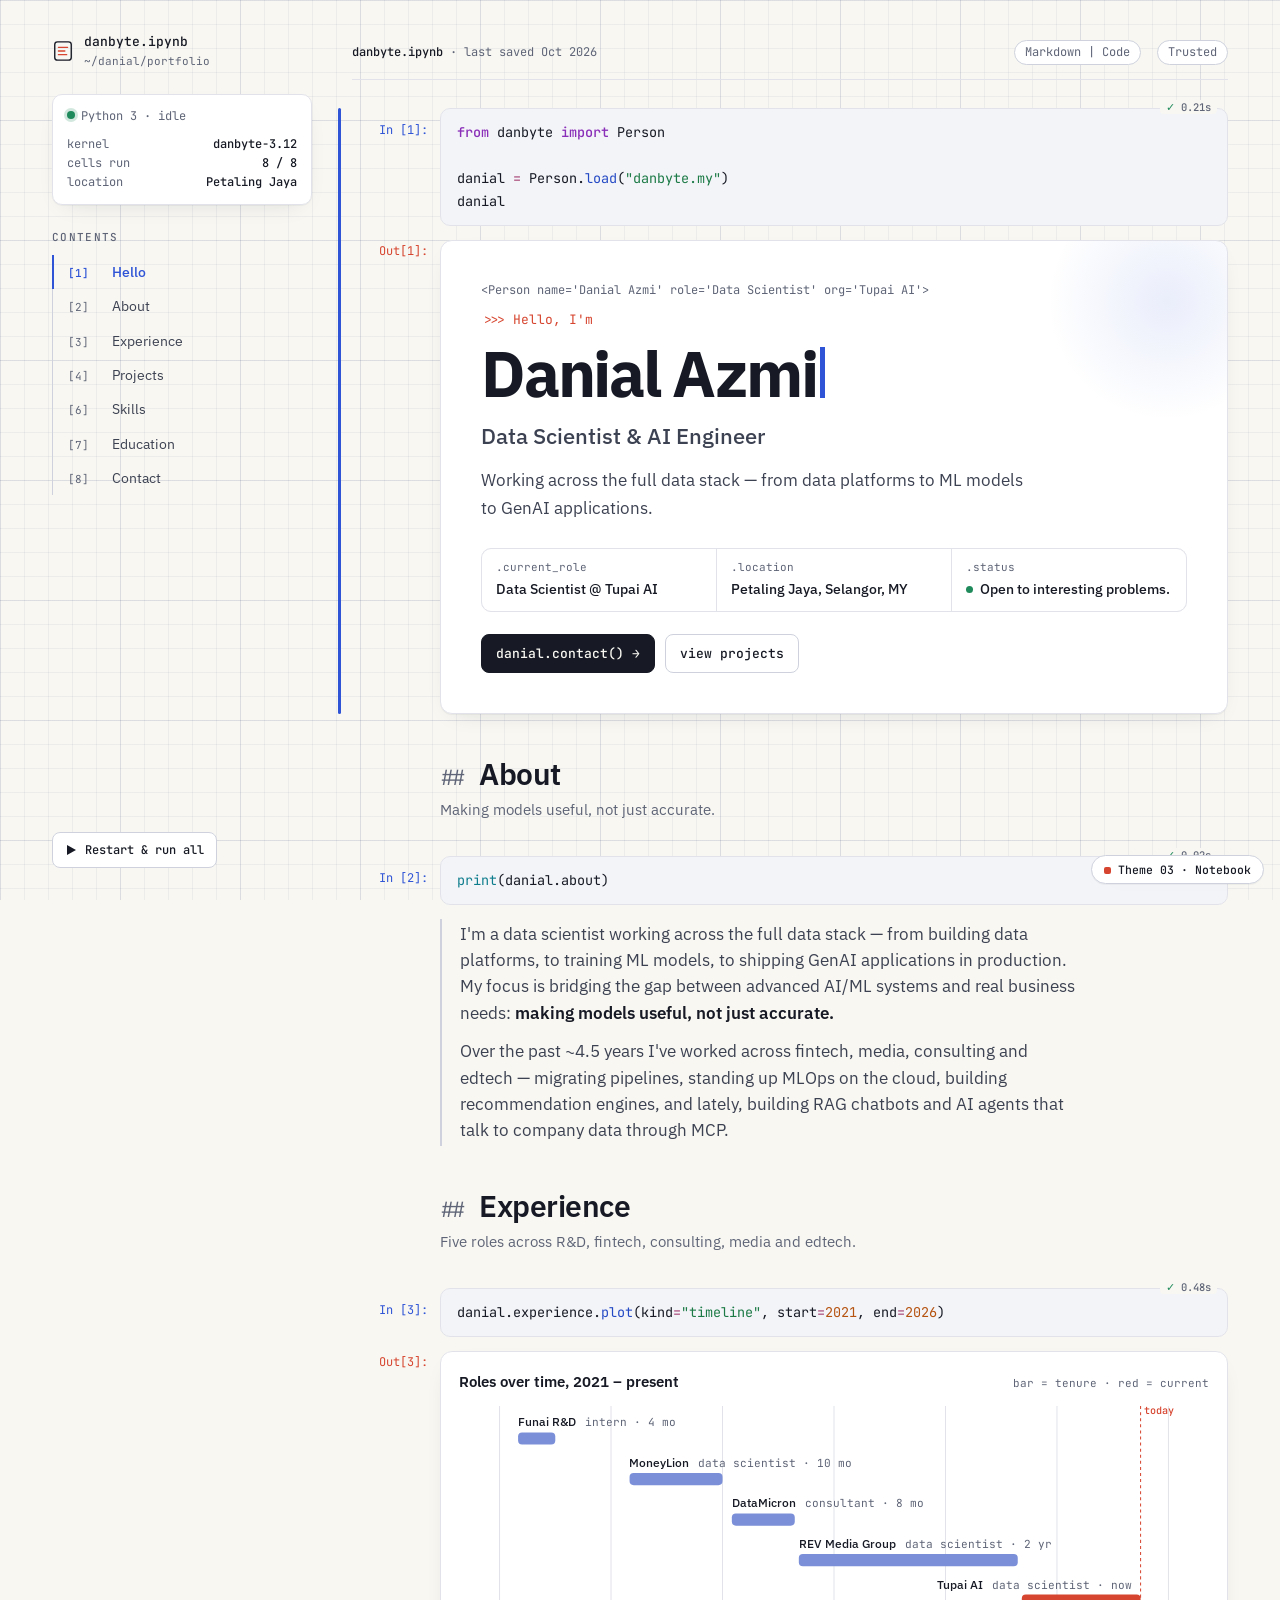
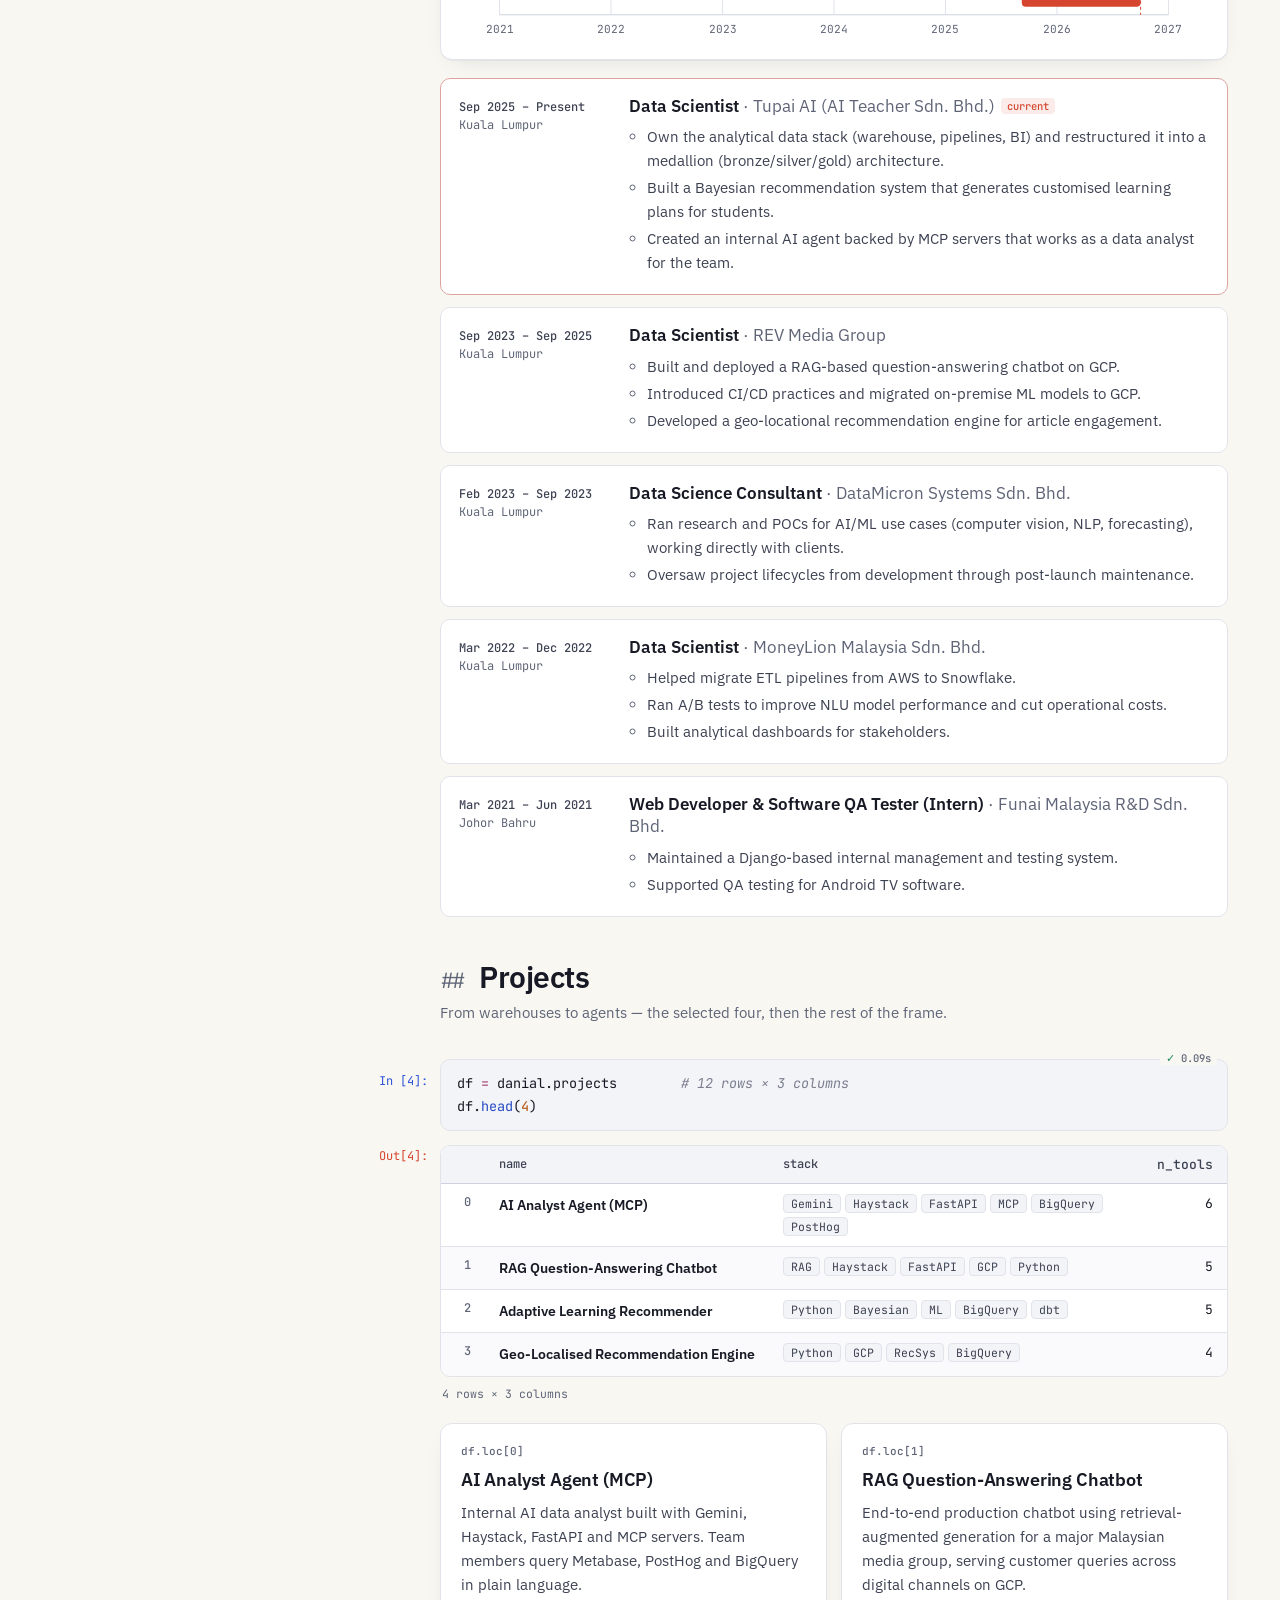
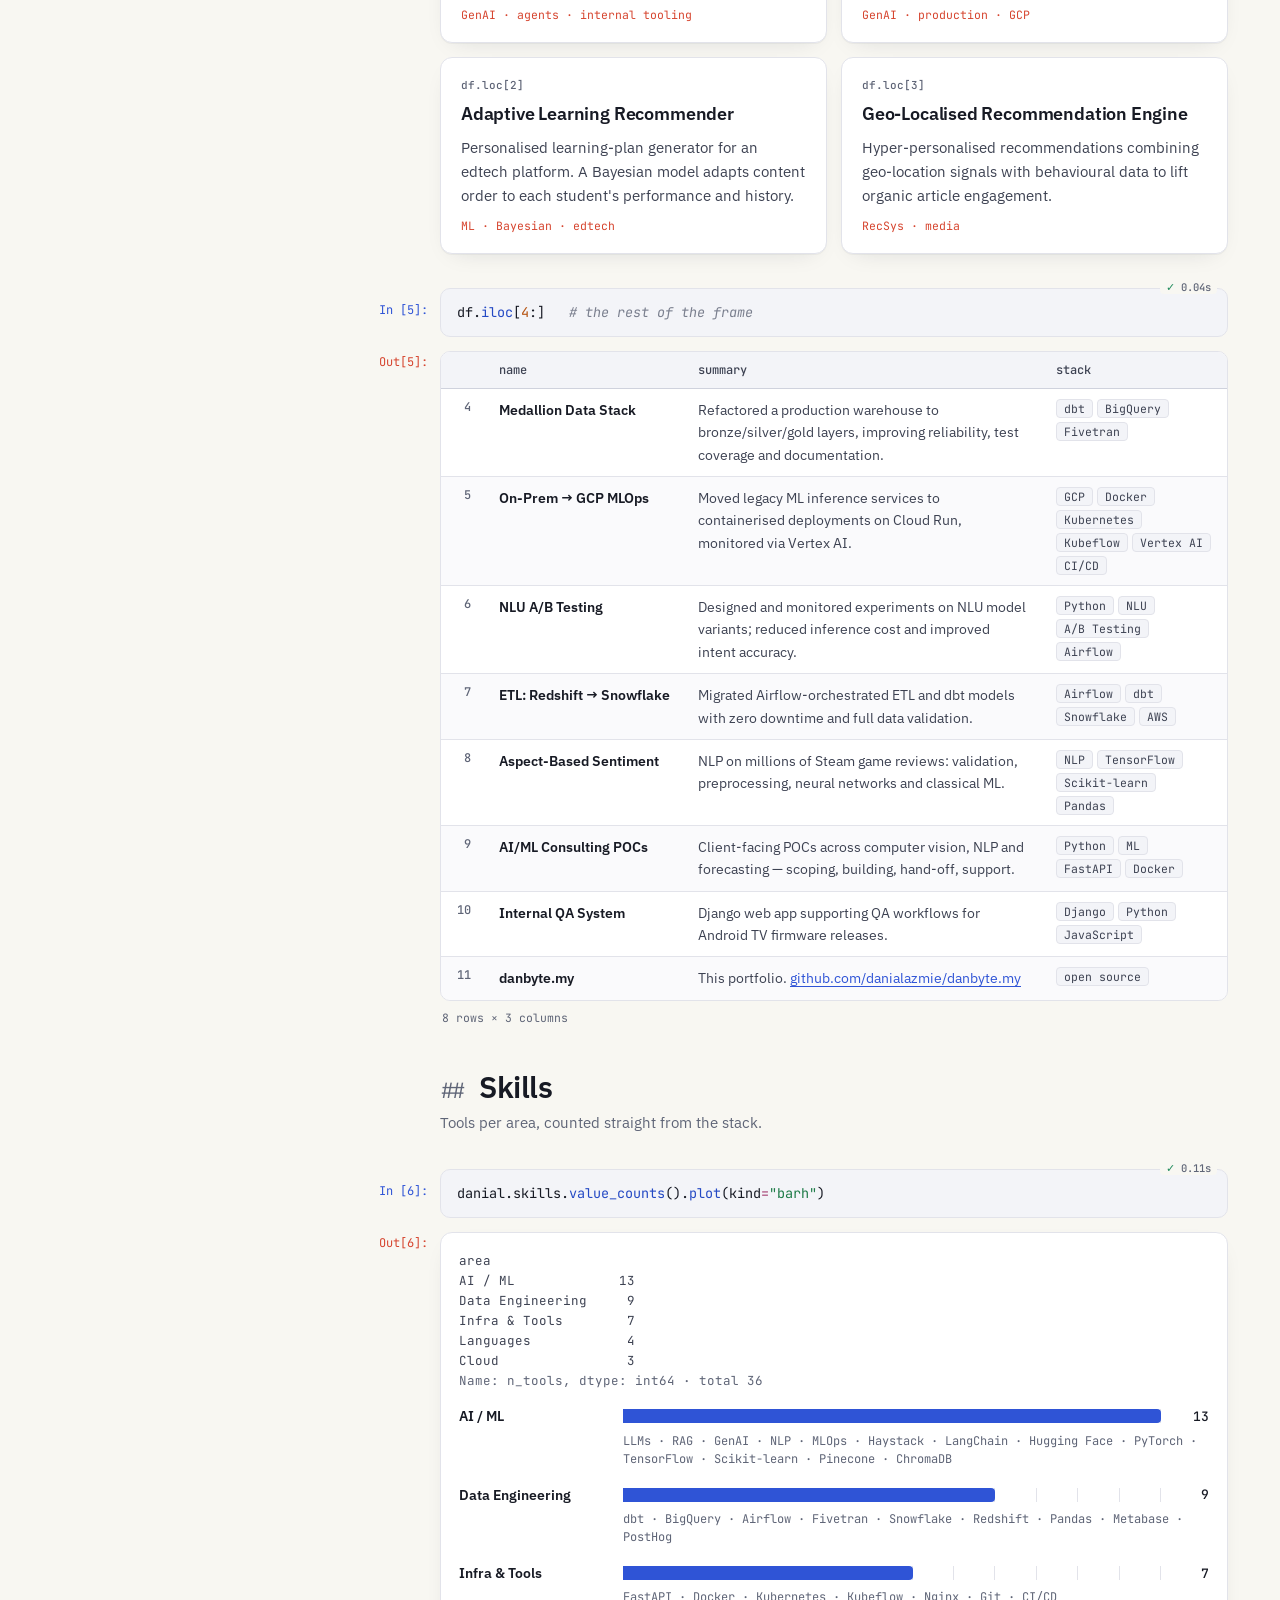
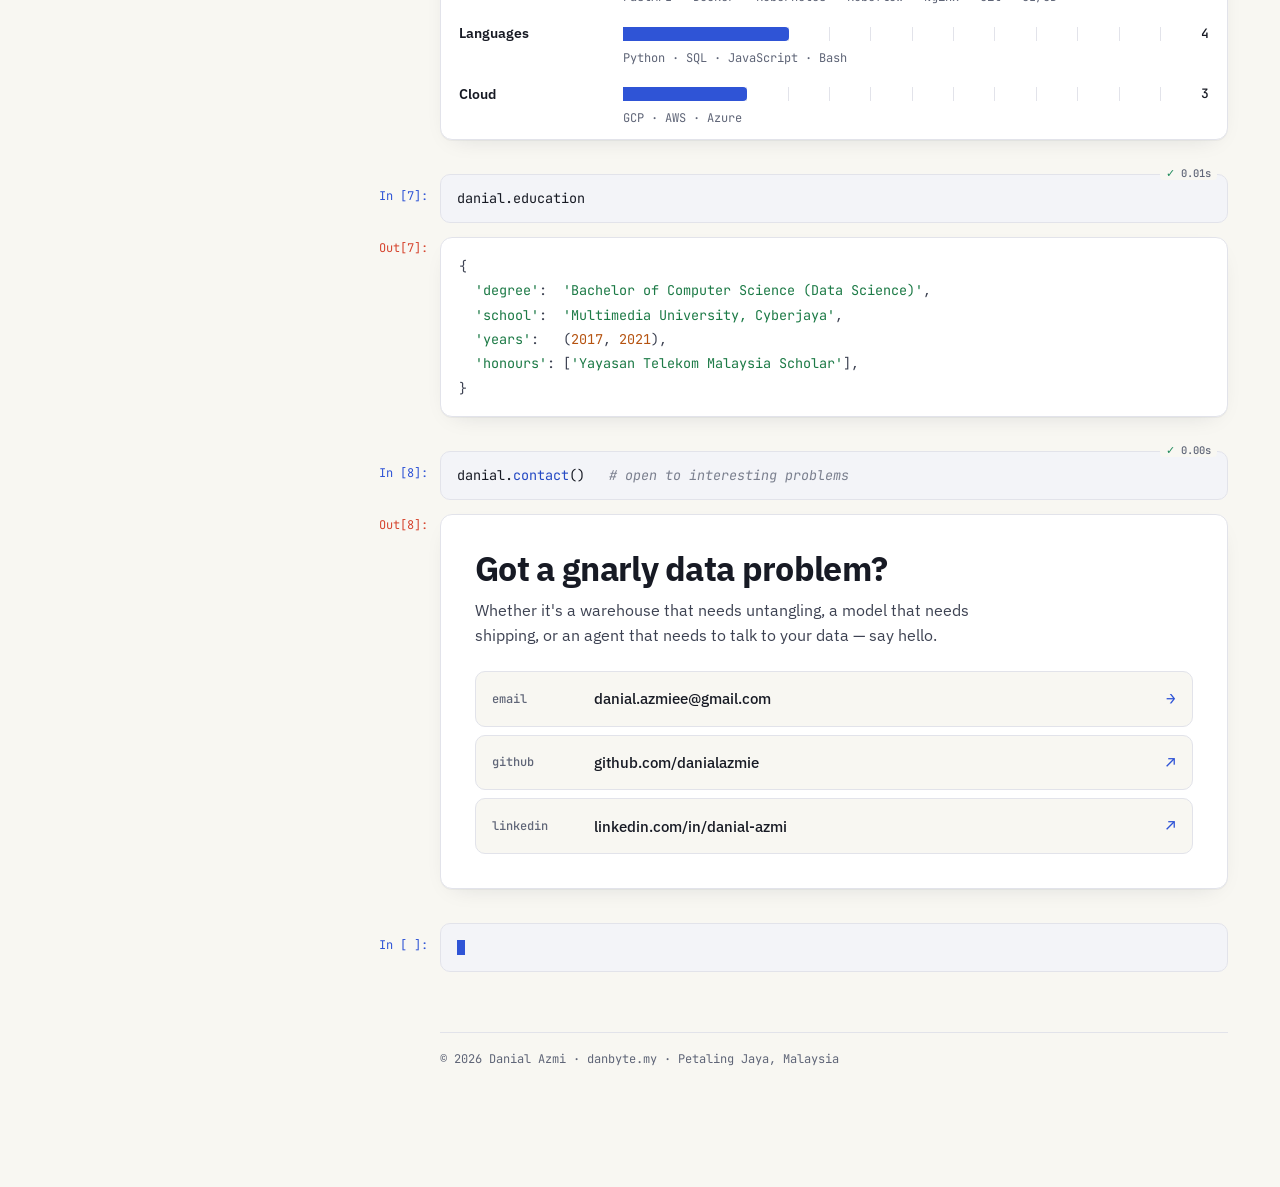
<file: themes/03-notebook.html>
<!doctype html>
<html lang="en">
<head>
<meta charset="utf-8">
<meta name="viewport" content="width=device-width, initial-scale=1">
<title>danbyte.ipynb — Danial Azmi</title>
<meta name="description" content="Danial Azmi — Data Scientist & AI Engineer working across the full data stack, from data platforms to ML models to GenAI applications.">
<link rel="preconnect" href="https://fonts.googleapis.com">
<link rel="preconnect" href="https://fonts.gstatic.com" crossorigin>
<link href="https://fonts.googleapis.com/css2?family=IBM+Plex+Sans:ital,wght@0,400;0,500;0,600;0,700;1,400&family=JetBrains+Mono:ital,wght@0,400;0,500;0,700;1,400&display=swap" rel="stylesheet">
<style>
:root{
  --paper:#f8f7f2;
  --grid:rgba(40,60,110,.055);
  --grid-major:rgba(40,60,110,.09);
  --surface:#ffffff;
  --code-bg:#f3f4f8;
  --line:#e2e3ea;
  --line-strong:#cfd2dd;
  --ink:#171a24;
  --ink-2:#3d4252;
  --muted:#5f6577;
  --accent:#2f54d6;      /* cell focus / links */
  --accent-soft:rgba(47,84,214,.10);
  --hot:#d6452f;         /* current / highlight */
  --hot-soft:rgba(214,69,47,.10);
  --ok:#1f8a5b;
  --bar:#7a8fd8;
  /* syntax */
  --k:#8a2fb8; --s:#1c7a46; --f:#2449c4; --n:#b5520f; --c:#7a7f8e; --o:#a1366b; --b:#0d7c8c; --v:#171a24;
  --shadow:0 1px 0 rgba(20,25,45,.04), 0 8px 24px -14px rgba(20,25,45,.18);
  --mono:"JetBrains Mono", ui-monospace, SFMono-Regular, Menlo, monospace;
  --sans:"IBM Plex Sans", system-ui, -apple-system, "Segoe UI", sans-serif;
}
@media (prefers-color-scheme: dark){
  :root{
    --paper:#0f1117;
    --grid:rgba(150,170,230,.045);
    --grid-major:rgba(150,170,230,.075);
    --surface:#161922;
    --code-bg:#1b1f2a;
    --line:#262b38;
    --line-strong:#353b4b;
    --ink:#e8eaf1;
    --ink-2:#c3c7d4;
    --muted:#9097a8;
    --accent:#8aa4ff;
    --accent-soft:rgba(138,164,255,.12);
    --hot:#ff8a73;
    --hot-soft:rgba(255,138,115,.12);
    --ok:#4fd1a0;
    --bar:#6d7fc4;
    --k:#d39bf5; --s:#8fd6a3; --f:#8fb0ff; --n:#f5b072; --c:#7e8597; --o:#f08fbf; --b:#6fd3df; --v:#e8eaf1;
    --shadow:0 1px 0 rgba(0,0,0,.3), 0 10px 30px -16px rgba(0,0,0,.6);
  }
}
*{box-sizing:border-box}
html{scroll-behavior:smooth;-webkit-text-size-adjust:100%}
body{
  margin:0;color:var(--ink);font-family:var(--sans);font-size:16px;line-height:1.6;
  background-color:var(--paper);
  background-image:
    linear-gradient(var(--grid-major) 1px, transparent 1px),
    linear-gradient(90deg, var(--grid-major) 1px, transparent 1px),
    linear-gradient(var(--grid) 1px, transparent 1px),
    linear-gradient(90deg, var(--grid) 1px, transparent 1px);
  background-size:120px 120px,120px 120px,24px 24px,24px 24px;
  background-attachment:fixed;
  overflow-x:hidden;
}
a{color:var(--accent);text-underline-offset:3px;text-decoration-thickness:1px}
a:hover{text-decoration-thickness:2px}
:focus-visible{outline:2px solid var(--accent);outline-offset:3px;border-radius:4px}
.sr-only{position:absolute;width:1px;height:1px;padding:0;margin:-1px;overflow:hidden;clip:rect(0,0,0,0);white-space:nowrap;border:0}
.skip{position:absolute;left:16px;top:-60px;background:var(--ink);color:var(--paper);padding:8px 12px;border-radius:6px;z-index:50}
.skip:focus{top:12px}

/* ---------- layout ---------- */
.app{display:grid;grid-template-columns:260px minmax(0,1fr);max-width:1240px;margin:0 auto;gap:0 40px;padding:0 32px}
.side{position:sticky;top:0;height:100vh;padding:32px 0;display:flex;flex-direction:column;gap:24px}
main{min-width:0;padding:40px 0 120px;max-width:880px}

/* ---------- sidebar ---------- */
.file{display:flex;align-items:center;gap:10px;font-family:var(--mono);font-size:13px;color:var(--ink);font-weight:500}
.file svg{flex:none}
.file small{display:block;color:var(--muted);font-weight:400;font-size:11px}
.kernel{font-family:var(--mono);font-size:12px;color:var(--muted);background:var(--surface);border:1px solid var(--line);border-radius:10px;padding:12px 14px;box-shadow:var(--shadow)}
.kernel-row{display:flex;justify-content:space-between;gap:8px}
.kernel b{color:var(--ink);font-weight:500}
.dot{display:inline-block;width:8px;height:8px;border-radius:50%;background:var(--ok);margin-right:6px;vertical-align:1px;box-shadow:0 0 0 3px color-mix(in srgb,var(--ok) 20%,transparent)}
.kernel.busy .dot{background:var(--hot);box-shadow:0 0 0 3px var(--hot-soft);animation:pulse 1s ease-in-out infinite}
@keyframes pulse{50%{opacity:.35}}
.toc h2{font-family:var(--mono);font-size:11px;letter-spacing:.12em;text-transform:uppercase;color:var(--muted);font-weight:500;margin:0 0 8px}
.toc ol{list-style:none;margin:0;padding:0;border-left:1px solid var(--line-strong)}
.toc a{display:flex;gap:10px;align-items:baseline;padding:6px 0 6px 14px;margin-left:-1px;border-left:2px solid transparent;color:var(--ink-2);text-decoration:none;font-size:14px}
.toc a span{font-family:var(--mono);font-size:11px;color:var(--muted);min-width:34px}
.toc a:hover{color:var(--ink);border-left-color:var(--line-strong)}
.toc a.active{color:var(--accent);border-left-color:var(--accent);font-weight:500}
.toc a.active span{color:var(--accent)}
.runall{margin-top:auto;display:inline-flex;align-items:center;gap:8px;font:500 12px var(--mono);color:var(--ink);background:var(--surface);border:1px solid var(--line-strong);border-radius:8px;padding:9px 12px;cursor:pointer;align-self:flex-start}
.runall:hover{border-color:var(--accent);color:var(--accent)}
.runall svg{width:12px;height:12px}

/* ---------- toolbar ---------- */
.toolbar{display:flex;flex-wrap:wrap;align-items:center;gap:8px 16px;font-family:var(--mono);font-size:12px;color:var(--muted);border-bottom:1px solid var(--line);padding-bottom:14px;margin-bottom:28px}
.toolbar .crumbs b{color:var(--ink);font-weight:500}
.toolbar .chip{border:1px solid var(--line-strong);border-radius:999px;padding:2px 10px;background:var(--surface)}
.toolbar .spacer{flex:1}

/* ---------- cells ---------- */
.cell{position:relative;display:grid;grid-template-columns:76px minmax(0,1fr);gap:0 12px;margin:0 0 34px;scroll-margin-top:24px}
.cell::before{content:"";position:absolute;left:-14px;top:0;bottom:0;width:3px;border-radius:3px;background:transparent;transition:background .3s}
.cell.focus::before{background:var(--accent)}
.prompt{font-family:var(--mono);font-size:12px;text-align:right;padding-top:13px;white-space:nowrap;color:var(--accent);user-select:none}
.prompt.out{color:var(--hot);padding-top:16px}
.input{min-width:0;background:var(--code-bg);border:1px solid var(--line);border-radius:10px;position:relative}
.input pre{margin:0;padding:12px 16px;overflow-x:auto;font:400 13.5px/1.7 var(--mono);color:var(--v);tab-size:4}
.input code{font-family:inherit}
.exec{position:absolute;right:10px;top:-9px;font:500 10.5px var(--mono);color:var(--muted);background:var(--paper);padding:0 6px;border-radius:4px;opacity:0;transition:opacity .3s}
.cell.ran .exec{opacity:1}
.exec::before{content:"✓ ";color:var(--ok)}
.output{min-width:0;padding-top:14px;grid-column:2}
.cell .prompt.out{grid-column:1;grid-row:2}

/* syntax */
.k{color:var(--k);font-weight:500}.s{color:var(--s)}.f{color:var(--f)}.n{color:var(--n)}.c{color:var(--c);font-style:italic}.o{color:var(--o)}.b{color:var(--b)}

/* markdown cells */
.md{grid-column:2;padding:8px 0 0}
.md h2{font-size:clamp(24px,3.4vw,30px);line-height:1.2;margin:0;font-weight:600;letter-spacing:-.015em}
.md h2::before{content:"## ";font-family:var(--mono);font-weight:400;color:var(--muted);font-size:.7em;letter-spacing:0}
.md p{margin:6px 0 0;color:var(--muted);font-size:15px}

/* run animation */
.js .cell.pending .output,.js .cell.pending .prompt.out{opacity:0;transform:translateY(6px)}
.js .cell .output,.js .cell .prompt.out{transition:opacity .5s ease,transform .5s ease}
.js .cell.pending .input pre{opacity:.55}
.js .cell .input pre{transition:opacity .3s}

/* ---------- output: hero ---------- */
.card{background:var(--surface);border:1px solid var(--line);border-radius:12px;box-shadow:var(--shadow)}
.repr{font-family:var(--mono);font-size:12px;color:var(--muted);margin-bottom:10px}
.hero{padding:clamp(22px,4vw,40px);position:relative;overflow:hidden}
.hero::after{content:"";position:absolute;right:-60px;top:-60px;width:240px;height:240px;border-radius:50%;
  background:radial-gradient(circle,var(--accent-soft),transparent 70%);pointer-events:none}
.hello{font-family:var(--mono);font-size:13px;color:var(--hot);margin:0 0 10px}
.hero h1{font-size:clamp(36px,7vw,64px);line-height:1.02;letter-spacing:-.035em;margin:0;font-weight:700}
.hero h1 .cursor{display:inline-block;width:.08em;height:.8em;background:var(--accent);margin-left:.06em;vertical-align:-.02em;animation:blink 1.1s steps(1) infinite}
@keyframes blink{50%{opacity:0}}
.role{font-size:clamp(18px,2.6vw,22px);color:var(--ink-2);margin:12px 0 0;font-weight:500}
.lede{max-width:56ch;color:var(--ink-2);margin:14px 0 0;font-size:17px}
.attrs{display:grid;grid-template-columns:repeat(auto-fit,minmax(170px,1fr));gap:1px;background:var(--line);border:1px solid var(--line);border-radius:10px;overflow:hidden;margin:26px 0 0}
.attrs div{background:var(--surface);padding:10px 14px}
.attrs dt{font-family:var(--mono);font-size:11px;color:var(--muted)}
.attrs dd{margin:2px 0 0;font-size:14px;font-weight:500}
.status-on::before{content:"";display:inline-block;width:7px;height:7px;border-radius:50%;background:var(--ok);margin-right:7px;vertical-align:1px}
.cta{display:flex;flex-wrap:wrap;gap:10px;margin-top:22px}
.btn{display:inline-flex;align-items:center;gap:8px;font:500 13px var(--mono);padding:10px 14px;border-radius:8px;text-decoration:none;border:1px solid var(--line-strong);color:var(--ink);background:var(--surface)}
.btn:hover{border-color:var(--accent);color:var(--accent);text-decoration:none}
.btn.primary{background:var(--ink);color:var(--paper);border-color:var(--ink)}
.btn.primary:hover{background:var(--accent);border-color:var(--accent);color:#fff}

/* ---------- output: stdout / prose ---------- */
.stdout{border-left:2px solid var(--line-strong);padding:2px 0 2px 18px;max-width:64ch}
.stdout p{margin:0 0 12px;color:var(--ink-2);font-size:16.5px}
.stdout p:last-child{margin:0}
.stdout strong{color:var(--ink);font-weight:600}

/* ---------- output: timeline ---------- */
.figure{padding:18px 18px 12px}
.fig-head{display:flex;justify-content:space-between;align-items:baseline;gap:12px;flex-wrap:wrap;margin-bottom:6px}
.fig-head h3{margin:0;font-size:15px;font-weight:600}
.fig-head span{font-family:var(--mono);font-size:11px;color:var(--muted)}
.scroll-x{overflow-x:auto;-webkit-overflow-scrolling:touch}
.timeline{display:block;width:100%;min-width:600px;height:auto}
.timeline .grid{stroke:var(--line);stroke-width:1}
.timeline .axis{stroke:var(--line-strong);stroke-width:1}
.timeline .tick{font:400 11px var(--mono);fill:var(--muted)}
.timeline .lbl{font:500 12px var(--sans);fill:var(--ink)}
.timeline .sub{font:400 11px var(--mono);fill:var(--muted)}
.timeline .bar{fill:var(--bar)}
.timeline .bar.now{fill:var(--hot)}
.timeline .today{stroke:var(--hot);stroke-width:1;stroke-dasharray:3 3}
.timeline .today-t{font:500 10px var(--mono);fill:var(--hot)}
.timeline g.row{cursor:default}
.timeline g.row:hover .bar{filter:brightness(1.08)}
.timeline .hit{fill:transparent}
.roles{list-style:none;margin:18px 0 0;padding:0;display:grid;gap:12px}
.roles li{display:grid;grid-template-columns:150px minmax(0,1fr);gap:4px 20px;padding:16px 18px;background:var(--surface);border:1px solid var(--line);border-radius:10px}
.roles .when{font-family:var(--mono);font-size:12px;color:var(--muted);line-height:1.5;padding-top:3px}
.roles .when b{display:block;color:var(--ink-2);font-weight:500}
.roles h3{margin:0;font-size:16.5px;font-weight:600;line-height:1.35}
.roles h3 .at{color:var(--muted);font-weight:400}
.roles ul{margin:8px 0 0;padding-left:18px;color:var(--ink-2);font-size:15px}
.roles ul li{display:list-item;padding:0;border:0;background:none;margin:3px 0}
.roles ul li::marker{color:var(--muted)}
.roles .current{border-color:color-mix(in srgb,var(--hot) 40%,var(--line))}
.badge-now{display:inline-block;font:500 10.5px var(--mono);color:var(--hot);background:var(--hot-soft);border-radius:4px;padding:1px 6px;margin-left:6px;vertical-align:2px}

/* ---------- output: dataframe ---------- */
.df-wrap{overflow-x:auto;border:1px solid var(--line);border-radius:10px;background:var(--surface)}
table.df{border-collapse:collapse;width:100%;font-size:14px;min-width:560px}
.df th,.df td{text-align:left;padding:10px 14px;border-bottom:1px solid var(--line);vertical-align:top}
.df thead th{font:500 12px var(--mono);color:var(--ink-2);background:var(--code-bg);border-bottom:1px solid var(--line-strong);white-space:nowrap}
.df tbody th{font:500 12px var(--mono);color:var(--muted);width:44px;text-align:right}
.df tbody tr:last-child th,.df tbody tr:last-child td{border-bottom:0}
.df tbody tr:nth-child(even){background:color-mix(in srgb,var(--code-bg) 45%,transparent)}
.df tbody tr:hover{background:var(--accent-soft)}
.df .num{font-family:var(--mono);text-align:right;font-size:13px;white-space:nowrap}
.df td.name{font-weight:600;white-space:nowrap}
.df td.desc{color:var(--ink-2)}
.tags{display:flex;flex-wrap:wrap;gap:4px}
.tag{font:400 11.5px var(--mono);padding:1px 7px;border-radius:4px;background:var(--code-bg);border:1px solid var(--line);color:var(--ink-2);white-space:nowrap}
.df-meta{font-family:var(--mono);font-size:11.5px;color:var(--muted);margin:8px 2px 0}
.projects{display:grid;grid-template-columns:repeat(2,minmax(0,1fr));gap:14px;margin-top:20px}
.proj{padding:20px;display:flex;flex-direction:column;gap:10px;position:relative;transition:border-color .2s,transform .2s}
.proj:hover{border-color:var(--accent);transform:translateY(-2px)}
.proj .idx{font:500 11px var(--mono);color:var(--muted)}
.proj h3{margin:0;font-size:18px;line-height:1.3;font-weight:600;letter-spacing:-.01em}
.proj p{margin:0;color:var(--ink-2);font-size:15px;flex:1}
.proj .ctx{font:400 11.5px var(--mono);color:var(--hot)}

/* ---------- output: skills ---------- */
.series{font:400 12.5px/1.6 var(--mono);color:var(--ink-2);margin:0 0 14px;padding:0;white-space:pre;overflow-x:auto}
.series .dim{color:var(--muted)}
.bars{list-style:none;margin:0;padding:0;display:grid;gap:16px}
.bars li{display:grid;grid-template-columns:150px minmax(0,1fr) 34px;gap:4px 14px;align-items:center}
.bars .area{font-size:14px;font-weight:600}
.bars .track{height:14px;position:relative;background:repeating-linear-gradient(90deg,transparent 0 calc(100%/13 - 1px),var(--line) calc(100%/13 - 1px) calc(100%/13))}
.bars .fill{display:block;height:100%;width:calc(var(--v) / 13 * 100%);background:var(--accent);border-radius:0 4px 4px 0;transform-origin:left;transition:transform .9s cubic-bezier(.2,.7,.2,1)}
.js .cell.pending .bars .fill{transform:scaleX(0)}
.bars .val{font:500 13px var(--mono);text-align:right}
.bars .tools{grid-column:2 / 4;font:400 12px var(--mono);color:var(--muted);line-height:1.5}
.axis-note{font:400 11px var(--mono);color:var(--muted);margin:14px 0 0;display:flex;justify-content:space-between}

/* ---------- output: education & contact ---------- */
.dict{font:400 13.5px/1.8 var(--mono);color:var(--ink-2);padding:16px 18px;margin:0;overflow-x:auto;white-space:pre}
.contact{padding:clamp(22px,4vw,34px)}
.contact h3{font-size:clamp(24px,4vw,34px);letter-spacing:-.02em;line-height:1.15;margin:0;font-weight:700}
.contact > p{color:var(--ink-2);margin:10px 0 22px;max-width:52ch}
.links{list-style:none;margin:0;padding:0;display:grid;gap:8px}
.links a{display:grid;grid-template-columns:90px minmax(0,1fr) auto;align-items:center;gap:12px;padding:14px 16px;border:1px solid var(--line);border-radius:10px;text-decoration:none;color:var(--ink);background:var(--paper);transition:border-color .2s,background .2s}
.links a:hover{border-color:var(--accent);background:var(--accent-soft)}
.links .key{font:500 12px var(--mono);color:var(--muted)}
.links .val{font:500 15px var(--sans);overflow-wrap:anywhere}
.links .arr{font-family:var(--mono);color:var(--accent)}
.empty .input pre::after{content:"";display:inline-block;width:8px;height:1.1em;background:var(--accent);vertical-align:-3px;animation:blink 1.1s steps(1) infinite}

footer{font:400 12px var(--mono);color:var(--muted);margin:60px 0 0 88px;border-top:1px solid var(--line);padding-top:18px}

.theme-badge{position:fixed;right:16px;bottom:16px;z-index:40;font:500 11.5px var(--mono);color:var(--ink);background:var(--surface);border:1px solid var(--line-strong);border-radius:999px;padding:6px 12px;box-shadow:var(--shadow)}
.theme-badge::before{content:"";display:inline-block;width:7px;height:7px;border-radius:2px;background:var(--hot);margin-right:7px;vertical-align:0}

/* ---------- responsive ---------- */
@media (max-width:1000px){
  .app{grid-template-columns:minmax(0,1fr);padding:0 24px}
  .side{position:sticky;top:0;z-index:30;height:auto;padding:10px 0;flex-direction:row;align-items:center;gap:12px;
    background:color-mix(in srgb,var(--paper) 88%,transparent);backdrop-filter:blur(8px);-webkit-backdrop-filter:blur(8px);border-bottom:1px solid var(--line);margin:0 -24px;padding-left:24px;padding-right:24px}
  .file small,.runall,.toc h2,.kernel .kernel-row:not(:first-child){display:none}
  .kernel{padding:5px 10px;box-shadow:none;border-radius:999px;margin-left:auto;white-space:nowrap}
  .toc{display:none}
  main{padding-top:24px;margin:0 auto;width:100%}
}
@media (max-width:640px){
  body{font-size:15.5px}
  .app{padding:0 16px}
  .side{margin:0 -16px;padding-left:16px;padding-right:16px}
  .cell{grid-template-columns:minmax(0,1fr);gap:0}
  .cell::before{left:-10px}
  .prompt,.prompt.out{grid-column:1 !important;grid-row:auto !important;text-align:left;padding:0 0 4px}
  .prompt.out{padding-top:12px}
  .output,.md{grid-column:1}
  .output{padding-top:4px}
  .input pre{font-size:12.5px;padding:11px 13px}
  .projects{grid-template-columns:minmax(0,1fr)}
  .roles li{grid-template-columns:minmax(0,1fr)}
  .bars li{grid-template-columns:minmax(0,1fr) 34px}
  .bars .area{grid-column:1 / 3}
  .bars .track{grid-column:1}
  .bars .tools{grid-column:1 / 3}
  .links a{grid-template-columns:minmax(0,1fr) auto}
  .links .key{grid-column:1 / 3}
  .links .arr{grid-row:2;grid-column:2}
  footer{margin-left:0;padding-bottom:40px}
  .toolbar .spacer,.toolbar .chip.hide-sm{display:none}
  .theme-badge{right:12px;bottom:12px;font-size:10.5px}
}
@media (prefers-reduced-motion: reduce){
  *,*::before,*::after{animation:none !important;transition:none !important}
  html{scroll-behavior:auto}
}
</style>
</head>
<body>
<a class="skip" href="#main">Skip to content</a>

<div class="app">
  <aside class="side" aria-label="Notebook navigation">
    <div class="file">
      <svg width="22" height="22" viewBox="0 0 24 24" aria-hidden="true"><rect x="3" y="2" width="18" height="20" rx="3" fill="none" stroke="currentColor" stroke-width="1.5"/><path d="M7 8h10M7 12h7M7 16h9" stroke="var(--hot)" stroke-width="1.5" stroke-linecap="round"/></svg>
      <div>danbyte.ipynb<small>~/danial/portfolio</small></div>
    </div>

    <div class="kernel" id="kernel" role="status" aria-live="polite">
      <div class="kernel-row"><span><span class="dot" aria-hidden="true"></span><span id="kstate">Python 3 · idle</span></span></div>
      <div class="kernel-row" style="margin-top:8px"><span>kernel</span><b>danbyte-3.12</b></div>
      <div class="kernel-row"><span>cells run</span><b id="kcount">0 / 7</b></div>
      <div class="kernel-row"><span>location</span><b>Petaling Jaya</b></div>
    </div>

    <nav class="toc" aria-label="Table of contents">
      <h2>Contents</h2>
      <ol>
        <li><a href="#hello"><span>[1]</span>Hello</a></li>
        <li><a href="#about"><span>[2]</span>About</a></li>
        <li><a href="#experience"><span>[3]</span>Experience</a></li>
        <li><a href="#projects"><span>[4]</span>Projects</a></li>
        <li><a href="#skills"><span>[6]</span>Skills</a></li>
        <li><a href="#education"><span>[7]</span>Education</a></li>
        <li><a href="#contact"><span>[8]</span>Contact</a></li>
      </ol>
    </nav>

    <button class="runall" id="runall" type="button">
      <svg viewBox="0 0 12 12" aria-hidden="true"><path d="M2 1l9 5-9 5z" fill="currentColor"/></svg>
      Restart &amp; run all
    </button>
  </aside>

  <main id="main">
    <div class="toolbar" aria-hidden="true">
      <span class="crumbs"><b>danbyte.ipynb</b> · last saved Oct 2026</span>
      <span class="spacer"></span>
      <span class="chip hide-sm">Markdown | Code</span>
      <span class="chip">Trusted</span>
    </div>

    <!-- [1] HERO -->
    <section class="cell" id="hello" aria-labelledby="hero-title">
      <div class="prompt" aria-hidden="true" data-n="1">In [1]:</div>
      <div class="input"><span class="exec">0.21s</span><pre><code><span class="k">from</span> danbyte <span class="k">import</span> Person

danial <span class="o">=</span> Person.<span class="f">load</span>(<span class="s">"danbyte.my"</span>)
danial</code></pre></div>
      <div class="prompt out" aria-hidden="true">Out[1]:</div>
      <div class="output">
        <div class="card hero">
          <div class="repr" aria-hidden="true">&lt;Person name='Danial Azmi' role='Data Scientist' org='Tupai AI'&gt;</div>
          <p class="hello">&gt;&gt;&gt; Hello, I'm</p>
          <h1 id="hero-title">Danial Azmi<span class="cursor" aria-hidden="true"></span></h1>
          <p class="role">Data Scientist &amp; AI Engineer</p>
          <p class="lede">Working across the full data stack — from data platforms to ML models to GenAI applications.</p>
          <dl class="attrs">
            <div><dt>.current_role</dt><dd>Data Scientist @ Tupai AI</dd></div>
            <div><dt>.location</dt><dd>Petaling Jaya, Selangor, MY</dd></div>
            <div><dt>.status</dt><dd class="status-on">Open to interesting problems.</dd></div>
          </dl>
          <div class="cta">
            <a class="btn primary" href="mailto:danial.azmiee@gmail.com">danial.contact() →</a>
            <a class="btn" href="#projects">view projects</a>
          </div>
        </div>
      </div>
    </section>

    <!-- [2] ABOUT -->
    <section class="cell" id="about" aria-labelledby="about-h">
      <div class="md"><h2 id="about-h">About</h2><p>Making models useful, not just accurate.</p></div>
    </section>
    <div class="cell">
      <div class="prompt" aria-hidden="true" data-n="2">In [2]:</div>
      <div class="input"><span class="exec">0.02s</span><pre><code><span class="b">print</span>(danial.about)</code></pre></div>
      <div class="output">
        <div class="stdout">
          <p>I'm a data scientist working across the full data stack — from building data platforms, to training ML models, to shipping GenAI applications in production. My focus is bridging the gap between advanced AI/ML systems and real business needs: <strong>making models useful, not just accurate.</strong></p>
          <p>Over the past ~4.5 years I've worked across fintech, media, consulting and edtech — migrating pipelines, standing up MLOps on the cloud, building recommendation engines, and lately, building RAG chatbots and AI agents that talk to company data through MCP.</p>
        </div>
      </div>
    </div>

    <!-- [3] EXPERIENCE -->
    <section class="cell" id="experience" aria-labelledby="exp-h">
      <div class="md"><h2 id="exp-h">Experience</h2><p>Five roles across R&amp;D, fintech, consulting, media and edtech.</p></div>
    </section>
    <div class="cell">
      <div class="prompt" aria-hidden="true" data-n="3">In [3]:</div>
      <div class="input"><span class="exec">0.48s</span><pre><code>danial.experience.<span class="f">plot</span>(kind<span class="o">=</span><span class="s">"timeline"</span>, start<span class="o">=</span><span class="n">2021</span>, end<span class="o">=</span><span class="n">2026</span>)</code></pre></div>
      <div class="prompt out" aria-hidden="true">Out[3]:</div>
      <div class="output">
        <figure class="card figure" style="margin:0">
          <div class="fig-head"><h3>Roles over time, 2021 – present</h3><span>bar = tenure · red = current</span></div>
          <div class="scroll-x">
          <svg class="timeline" viewBox="0 0 740 244" role="img" aria-labelledby="tl-t tl-d">
            <title id="tl-t">Career timeline 2021 to 2026</title>
            <desc id="tl-d">Funai Malaysia R&amp;D intern Mar–Jun 2021; MoneyLion Mar–Dec 2022; DataMicron Feb–Sep 2023; REV Media Group Sep 2023–Sep 2025; Tupai AI Sep 2025–present.</desc>
            <!-- year grid: x = 40 + (year-2021)*110 -->
            <g>
              <line class="grid" x1="40"  y1="6" x2="40"  y2="212"/>
              <line class="grid" x1="150" y1="6" x2="150" y2="212"/>
              <line class="grid" x1="260" y1="6" x2="260" y2="212"/>
              <line class="grid" x1="370" y1="6" x2="370" y2="212"/>
              <line class="grid" x1="480" y1="6" x2="480" y2="212"/>
              <line class="grid" x1="590" y1="6" x2="590" y2="212"/>
              <line class="grid" x1="700" y1="6" x2="700" y2="212"/>
              <line class="axis" x1="40" y1="212" x2="700" y2="212"/>
            </g>
            <g text-anchor="middle">
              <text class="tick" x="40"  y="230">2021</text>
              <text class="tick" x="150" y="230">2022</text>
              <text class="tick" x="260" y="230">2023</text>
              <text class="tick" x="370" y="230">2024</text>
              <text class="tick" x="480" y="230">2025</text>
              <text class="tick" x="590" y="230">2026</text>
              <text class="tick" x="700" y="230">2027</text>
            </g>
            <g class="row"><title>Funai Malaysia R&amp;D — Web Developer &amp; QA Tester (Intern), Mar–Jun 2021</title>
              <rect class="hit" x="40" y="14" width="660" height="34"/>
              <text class="lbl" x="58" y="26">Funai R&amp;D <tspan class="sub" dx="6">intern · 4 mo</tspan></text>
              <rect class="bar" x="58.3" y="32" width="36.7" height="12" rx="4"/>
            </g>
            <g class="row"><title>MoneyLion Malaysia — Data Scientist, Mar–Dec 2022</title>
              <rect class="hit" x="40" y="54" width="660" height="34"/>
              <text class="lbl" x="168" y="66">MoneyLion <tspan class="sub" dx="6">data scientist · 10 mo</tspan></text>
              <rect class="bar" x="168.3" y="72" width="91.7" height="12" rx="4"/>
            </g>
            <g class="row"><title>DataMicron Systems — Data Science Consultant, Feb–Sep 2023</title>
              <rect class="hit" x="40" y="94" width="660" height="34"/>
              <text class="lbl" x="269" y="106">DataMicron <tspan class="sub" dx="6">consultant · 8 mo</tspan></text>
              <rect class="bar" x="269.2" y="112" width="62.1" height="12" rx="4"/>
            </g>
            <g class="row"><title>REV Media Group — Data Scientist, Sep 2023–Sep 2025</title>
              <rect class="hit" x="40" y="134" width="660" height="34"/>
              <text class="lbl" x="335" y="146">REV Media Group <tspan class="sub" dx="6">data scientist · 2 yr</tspan></text>
              <rect class="bar" x="335.3" y="152" width="216" height="12" rx="4"/>
            </g>
            <g class="row"><title>Tupai AI — Data Scientist, Sep 2025–present</title>
              <rect class="hit" x="40" y="174" width="660" height="34"/>
              <text class="lbl" x="664" y="186" text-anchor="end">Tupai AI <tspan class="sub" dx="6">data scientist · now</tspan></text>
              <rect class="bar now" x="555.3" y="192" width="117.2" height="12" rx="4"/>
            </g>
            <line class="today" x1="672.5" y1="6" x2="672.5" y2="212"/>
            <text class="today-t" x="676" y="14">today</text>
          </svg>
          </div>
        </figure>

        <ol class="roles" reversed>
          <li class="current">
            <div class="when"><b>Sep 2025 – Present</b>Kuala Lumpur</div>
            <div>
              <h3>Data Scientist <span class="at">· Tupai AI (AI Teacher Sdn. Bhd.)</span><span class="badge-now">current</span></h3>
              <ul>
                <li>Own the analytical data stack (warehouse, pipelines, BI) and restructured it into a medallion (bronze/silver/gold) architecture.</li>
                <li>Built a Bayesian recommendation system that generates customised learning plans for students.</li>
                <li>Created an internal AI agent backed by MCP servers that works as a data analyst for the team.</li>
              </ul>
            </div>
          </li>
          <li>
            <div class="when"><b>Sep 2023 – Sep 2025</b>Kuala Lumpur</div>
            <div>
              <h3>Data Scientist <span class="at">· REV Media Group</span></h3>
              <ul>
                <li>Built and deployed a RAG-based question-answering chatbot on GCP.</li>
                <li>Introduced CI/CD practices and migrated on-premise ML models to GCP.</li>
                <li>Developed a geo-locational recommendation engine for article engagement.</li>
              </ul>
            </div>
          </li>
          <li>
            <div class="when"><b>Feb 2023 – Sep 2023</b>Kuala Lumpur</div>
            <div>
              <h3>Data Science Consultant <span class="at">· DataMicron Systems Sdn. Bhd.</span></h3>
              <ul>
                <li>Ran research and POCs for AI/ML use cases (computer vision, NLP, forecasting), working directly with clients.</li>
                <li>Oversaw project lifecycles from development through post-launch maintenance.</li>
              </ul>
            </div>
          </li>
          <li>
            <div class="when"><b>Mar 2022 – Dec 2022</b>Kuala Lumpur</div>
            <div>
              <h3>Data Scientist <span class="at">· MoneyLion Malaysia Sdn. Bhd.</span></h3>
              <ul>
                <li>Helped migrate ETL pipelines from AWS to Snowflake.</li>
                <li>Ran A/B tests to improve NLU model performance and cut operational costs.</li>
                <li>Built analytical dashboards for stakeholders.</li>
              </ul>
            </div>
          </li>
          <li>
            <div class="when"><b>Mar 2021 – Jun 2021</b>Johor Bahru</div>
            <div>
              <h3>Web Developer &amp; Software QA Tester (Intern) <span class="at">· Funai Malaysia R&amp;D Sdn. Bhd.</span></h3>
              <ul>
                <li>Maintained a Django-based internal management and testing system.</li>
                <li>Supported QA testing for Android TV software.</li>
              </ul>
            </div>
          </li>
        </ol>
      </div>
    </div>

    <!-- [4] PROJECTS -->
    <section class="cell" id="projects" aria-labelledby="proj-h">
      <div class="md"><h2 id="proj-h">Projects</h2><p>From warehouses to agents — the selected four, then the rest of the frame.</p></div>
    </section>
    <div class="cell">
      <div class="prompt" aria-hidden="true" data-n="4">In [4]:</div>
      <div class="input"><span class="exec">0.09s</span><pre><code>df <span class="o">=</span> danial.projects        <span class="c"># 12 rows × 3 columns</span>
df.<span class="f">head</span>(<span class="n">4</span>)</code></pre></div>
      <div class="prompt out" aria-hidden="true">Out[4]:</div>
      <div class="output">
        <div class="df-wrap">
          <table class="df">
            <caption class="sr-only">Featured projects</caption>
            <thead><tr><th scope="col"></th><th scope="col">name</th><th scope="col">stack</th><th scope="col" class="num">n_tools</th></tr></thead>
            <tbody>
              <tr><th scope="row">0</th><td class="name">AI Analyst Agent (MCP)</td><td><div class="tags"><span class="tag">Gemini</span><span class="tag">Haystack</span><span class="tag">FastAPI</span><span class="tag">MCP</span><span class="tag">BigQuery</span><span class="tag">PostHog</span></div></td><td class="num">6</td></tr>
              <tr><th scope="row">1</th><td class="name">RAG Question-Answering Chatbot</td><td><div class="tags"><span class="tag">RAG</span><span class="tag">Haystack</span><span class="tag">FastAPI</span><span class="tag">GCP</span><span class="tag">Python</span></div></td><td class="num">5</td></tr>
              <tr><th scope="row">2</th><td class="name">Adaptive Learning Recommender</td><td><div class="tags"><span class="tag">Python</span><span class="tag">Bayesian</span><span class="tag">ML</span><span class="tag">BigQuery</span><span class="tag">dbt</span></div></td><td class="num">5</td></tr>
              <tr><th scope="row">3</th><td class="name">Geo-Localised Recommendation Engine</td><td><div class="tags"><span class="tag">Python</span><span class="tag">GCP</span><span class="tag">RecSys</span><span class="tag">BigQuery</span></div></td><td class="num">4</td></tr>
            </tbody>
          </table>
        </div>
        <p class="df-meta">4 rows × 3 columns</p>

        <div class="projects">
          <article class="card proj">
            <span class="idx">df.loc[0]</span>
            <h3>AI Analyst Agent (MCP)</h3>
            <p>Internal AI data analyst built with Gemini, Haystack, FastAPI and MCP servers. Team members query Metabase, PostHog and BigQuery in plain language.</p>
            <span class="ctx">GenAI · agents · internal tooling</span>
          </article>
          <article class="card proj">
            <span class="idx">df.loc[1]</span>
            <h3>RAG Question-Answering Chatbot</h3>
            <p>End-to-end production chatbot using retrieval-augmented generation for a major Malaysian media group, serving customer queries across digital channels on GCP.</p>
            <span class="ctx">GenAI · production · GCP</span>
          </article>
          <article class="card proj">
            <span class="idx">df.loc[2]</span>
            <h3>Adaptive Learning Recommender</h3>
            <p>Personalised learning-plan generator for an edtech platform. A Bayesian model adapts content order to each student's performance and history.</p>
            <span class="ctx">ML · Bayesian · edtech</span>
          </article>
          <article class="card proj">
            <span class="idx">df.loc[3]</span>
            <h3>Geo-Localised Recommendation Engine</h3>
            <p>Hyper-personalised recommendations combining geo-location signals with behavioural data to lift organic article engagement.</p>
            <span class="ctx">RecSys · media</span>
          </article>
        </div>
      </div>
    </div>

    <div class="cell">
      <div class="prompt" aria-hidden="true" data-n="5">In [5]:</div>
      <div class="input"><span class="exec">0.04s</span><pre><code>df.<span class="f">iloc</span>[<span class="n">4</span>:]   <span class="c"># the rest of the frame</span></code></pre></div>
      <div class="prompt out" aria-hidden="true">Out[5]:</div>
      <div class="output">
        <div class="df-wrap">
          <table class="df">
            <caption class="sr-only">More projects</caption>
            <thead><tr><th scope="col"></th><th scope="col">name</th><th scope="col">summary</th><th scope="col">stack</th></tr></thead>
            <tbody>
              <tr><th scope="row">4</th><td class="name">Medallion Data Stack</td><td class="desc">Refactored a production warehouse to bronze/silver/gold layers, improving reliability, test coverage and documentation.</td><td><div class="tags"><span class="tag">dbt</span><span class="tag">BigQuery</span><span class="tag">Fivetran</span></div></td></tr>
              <tr><th scope="row">5</th><td class="name">On-Prem → GCP MLOps</td><td class="desc">Moved legacy ML inference services to containerised deployments on Cloud Run, monitored via Vertex AI.</td><td><div class="tags"><span class="tag">GCP</span><span class="tag">Docker</span><span class="tag">Kubernetes</span><span class="tag">Kubeflow</span><span class="tag">Vertex AI</span><span class="tag">CI/CD</span></div></td></tr>
              <tr><th scope="row">6</th><td class="name">NLU A/B Testing</td><td class="desc">Designed and monitored experiments on NLU model variants; reduced inference cost and improved intent accuracy.</td><td><div class="tags"><span class="tag">Python</span><span class="tag">NLU</span><span class="tag">A/B Testing</span><span class="tag">Airflow</span></div></td></tr>
              <tr><th scope="row">7</th><td class="name">ETL: Redshift → Snowflake</td><td class="desc">Migrated Airflow-orchestrated ETL and dbt models with zero downtime and full data validation.</td><td><div class="tags"><span class="tag">Airflow</span><span class="tag">dbt</span><span class="tag">Snowflake</span><span class="tag">AWS</span></div></td></tr>
              <tr><th scope="row">8</th><td class="name">Aspect-Based Sentiment</td><td class="desc">NLP on millions of Steam game reviews: validation, preprocessing, neural networks and classical ML.</td><td><div class="tags"><span class="tag">NLP</span><span class="tag">TensorFlow</span><span class="tag">Scikit-learn</span><span class="tag">Pandas</span></div></td></tr>
              <tr><th scope="row">9</th><td class="name">AI/ML Consulting POCs</td><td class="desc">Client-facing POCs across computer vision, NLP and forecasting — scoping, building, hand-off, support.</td><td><div class="tags"><span class="tag">Python</span><span class="tag">ML</span><span class="tag">FastAPI</span><span class="tag">Docker</span></div></td></tr>
              <tr><th scope="row">10</th><td class="name">Internal QA System</td><td class="desc">Django web app supporting QA workflows for Android TV firmware releases.</td><td><div class="tags"><span class="tag">Django</span><span class="tag">Python</span><span class="tag">JavaScript</span></div></td></tr>
              <tr><th scope="row">11</th><td class="name">danbyte.my</td><td class="desc">This portfolio. <a href="https://github.com/danialazmie/danbyte.my">github.com/danialazmie/danbyte.my</a></td><td><div class="tags"><span class="tag">open source</span></div></td></tr>
            </tbody>
          </table>
        </div>
        <p class="df-meta">8 rows × 3 columns</p>
      </div>
    </div>

    <!-- [6] SKILLS -->
    <section class="cell" id="skills" aria-labelledby="skills-h">
      <div class="md"><h2 id="skills-h">Skills</h2><p>Tools per area, counted straight from the stack.</p></div>
    </section>
    <div class="cell">
      <div class="prompt" aria-hidden="true" data-n="6">In [6]:</div>
      <div class="input"><span class="exec">0.11s</span><pre><code>danial.skills.<span class="f">value_counts</span>().<span class="f">plot</span>(kind<span class="o">=</span><span class="s">"barh"</span>)</code></pre></div>
      <div class="prompt out" aria-hidden="true">Out[6]:</div>
      <div class="output">
        <div class="card figure">
<pre class="series" aria-hidden="true">area
AI / ML             13
Data Engineering     9
Infra &amp; Tools        7
Languages            4
Cloud                3
<span class="dim">Name: n_tools, dtype: int64 · total 36</span></pre>
          <ul class="bars" aria-label="Number of tools per skill area">
            <li title="LLMs, RAG, GenAI, NLP, MLOps, Haystack, LangChain, Hugging Face, PyTorch, TensorFlow, Scikit-learn, Pinecone, ChromaDB">
              <span class="area">AI / ML</span><span class="track" aria-hidden="true"><span class="fill" style="--v:13"></span></span><span class="val">13</span>
              <span class="tools">LLMs · RAG · GenAI · NLP · MLOps · Haystack · LangChain · Hugging Face · PyTorch · TensorFlow · Scikit-learn · Pinecone · ChromaDB</span>
            </li>
            <li title="dbt, BigQuery, Airflow, Fivetran, Snowflake, Redshift, Pandas, Metabase, PostHog">
              <span class="area">Data Engineering</span><span class="track" aria-hidden="true"><span class="fill" style="--v:9"></span></span><span class="val">9</span>
              <span class="tools">dbt · BigQuery · Airflow · Fivetran · Snowflake · Redshift · Pandas · Metabase · PostHog</span>
            </li>
            <li title="FastAPI, Docker, Kubernetes, Kubeflow, Nginx, Git, CI/CD">
              <span class="area">Infra &amp; Tools</span><span class="track" aria-hidden="true"><span class="fill" style="--v:7"></span></span><span class="val">7</span>
              <span class="tools">FastAPI · Docker · Kubernetes · Kubeflow · Nginx · Git · CI/CD</span>
            </li>
            <li title="Python, SQL, JavaScript, Bash">
              <span class="area">Languages</span><span class="track" aria-hidden="true"><span class="fill" style="--v:4"></span></span><span class="val">4</span>
              <span class="tools">Python · SQL · JavaScript · Bash</span>
            </li>
            <li title="GCP, AWS, Azure">
              <span class="area">Cloud</span><span class="track" aria-hidden="true"><span class="fill" style="--v:3"></span></span><span class="val">3</span>
              <span class="tools">GCP · AWS · Azure</span>
            </li>
          </ul>
        </div>
      </div>
    </div>

    <!-- [7] EDUCATION -->
    <section class="cell" id="education" aria-labelledby="edu-h">
      <h2 id="edu-h" class="sr-only">Education</h2>
      <div class="prompt" aria-hidden="true" data-n="7">In [7]:</div>
      <div class="input"><span class="exec">0.01s</span><pre><code>danial.education</code></pre></div>
      <div class="prompt out" aria-hidden="true">Out[7]:</div>
      <div class="output">
<pre class="card dict">{
  <span class="s">'degree'</span>:  <span class="s">'Bachelor of Computer Science (Data Science)'</span>,
  <span class="s">'school'</span>:  <span class="s">'Multimedia University, Cyberjaya'</span>,
  <span class="s">'years'</span>:   (<span class="n">2017</span>, <span class="n">2021</span>),
  <span class="s">'honours'</span>: [<span class="s">'Yayasan Telekom Malaysia Scholar'</span>],
}</pre>
      </div>
    </section>

    <!-- [8] CONTACT -->
    <section class="cell" id="contact" aria-labelledby="contact-h">
      <div class="prompt" aria-hidden="true" data-n="8">In [8]:</div>
      <div class="input"><span class="exec">0.00s</span><pre><code>danial.<span class="f">contact</span>()   <span class="c"># open to interesting problems</span></code></pre></div>
      <div class="prompt out" aria-hidden="true">Out[8]:</div>
      <div class="output">
        <div class="card contact">
          <h3 id="contact-h">Got a gnarly data problem?</h3>
          <p>Whether it's a warehouse that needs untangling, a model that needs shipping, or an agent that needs to talk to your data — say hello.</p>
          <ul class="links">
            <li><a href="mailto:danial.azmiee@gmail.com"><span class="key">email</span><span class="val">danial.azmiee@gmail.com</span><span class="arr" aria-hidden="true">→</span></a></li>
            <li><a href="https://github.com/danialazmie" rel="me"><span class="key">github</span><span class="val">github.com/danialazmie</span><span class="arr" aria-hidden="true">↗</span></a></li>
            <li><a href="https://linkedin.com/in/danial-azmi" rel="me"><span class="key">linkedin</span><span class="val">linkedin.com/in/danial-azmi</span><span class="arr" aria-hidden="true">↗</span></a></li>
          </ul>
        </div>
      </div>
    </section>

    <div class="cell empty" aria-hidden="true">
      <div class="prompt">In [ ]:</div>
      <div class="input"><pre><code></code></pre></div>
    </div>

    <footer>© 2026 Danial Azmi · danbyte.my · Petaling Jaya, Malaysia</footer>
  </main>
</div>

<div class="theme-badge" aria-hidden="true">Theme 03 · Notebook</div>

<script>
(function(){
  var reduce = window.matchMedia('(prefers-reduced-motion: reduce)').matches;
  var cells = Array.prototype.slice.call(document.querySelectorAll('.cell')).filter(function(c){ return c.querySelector('.prompt[data-n]'); });
  var total = cells.length, ran = 0;
  var kernel = document.getElementById('kernel'), kstate = document.getElementById('kstate'), kcount = document.getElementById('kcount');
  var busy = 0;
  function setCount(){ kcount.textContent = ran + ' / ' + total; }
  function finish(cell, p){
    p.textContent = 'In [' + p.dataset.n + ']:';
    cell.classList.remove('pending'); cell.classList.add('ran');
    ran++; setCount();
    busy--; if(busy <= 0){ busy = 0; kernel.classList.remove('busy'); kstate.textContent = 'Python 3 · idle'; }
  }
  function run(cell){
    if(cell.dataset.running) return;
    cell.dataset.running = '1';
    var p = cell.querySelector('.prompt[data-n]');
    if(reduce){ busy++; finish(cell, p); return; }
    busy++; kernel.classList.add('busy'); kstate.textContent = 'Python 3 · busy';
    p.textContent = 'In [*]:';
    setTimeout(function(){ finish(cell, p); }, 380 + Math.random()*260);
  }
  if(reduce || !('IntersectionObserver' in window)){
    cells.forEach(function(c){ c.classList.add('ran'); ran++; });
    setCount();
  } else {
    document.documentElement.classList.add('js');
    cells.forEach(function(c){ c.classList.add('pending'); });
    var io = new IntersectionObserver(function(entries){
      entries.forEach(function(e){ if(e.isIntersecting){ run(e.target); io.unobserve(e.target); } });
    }, {rootMargin:'0px 0px -12% 0px', threshold:0.05});
    cells.forEach(function(c){ io.observe(c); });
    document.getElementById('runall').addEventListener('click', function(){
      ran = 0; setCount();
      cells.forEach(function(c, i){
        delete c.dataset.running; c.classList.remove('ran'); c.classList.add('pending');
        setTimeout(function(){ run(c); }, 120 + i*220);
      });
    });
  }

  /* TOC active state + focused cell bar */
  var links = Array.prototype.slice.call(document.querySelectorAll('.toc a'));
  var sections = links.map(function(a){ return document.querySelector(a.getAttribute('href')); });
  var all = Array.prototype.slice.call(document.querySelectorAll('.cell'));
  function onScroll(){
    var y = window.innerHeight * 0.35, idx = 0;
    sections.forEach(function(s, i){ if(s && s.getBoundingClientRect().top < y) idx = i; });
    links.forEach(function(a, i){ a.classList.toggle('active', i === idx); if(i===idx) a.setAttribute('aria-current','true'); else a.removeAttribute('aria-current'); });
    var best = null;
    all.forEach(function(c){ var r = c.getBoundingClientRect(); if(r.top < y && r.bottom > y) best = c; });
    all.forEach(function(c){ c.classList.toggle('focus', c === best); });
  }
  window.addEventListener('scroll', onScroll, {passive:true});
  onScroll();
})();
</script>
</body>
</html>
</file>
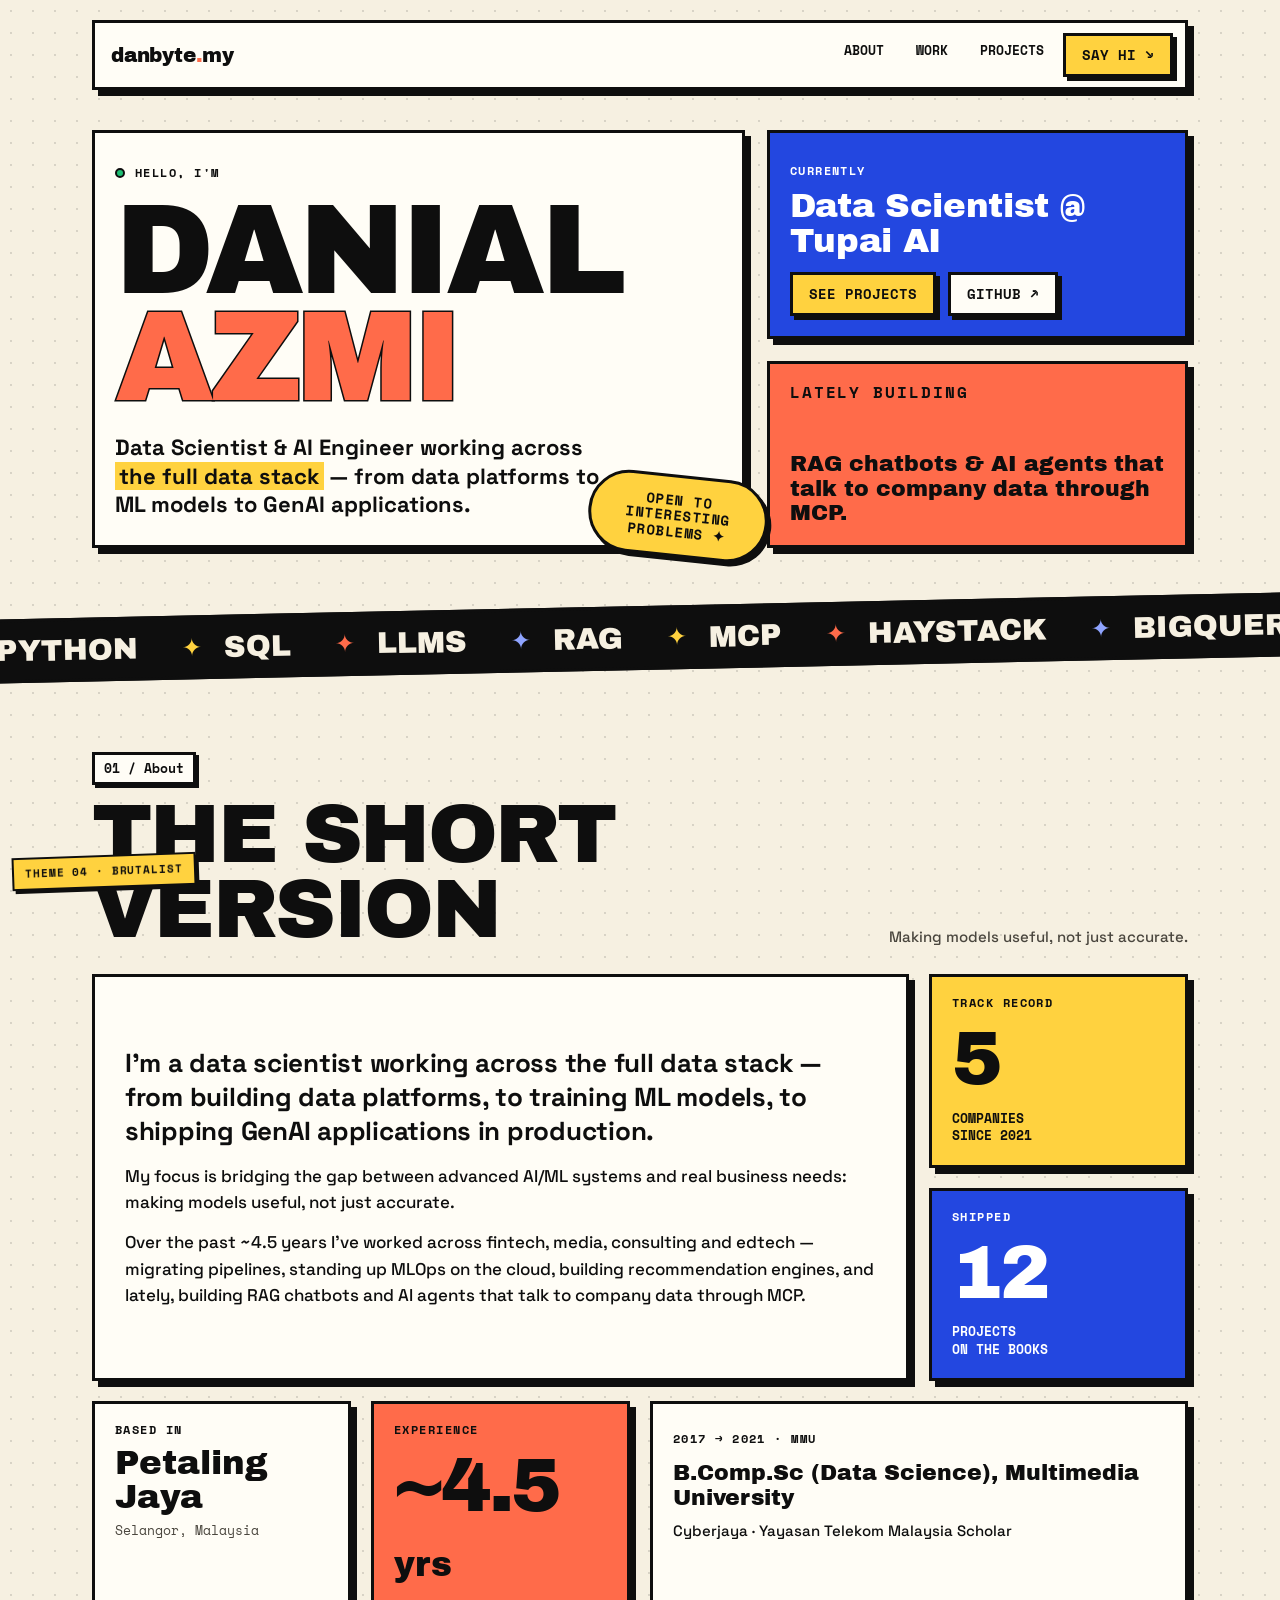
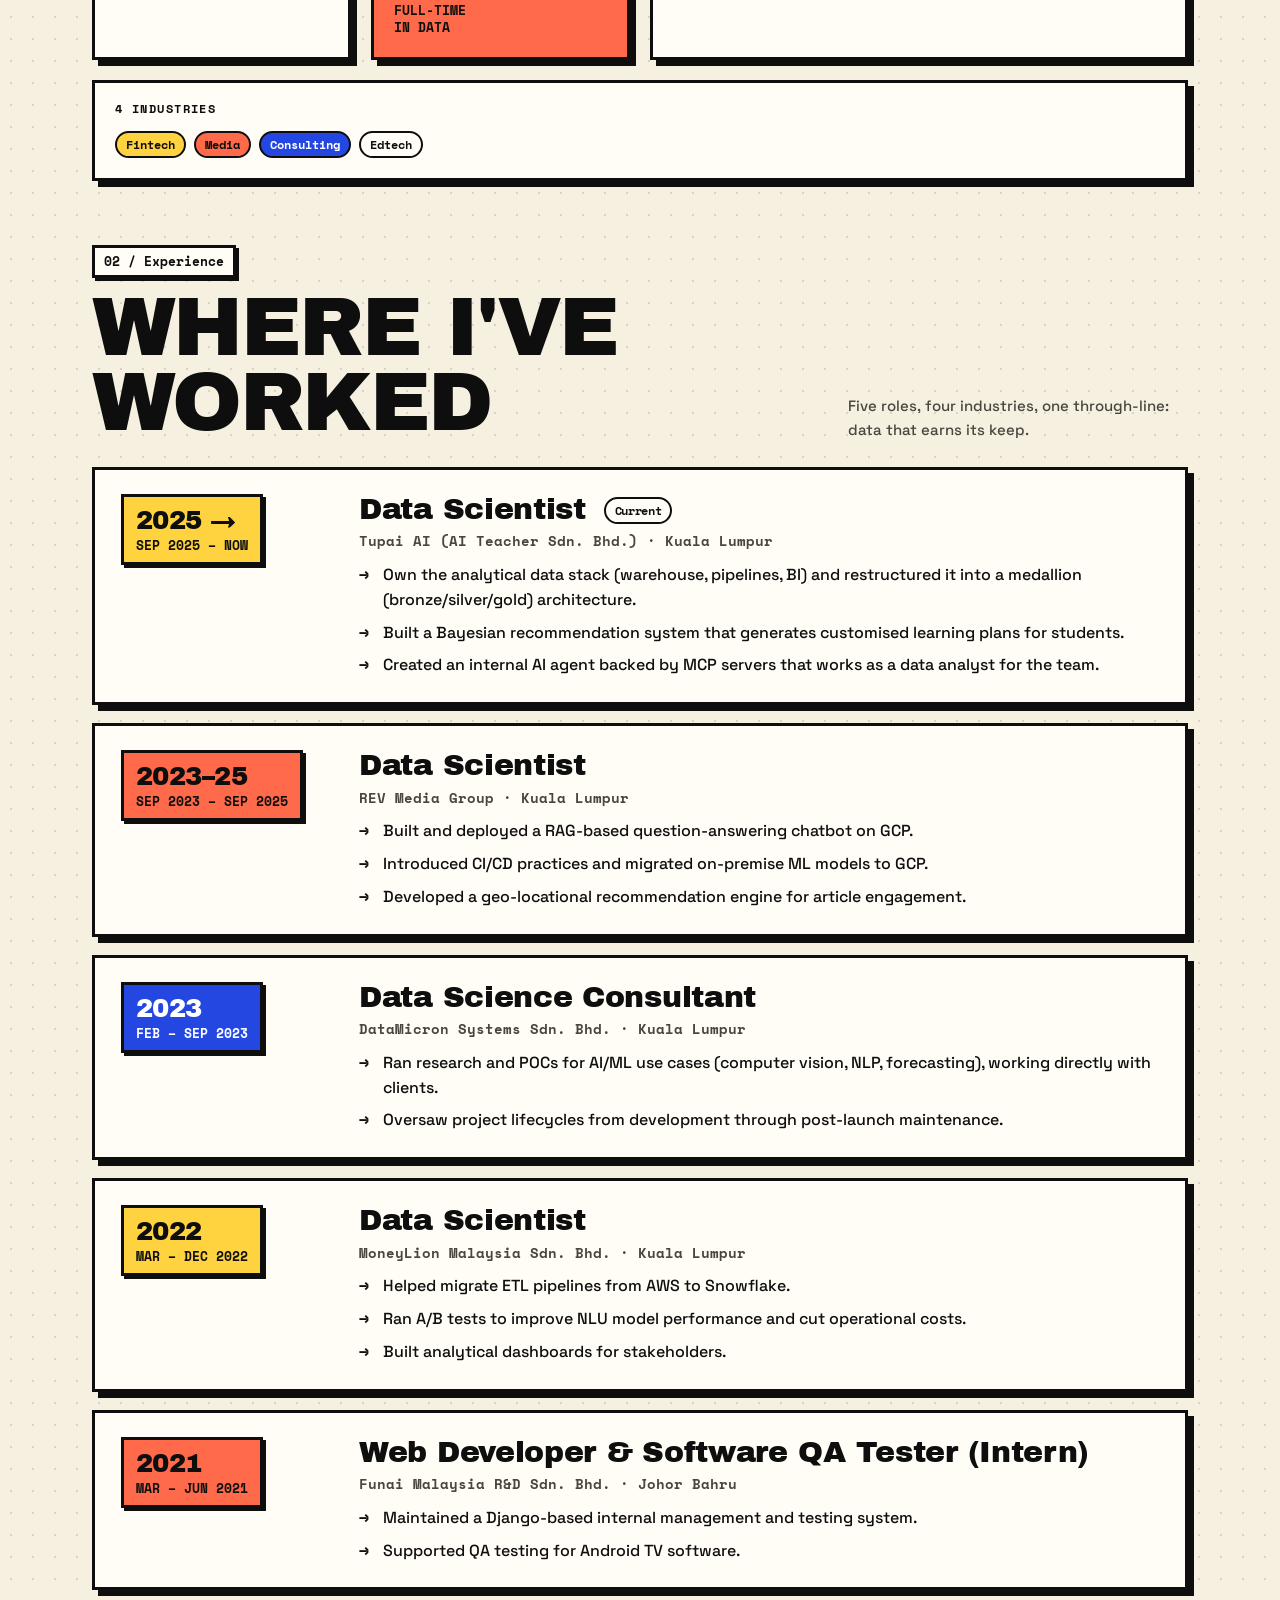
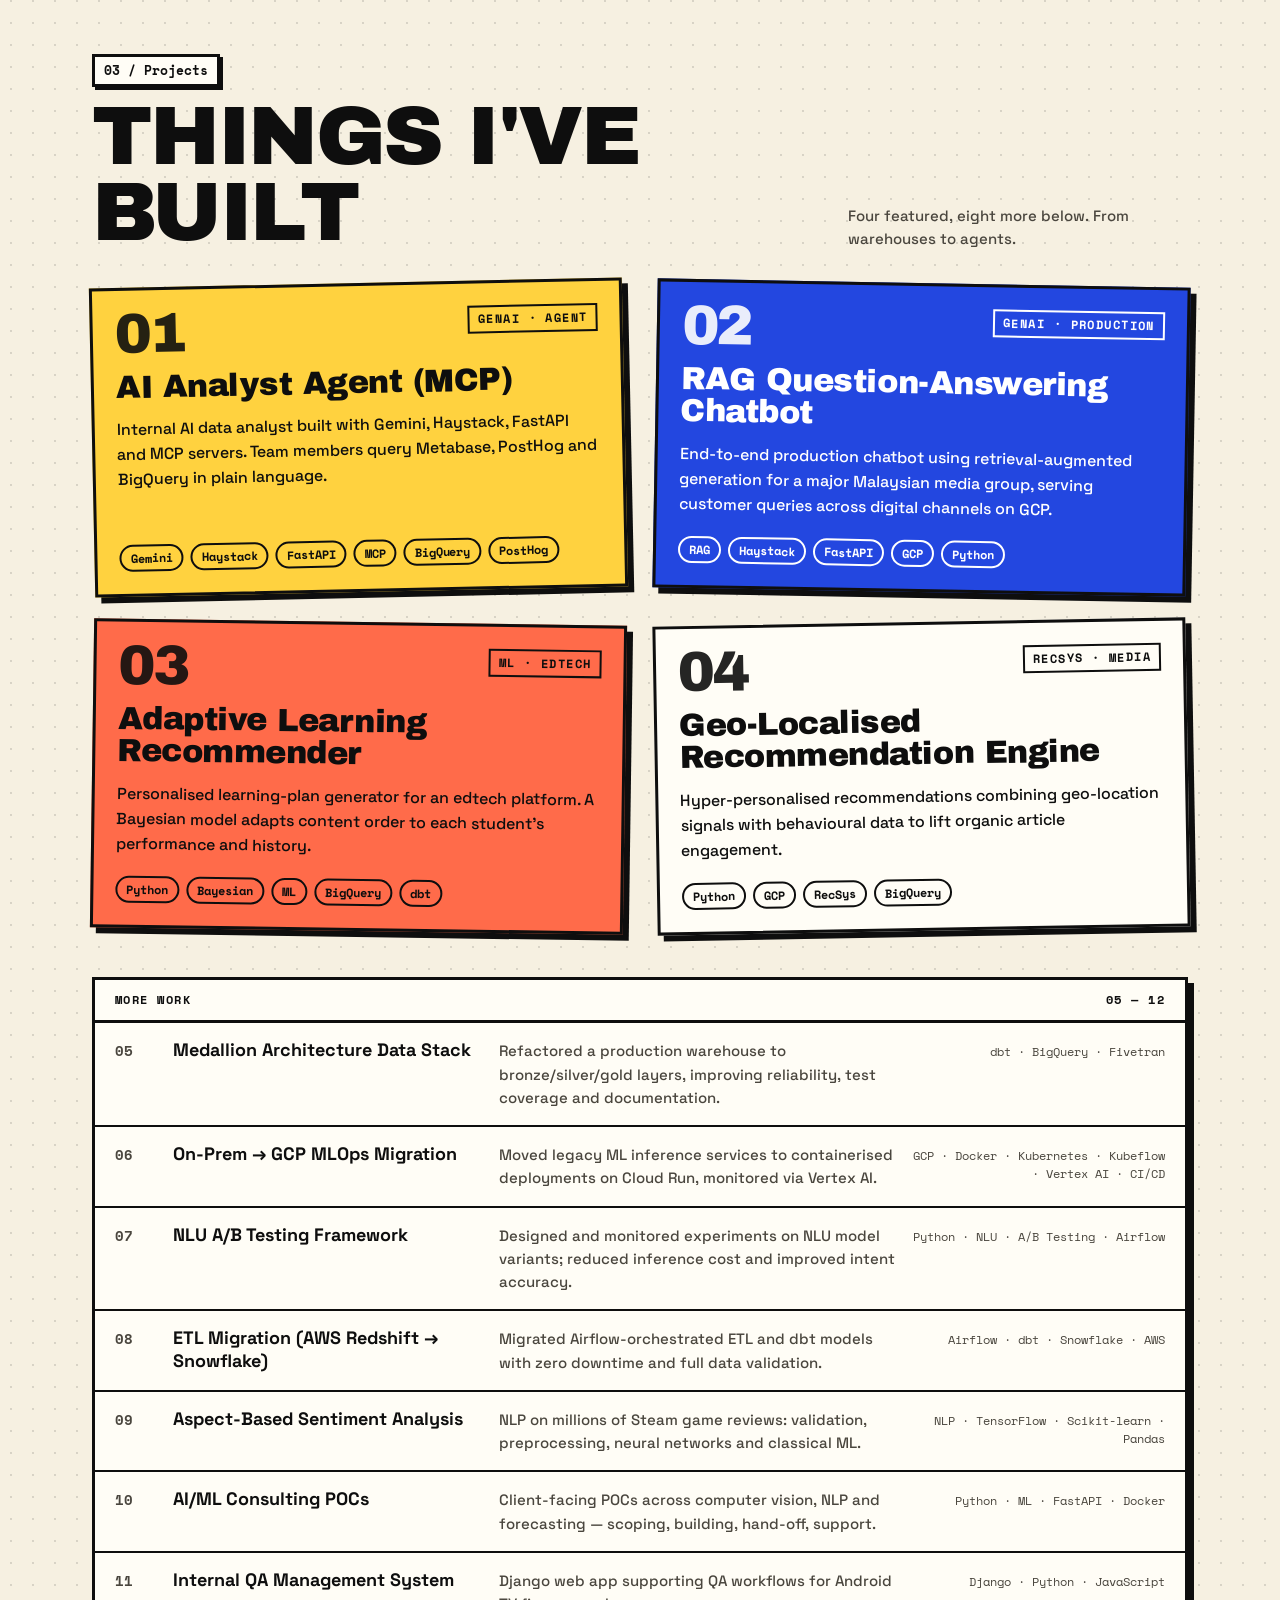
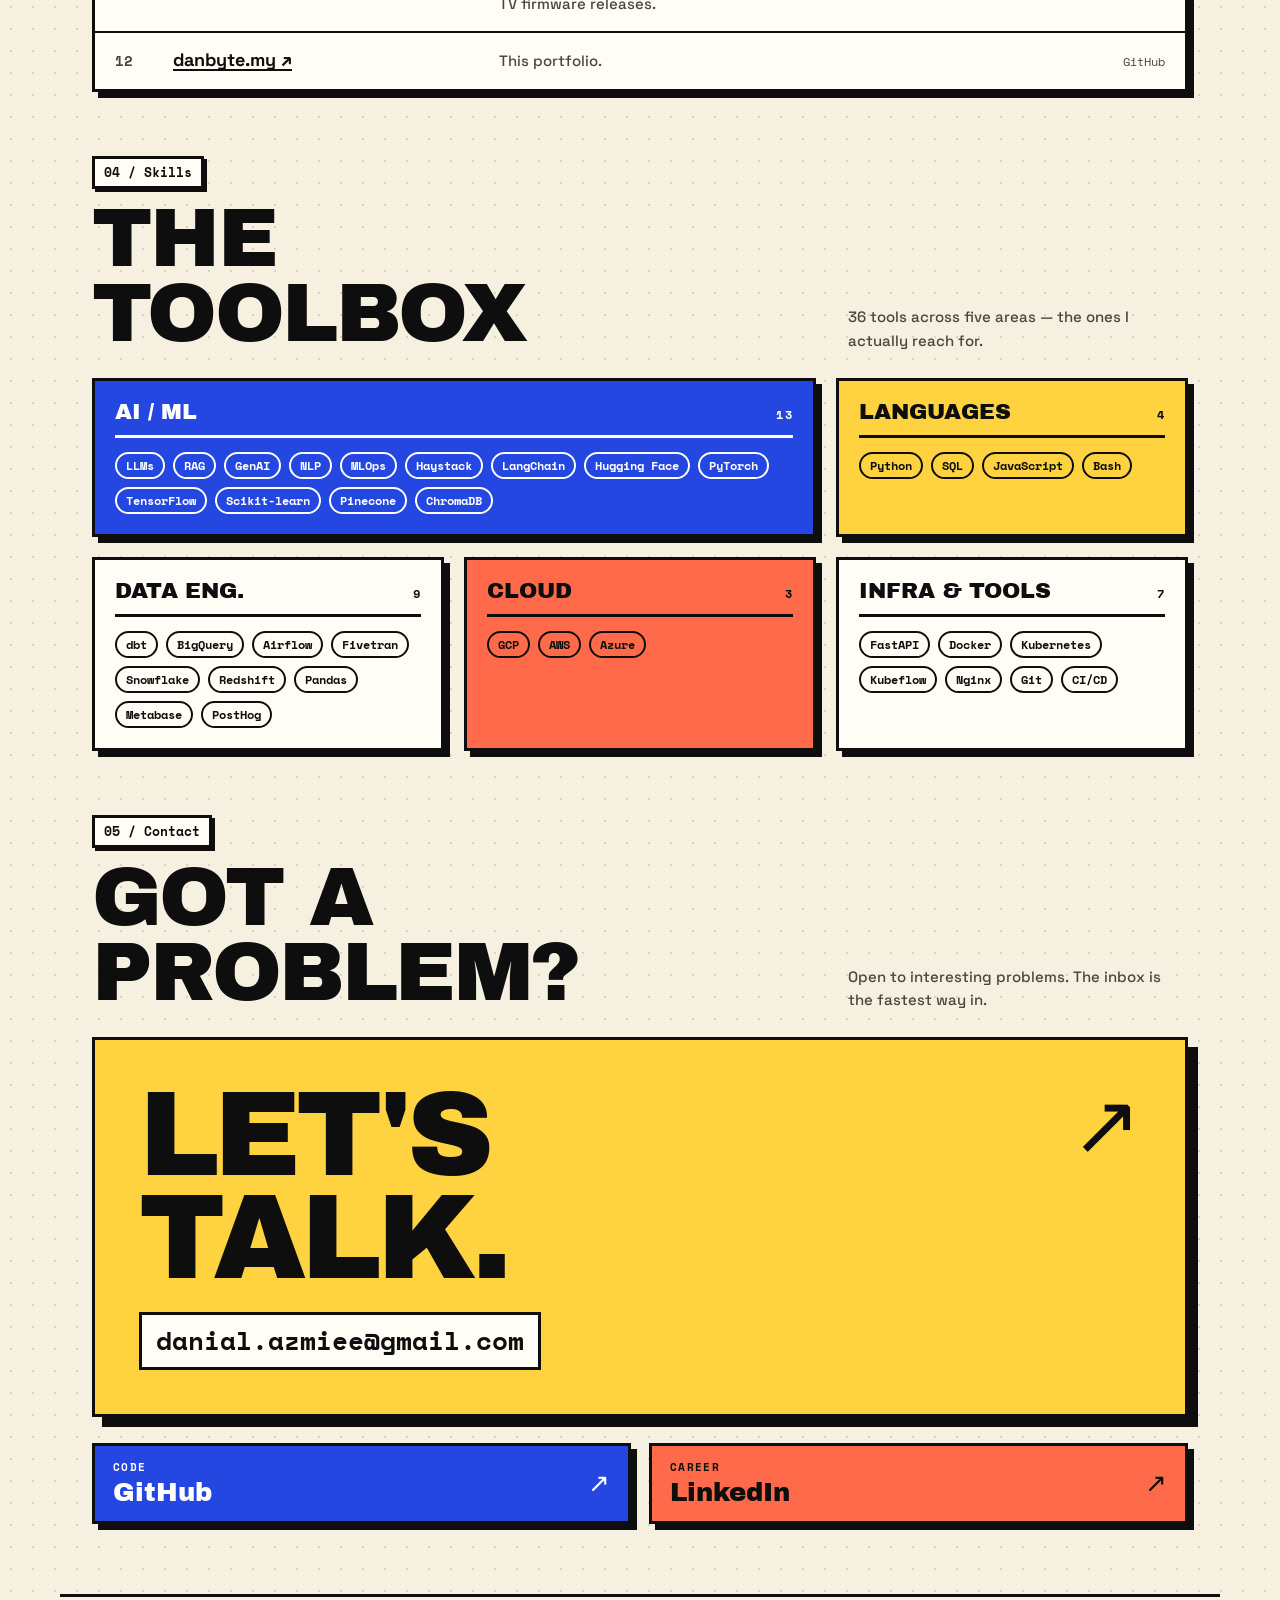
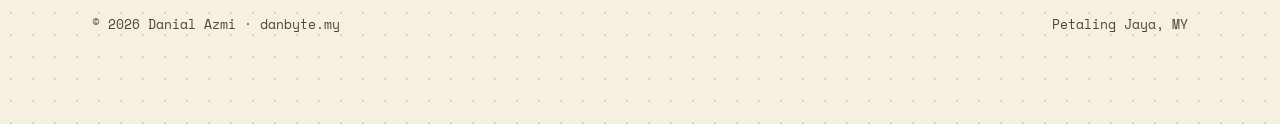
<file: themes/04-brutalist.html>
<!doctype html>
<html lang="en">
<head>
<meta charset="utf-8">
<meta name="viewport" content="width=device-width, initial-scale=1">
<title>Danial Azmi</title>
<meta name="description" content="Danial Azmi — Data Scientist & AI Engineer working across the full data stack, from data platforms to ML models to GenAI applications.">
<meta name="color-scheme" content="light dark">
<link rel="preconnect" href="https://fonts.googleapis.com">
<link rel="preconnect" href="https://fonts.gstatic.com" crossorigin>
<link href="https://fonts.googleapis.com/css2?family=Archivo+Black&family=Space+Grotesk:wght@400;500;700&family=Space+Mono:wght@400;700&display=swap" rel="stylesheet">
<style>
  :root {
    --bg: #F6F0E1;
    --paper: #FFFDF6;
    --ink: #0E0E0E;          /* borders + shadows */
    --text: #0E0E0E;
    --muted: #4A463E;
    --yellow: #FFD23F;
    --coral: #FF6B4A;
    --cobalt: #2347E0;
    --on-accent: #0E0E0E;
    --on-cobalt: #FFFFFF;
    --b: 3px;
    --sh: 6px;
    --display: "Archivo Black", "Arial Black", Impact, sans-serif;
    --sans: "Space Grotesk", system-ui, sans-serif;
    --mono: "Space Mono", ui-monospace, Menlo, monospace;
  }
  @media (prefers-color-scheme: dark) {
    :root {
      --bg: #121110;
      --paper: #1C1A17;
      --ink: #F4EDDC;
      --text: #F4EDDC;
      --muted: #BDB5A3;
      --cobalt: #3A5BF0;
    }
  }

  *, *::before, *::after { box-sizing: border-box; }
  html { -webkit-text-size-adjust: 100%; scroll-behavior: smooth; }
  body {
    margin: 0;
    background: var(--bg);
    color: var(--text);
    font: 500 17px/1.55 var(--sans);
    overflow-x: hidden;
    background-image: radial-gradient(color-mix(in srgb, var(--ink) 13%, transparent) 1.2px, transparent 1.3px);
    background-size: 22px 22px;
  }
  a { color: inherit; }
  :focus-visible { outline: 3px dashed var(--cobalt); outline-offset: 4px; }

  .wrap { max-width: 1160px; margin: 0 auto; padding: 0 16px; }
  @media (min-width: 720px) { .wrap { padding: 0 32px; } }

  /* ---------- primitives ---------- */
  .box {
    background: var(--paper);
    border: var(--b) solid var(--ink);
    box-shadow: var(--sh) var(--sh) 0 var(--ink);
  }
  .lift { transition: transform .15s cubic-bezier(.3,.7,.4,1.4), box-shadow .15s; }
  .lift:hover { transform: translate(-3px, -3px); box-shadow: calc(var(--sh) + 3px) calc(var(--sh) + 3px) 0 var(--ink); }
  .lift:active { transform: translate(var(--sh), var(--sh)); box-shadow: 0 0 0 var(--ink); }

  .y { background: var(--yellow); color: var(--on-accent); }
  .c { background: var(--coral); color: var(--on-accent); }
  .k { background: var(--cobalt); color: var(--on-cobalt); }

  .label {
    font: 700 12px/1 var(--mono);
    letter-spacing: .12em;
    text-transform: uppercase;
  }
  .pill {
    display: inline-block;
    font: 700 12px/1 var(--mono);
    padding: 6px 9px 5px;
    border: 2px solid currentColor;
    border-radius: 999px;
    white-space: nowrap;
  }

  /* ---------- nav ---------- */
  header.top { padding: 20px 0 0; }
  .nav {
    display: flex; align-items: center; justify-content: space-between; gap: 12px;
    padding: 10px 12px 10px 16px;
  }
  .logo { font: 400 20px/1 var(--display); text-decoration: none; letter-spacing: -.01em; }
  .logo span { color: var(--coral); }
  .nav ul { display: flex; gap: 6px; list-style: none; margin: 0; padding: 0; }
  .nav a.nl {
    display: block; text-decoration: none; font: 700 13px/1 var(--mono); text-transform: uppercase;
    padding: 9px 11px; border: 2px solid transparent;
  }
  .nav a.nl:hover { border-color: var(--ink); background: var(--yellow); color: var(--on-accent); }
  @media (max-width: 640px) { .nav ul li:not(:last-child) { display: none; } }

  /* ---------- hero ---------- */
  .hero { padding: 40px 0 0; position: relative; }
  .hero-grid { display: grid; gap: 22px; grid-template-columns: 1fr; }
  @media (min-width: 900px) { .hero-grid { grid-template-columns: 1.55fr 1fr; align-items: stretch; } }

  .name-block { position: relative; padding: 22px 20px 26px; container-type: inline-size; }
  .name-block .label { display: flex; gap: 10px; align-items: center; margin-bottom: 18px; }
  .dot { width: 10px; height: 10px; background: #1DBF73; border: 2px solid var(--ink); border-radius: 50%; }
  h1.name {
    margin: 0;
    font: 400 clamp(50px, 21cqi, 168px)/.84 var(--display);
    letter-spacing: -.035em;
    text-transform: uppercase;
  }
  h1.name .l2 { display: inline-block; color: var(--coral); -webkit-text-stroke: var(--b) var(--ink); paint-order: stroke fill; }
  .hello { font: 700 clamp(18px, 2.4vw, 22px)/1.3 var(--sans); margin: 22px 0 0; max-width: 36ch; }
  .hello em { font-style: normal; background: var(--yellow); color: var(--on-accent); padding: 0 .2em; box-decoration-break: clone; -webkit-box-decoration-break: clone; }

  .sticker {
    position: absolute; right: 12px; top: -34px;
    transform: rotate(6deg);
    padding: 10px 14px;
    font: 700 13px/1.15 var(--mono); text-transform: uppercase; letter-spacing: .04em;
    border: var(--b) solid var(--ink);
    box-shadow: 4px 4px 0 var(--ink);
    border-radius: 999px;
    max-width: 180px; text-align: center;
    transition: transform .25s cubic-bezier(.3,.7,.4,1.6);
  }
  .sticker:hover { transform: rotate(-4deg) scale(1.06); }
  @media (min-width: 900px) { .sticker { top: auto; bottom: -26px; right: -26px; font-size: 14px; padding: 14px 18px; } }

  .hero-side { display: grid; gap: 22px; grid-template-rows: auto 1fr; }
  .role-card { padding: 20px; }
  .role-card h2 { font: 400 clamp(26px, 3.4vw, 34px)/1.02 var(--display); margin: 10px 0 14px; letter-spacing: -.01em; }
  .cta-row { display: flex; flex-wrap: wrap; gap: 12px; }
  .btn {
    display: inline-flex; align-items: center; gap: 8px;
    padding: 12px 16px;
    font: 700 14px/1 var(--mono); text-transform: uppercase; text-decoration: none;
    border: var(--b) solid var(--ink);
    box-shadow: 4px 4px 0 var(--ink);
    transition: transform .12s, box-shadow .12s;
  }
  .btn:hover { transform: translate(-2px,-2px); box-shadow: 6px 6px 0 var(--ink); }
  .btn:active { transform: translate(4px,4px); box-shadow: 0 0 0 var(--ink); }
  .btn.ghost { background: var(--paper); color: var(--text); }

  .now-card { padding: 20px; display: flex; flex-direction: column; justify-content: space-between; gap: 16px; }
  .now-card p { margin: 0; font-size: 16px; }
  .now-card strong { font: 400 22px/1.1 var(--display); display: block; margin-top: 8px; }

  /* ---------- marquee ---------- */
  .marquee {
    margin: 46px 0 0;
    border-block: var(--b) solid var(--ink);
    background: var(--ink);
    color: var(--bg);
    overflow: hidden;
    transform: rotate(-1.2deg);
    width: 104%; margin-left: -2%;
    contain: paint;
  }
  .marquee-track {
    display: flex; width: max-content;
    animation: slide 38s linear infinite;
  }
  .marquee:hover .marquee-track { animation-play-state: paused; }
  .marquee ul { display: flex; list-style: none; margin: 0; padding: 14px 0; }
  .marquee li { font: 400 clamp(20px, 3vw, 30px)/1 var(--display); text-transform: uppercase; padding: 0 22px; display: flex; align-items: center; gap: 44px; white-space: nowrap; }
  .marquee li::after { content: "✦"; color: var(--yellow); font-size: .8em; margin-right: -22px; }
  .marquee li:nth-child(3n+2)::after { color: var(--coral); }
  .marquee li:nth-child(3n)::after { color: #8FA4FF; }
  @keyframes slide { to { transform: translateX(-50%); } }
  .marquee-clip { overflow: hidden; padding: 12px 0 18px; }

  /* ---------- sections ---------- */
  section { padding: 64px 0 0; }
  .sec-head { display: flex; align-items: flex-end; justify-content: space-between; gap: 16px; flex-wrap: wrap; margin-bottom: 26px; }
  .sec-head h2 {
    margin: 0; font: 400 clamp(40px, 8vw, 84px)/.9 var(--display); text-transform: uppercase; letter-spacing: -.03em;
  }
  .sec-num {
    display: inline-block; font: 700 13px/1 var(--mono); padding: 7px 9px; border: var(--b) solid var(--ink);
    background: var(--paper); margin-bottom: 12px; box-shadow: 3px 3px 0 var(--ink);
  }
  .sec-head p { margin: 0; max-width: 34ch; color: var(--muted); font-size: 15px; }

  /* ---------- bento ---------- */
  .bento { display: grid; gap: 20px; grid-template-columns: repeat(2, minmax(0,1fr)); }
  .bento > * { padding: 20px; min-width: 0; }
  .b-about { grid-column: 1 / -1; }
  .b-about p { margin: 0 0 14px; font-size: 17px; }
  .b-about p:last-child { margin: 0; }
  .b-about .lead { font: 700 clamp(20px, 2.4vw, 26px)/1.3 var(--sans); letter-spacing: -.01em; }
  .stat { display: flex; flex-direction: column; justify-content: space-between; gap: 18px; }
  .stat .big { font: 400 clamp(48px, 7vw, 76px)/.85 var(--display); letter-spacing: -.04em; }
  .stat .big small { font-size: .45em; letter-spacing: 0; }
  .stat .cap { font: 700 13px/1.35 var(--mono); text-transform: uppercase; }
  .b-loc, .b-edu { grid-column: 1 / -1; }
  .b-loc { display: flex; flex-direction: column; gap: 10px; }
  .b-loc .place { font: 400 clamp(26px, 3.4vw, 34px)/1 var(--display); }
  .b-loc .coords { font: 400 13px/1 var(--mono); color: var(--muted); }
  .b-edu h3 { font: 400 22px/1.15 var(--display); margin: 10px 0 8px; }
  .b-edu p { margin: 0; font-size: 15px; }
  .industries { display: flex; flex-wrap: wrap; gap: 8px; margin-top: 4px; }
  @media (min-width: 900px) {
    .bento { grid-template-columns: repeat(4, minmax(0,1fr)); }
    .b-about { grid-column: span 3; grid-row: span 2; display: flex; flex-direction: column; justify-content: center; padding: 30px; }
    .b-loc { grid-column: span 1; }
    .b-edu { grid-column: span 2; }
    .b-ind { grid-column: span 2; }
  }
  .b-ind { grid-column: 1 / -1; display: flex; flex-direction: column; gap: 12px; }

  /* ---------- experience ---------- */
  .exp { list-style: none; margin: 0; padding: 0; display: grid; gap: 18px; }
  .exp > li {
    display: grid; gap: 14px;
    grid-template-columns: 1fr;
    padding: 20px;
  }
  @media (min-width: 820px) {
    .exp > li { grid-template-columns: 210px 1fr; gap: 28px; padding: 24px 26px; }
  }
  .chip {
    display: inline-flex; flex-direction: column; gap: 6px; align-self: start;
    padding: 10px 12px; border: var(--b) solid var(--ink); box-shadow: 3px 3px 0 var(--ink);
    font: 700 13px/1 var(--mono); text-transform: uppercase; width: max-content;
  }
  .chip b { font: 400 26px/1 var(--display); letter-spacing: -.02em; }
  .exp h3 { margin: 0; font: 400 clamp(22px, 2.8vw, 30px)/1.05 var(--display); letter-spacing: -.01em; }
  .exp .co { margin: 6px 0 12px; font: 700 14px/1.4 var(--mono); color: var(--muted); }
  .exp ul.pts { margin: 0; padding: 0; list-style: none; display: grid; gap: 8px; }
  .exp ul.pts li { display: block; padding: 0 0 0 24px; position: relative; box-shadow: none; border: 0; font-size: 16px; }
  .exp ul.pts li::before { content: "→"; position: absolute; left: 0; font-family: var(--mono); font-weight: 700; }
  .exp .now { margin-left: 8px; vertical-align: 4px; }

  /* ---------- projects ---------- */
  .proj-grid { display: grid; gap: 26px; grid-template-columns: 1fr; padding: 6px 0; }
  @media (min-width: 760px) { .proj-grid { grid-template-columns: 1fr 1fr; gap: 30px; } }
  .proj {
    padding: 22px; display: flex; flex-direction: column; gap: 14px;
    transform: rotate(var(--r, 0deg));
    transition: transform .2s cubic-bezier(.3,.7,.4,1.5), box-shadow .2s;
    position: relative;
  }
  .proj:hover { transform: rotate(0deg) translate(-3px,-3px); box-shadow: 10px 10px 0 var(--ink); }
  .proj:nth-child(1) { --r: -1.2deg; }
  .proj:nth-child(2) { --r: 1deg; }
  .proj:nth-child(3) { --r: .8deg; }
  .proj:nth-child(4) { --r: -1deg; }
  .proj .idx { font: 400 56px/.8 var(--display); letter-spacing: -.04em; opacity: .9; }
  .proj h3 { margin: 0; font: 400 clamp(24px, 3vw, 32px)/1.02 var(--display); letter-spacing: -.015em; }
  .proj p { margin: 0; font-size: 16px; }
  .proj .tags { display: flex; flex-wrap: wrap; gap: 7px; margin-top: auto; padding-top: 6px; }
  .proj-top { display: flex; justify-content: space-between; align-items: flex-start; gap: 12px; }
  .proj-top .label { padding: 6px 8px; border: 2px solid currentColor; }
  .proj.p-paper { background: var(--paper); color: var(--text); }

  .more { margin-top: 40px; padding: 0; overflow: hidden; }
  .more-head { padding: 14px 20px; border-bottom: var(--b) solid var(--ink); display: flex; justify-content: space-between; gap: 12px; flex-wrap: wrap; }
  .more ol { list-style: none; margin: 0; padding: 0; }
  .more li {
    display: grid; grid-template-columns: 40px 1fr; gap: 4px 14px; align-items: baseline;
    padding: 16px 20px; border-bottom: 2px solid var(--ink);
    transition: background .12s;
  }
  .more li:last-child { border-bottom: 0; }
  .more li:hover { background: color-mix(in srgb, var(--yellow) 30%, var(--paper)); }
  .more .n { font: 700 14px/1 var(--mono); color: var(--muted); grid-row: span 2; }
  .more h3 { margin: 0; font: 700 18px/1.25 var(--sans); }
  .more h3 a { text-decoration-thickness: 2px; text-underline-offset: 3px; }
  .more p { margin: 0; font-size: 15px; color: var(--muted); }
  .more .t { grid-column: 2; font: 400 12px/1.5 var(--mono); color: var(--muted); }
  @media (min-width: 820px) {
    .more li { grid-template-columns: 44px minmax(0, 1.1fr) minmax(0, 1.4fr) minmax(0, .9fr); }
    .more .n { grid-row: auto; }
    .more .t { grid-column: auto; text-align: right; }
  }

  /* ---------- skills ---------- */
  .skills { display: grid; gap: 20px; grid-template-columns: 1fr; }
  @media (min-width: 720px) { .skills { grid-template-columns: repeat(2, 1fr); } }
  @media (min-width: 1000px) { .skills { grid-template-columns: repeat(3, 1fr); } }
  .sk { padding: 20px; }
  .sk header { display: flex; justify-content: space-between; align-items: baseline; gap: 10px; margin-bottom: 14px; padding-bottom: 12px; border-bottom: var(--b) solid currentColor; }
  .sk h3 { margin: 0; font: 400 22px/1 var(--display); text-transform: uppercase; }
  .sk ul { list-style: none; margin: 0; padding: 0; display: flex; flex-wrap: wrap; gap: 8px; }
  .sk-wide { grid-column: 1 / -1; }
  @media (min-width: 1000px) { .sk-wide { grid-column: span 2; } }

  /* ---------- contact ---------- */
  .contact { padding-bottom: 40px; }
  .mail {
    display: block; text-decoration: none;
    padding: clamp(22px, 4vw, 44px);
    border: var(--b) solid var(--ink);
    box-shadow: 10px 10px 0 var(--ink);
    transition: transform .14s, box-shadow .14s;
    position: relative; overflow: hidden;
  }
  .mail:hover { transform: translate(-4px,-4px); box-shadow: 14px 14px 0 var(--ink); }
  .mail:active { transform: translate(10px,10px); box-shadow: 0 0 0 var(--ink); }
  .mail .say { font: 400 clamp(44px, 10vw, 120px)/.86 var(--display); text-transform: uppercase; letter-spacing: -.04em; display: block; }
  .mail .addr {
    display: inline-block; margin-top: 22px;
    font: 700 clamp(15px, 2.6vw, 26px)/1.2 var(--mono);
    padding: 10px 14px; background: var(--paper); color: var(--text); border: var(--b) solid var(--ink);
    overflow-wrap: anywhere;
  }
  .mail .arrow { position: absolute; right: clamp(18px, 4vw, 44px); top: clamp(18px, 4vw, 44px); font: 400 clamp(40px, 7vw, 84px)/1 var(--display); transition: transform .2s; }
  .mail:hover .arrow { transform: translate(6px,-6px) rotate(-8deg); }
  .socials { display: grid; gap: 18px; grid-template-columns: 1fr 1fr; margin-top: 26px; }
  .socials a { padding: 16px 18px; display: flex; justify-content: space-between; align-items: center; text-decoration: none; font: 400 clamp(18px, 3vw, 26px)/1 var(--display); }
  .socials a span.label { font-size: 11px; display: block; margin-bottom: 6px; }

  footer { padding: 30px 0 90px; font: 400 13px/1.5 var(--mono); color: var(--muted); }
  footer .wrap { display: flex; justify-content: space-between; gap: 12px; flex-wrap: wrap; border-top: var(--b) solid var(--ink); padding-top: 18px; }

  /* ---------- badge ---------- */
  .badge {
    position: fixed; left: 12px; bottom: 12px; z-index: 50;
    font: 700 11px/1 var(--mono); text-transform: uppercase; letter-spacing: .08em;
    padding: 9px 11px; background: var(--yellow); color: var(--on-accent);
    border: 2px solid #0E0E0E; box-shadow: 3px 3px 0 var(--ink);
    transform: rotate(-2deg);
  }

  @media (prefers-reduced-motion: reduce) {
    *, *::before, *::after { transition: none !important; scroll-behavior: auto !important; }
    .marquee-track { animation: none; }
  }
  @media (max-width: 420px) {
    .socials { grid-template-columns: 1fr; }
    .stat .big { font-size: 46px; }
  }
</style>
</head>
<body>

<header class="top">
  <div class="wrap">
    <nav class="nav box" aria-label="Primary">
      <a class="logo" href="#top">danbyte<span>.</span>my</a>
      <ul>
        <li><a class="nl" href="#about">About</a></li>
        <li><a class="nl" href="#work">Work</a></li>
        <li><a class="nl" href="#projects">Projects</a></li>
        <li><a class="btn y" href="#contact">Say hi ↘</a></li>
      </ul>
    </nav>
  </div>
</header>

<main id="top">
  <!-- HERO -->
  <div class="hero">
    <div class="wrap hero-grid">
      <div class="name-block box">
        <p class="label"><span class="dot" aria-hidden="true"></span>Hello, I'm</p>
        <h1 class="name">Danial<br><span class="l2">Azmi</span></h1>
        <p class="hello">Data Scientist &amp; AI Engineer working across <em>the full data stack</em> — from data platforms to ML models to GenAI applications.</p>
        <p class="sticker y" aria-label="Status: open to interesting problems">Open to interesting problems ✦</p>
      </div>

      <div class="hero-side">
        <div class="role-card box k lift">
          <p class="label">Currently</p>
          <h2>Data Scientist @ Tupai&nbsp;AI</h2>
          <div class="cta-row">
            <a class="btn y" href="#projects">See projects</a>
            <a class="btn ghost" href="https://github.com/danialazmie" rel="noopener">GitHub ↗</a>
          </div>
        </div>
        <div class="now-card box c lift">
          <p class="label">Lately building</p>
          <p><strong>RAG chatbots &amp; AI agents that talk to company data through MCP.</strong></p>
        </div>
      </div>
    </div>

    <div class="marquee-clip">
      <div class="marquee" aria-label="Skills">
        <div class="marquee-track">
          <ul>
            <li>Python</li><li>SQL</li><li>LLMs</li><li>RAG</li><li>MCP</li><li>Haystack</li><li>BigQuery</li><li>dbt</li><li>Airflow</li><li>FastAPI</li><li>GCP</li><li>Docker</li><li>Snowflake</li><li>PyTorch</li><li>MLOps</li>
          </ul>
          <ul aria-hidden="true">
            <li>Python</li><li>SQL</li><li>LLMs</li><li>RAG</li><li>MCP</li><li>Haystack</li><li>BigQuery</li><li>dbt</li><li>Airflow</li><li>FastAPI</li><li>GCP</li><li>Docker</li><li>Snowflake</li><li>PyTorch</li><li>MLOps</li>
          </ul>
        </div>
      </div>
    </div>
  </div>

  <!-- ABOUT / BENTO -->
  <section id="about" aria-labelledby="about-h">
    <div class="wrap">
      <div class="sec-head">
        <div><span class="sec-num">01 / About</span><h2 id="about-h">The short<br>version</h2></div>
        <p>Making models useful, not just accurate.</p>
      </div>

      <div class="bento">
        <article class="b-about box">
          <p class="lead">I'm a data scientist working across the full data stack — from building data platforms, to training ML models, to shipping GenAI applications in production.</p>
          <p>My focus is bridging the gap between advanced AI/ML systems and real business needs: making models useful, not just accurate.</p>
          <p>Over the past ~4.5 years I've worked across fintech, media, consulting and edtech — migrating pipelines, standing up MLOps on the cloud, building recommendation engines, and lately, building RAG chatbots and AI agents that talk to company data through MCP.</p>
        </article>

        <div class="stat box y lift">
          <span class="label">Track record</span>
          <span class="big">5</span>
          <span class="cap">Companies<br>since 2021</span>
        </div>
        <div class="stat box k lift">
          <span class="label">Shipped</span>
          <span class="big">12</span>
          <span class="cap">Projects<br>on the books</span>
        </div>

        <div class="b-loc box lift">
          <span class="label">Based in</span>
          <span class="place">Petaling Jaya</span>
          <span class="coords">Selangor, Malaysia</span>
        </div>

        <div class="stat box c lift">
          <span class="label">Experience</span>
          <span class="big">~4.5<small> yrs</small></span>
          <span class="cap">Full-time<br>in data</span>
        </div>

        <div class="b-edu box lift">
          <span class="label">2017 → 2021 · MMU</span>
          <h3>B.Comp.Sc (Data Science), Multimedia University</h3>
          <p>Cyberjaya · Yayasan Telekom Malaysia Scholar</p>
        </div>

        <div class="b-ind box lift">
          <span class="label">4 industries</span>
          <div class="industries">
            <span class="pill y" style="border-color:var(--ink)">Fintech</span>
            <span class="pill c" style="border-color:var(--ink)">Media</span>
            <span class="pill k" style="border-color:var(--ink)">Consulting</span>
            <span class="pill">Edtech</span>
          </div>
        </div>
      </div>
    </div>
  </section>

  <!-- EXPERIENCE -->
  <section id="work" aria-labelledby="work-h">
    <div class="wrap">
      <div class="sec-head">
        <div><span class="sec-num">02 / Experience</span><h2 id="work-h">Where I've<br>worked</h2></div>
        <p>Five roles, four industries, one through-line: data that earns its keep.</p>
      </div>

      <ol class="exp">
        <li class="box lift">
          <span class="chip y"><b>2025 →</b>Sep 2025 – Now</span>
          <div>
            <h3>Data Scientist <span class="pill now">Current</span></h3>
            <p class="co">Tupai AI (AI Teacher Sdn. Bhd.) · Kuala Lumpur</p>
            <ul class="pts">
              <li>Own the analytical data stack (warehouse, pipelines, BI) and restructured it into a medallion (bronze/silver/gold) architecture.</li>
              <li>Built a Bayesian recommendation system that generates customised learning plans for students.</li>
              <li>Created an internal AI agent backed by MCP servers that works as a data analyst for the team.</li>
            </ul>
          </div>
        </li>
        <li class="box lift">
          <span class="chip c"><b>2023–25</b>Sep 2023 – Sep 2025</span>
          <div>
            <h3>Data Scientist</h3>
            <p class="co">REV Media Group · Kuala Lumpur</p>
            <ul class="pts">
              <li>Built and deployed a RAG-based question-answering chatbot on GCP.</li>
              <li>Introduced CI/CD practices and migrated on-premise ML models to GCP.</li>
              <li>Developed a geo-locational recommendation engine for article engagement.</li>
            </ul>
          </div>
        </li>
        <li class="box lift">
          <span class="chip k"><b>2023</b>Feb – Sep 2023</span>
          <div>
            <h3>Data Science Consultant</h3>
            <p class="co">DataMicron Systems Sdn. Bhd. · Kuala Lumpur</p>
            <ul class="pts">
              <li>Ran research and POCs for AI/ML use cases (computer vision, NLP, forecasting), working directly with clients.</li>
              <li>Oversaw project lifecycles from development through post-launch maintenance.</li>
            </ul>
          </div>
        </li>
        <li class="box lift">
          <span class="chip y"><b>2022</b>Mar – Dec 2022</span>
          <div>
            <h3>Data Scientist</h3>
            <p class="co">MoneyLion Malaysia Sdn. Bhd. · Kuala Lumpur</p>
            <ul class="pts">
              <li>Helped migrate ETL pipelines from AWS to Snowflake.</li>
              <li>Ran A/B tests to improve NLU model performance and cut operational costs.</li>
              <li>Built analytical dashboards for stakeholders.</li>
            </ul>
          </div>
        </li>
        <li class="box lift">
          <span class="chip c"><b>2021</b>Mar – Jun 2021</span>
          <div>
            <h3>Web Developer &amp; Software QA Tester (Intern)</h3>
            <p class="co">Funai Malaysia R&amp;D Sdn. Bhd. · Johor Bahru</p>
            <ul class="pts">
              <li>Maintained a Django-based internal management and testing system.</li>
              <li>Supported QA testing for Android TV software.</li>
            </ul>
          </div>
        </li>
      </ol>
    </div>
  </section>

  <!-- PROJECTS -->
  <section id="projects" aria-labelledby="proj-h">
    <div class="wrap">
      <div class="sec-head">
        <div><span class="sec-num">03 / Projects</span><h2 id="proj-h">Things I've<br>built</h2></div>
        <p>Four featured, eight more below. From warehouses to agents.</p>
      </div>

      <div class="proj-grid">
        <article class="proj box y">
          <div class="proj-top"><span class="idx" aria-hidden="true">01</span><span class="label">GenAI · Agent</span></div>
          <h3>AI Analyst Agent (MCP)</h3>
          <p>Internal AI data analyst built with Gemini, Haystack, FastAPI and MCP servers. Team members query Metabase, PostHog and BigQuery in plain language.</p>
          <div class="tags"><span class="pill">Gemini</span><span class="pill">Haystack</span><span class="pill">FastAPI</span><span class="pill">MCP</span><span class="pill">BigQuery</span><span class="pill">PostHog</span></div>
        </article>
        <article class="proj box k">
          <div class="proj-top"><span class="idx" aria-hidden="true">02</span><span class="label">GenAI · Production</span></div>
          <h3>RAG Question-Answering Chatbot</h3>
          <p>End-to-end production chatbot using retrieval-augmented generation for a major Malaysian media group, serving customer queries across digital channels on GCP.</p>
          <div class="tags"><span class="pill">RAG</span><span class="pill">Haystack</span><span class="pill">FastAPI</span><span class="pill">GCP</span><span class="pill">Python</span></div>
        </article>
        <article class="proj box c">
          <div class="proj-top"><span class="idx" aria-hidden="true">03</span><span class="label">ML · Edtech</span></div>
          <h3>Adaptive Learning Recommender</h3>
          <p>Personalised learning-plan generator for an edtech platform. A Bayesian model adapts content order to each student's performance and history.</p>
          <div class="tags"><span class="pill">Python</span><span class="pill">Bayesian</span><span class="pill">ML</span><span class="pill">BigQuery</span><span class="pill">dbt</span></div>
        </article>
        <article class="proj box p-paper">
          <div class="proj-top"><span class="idx" aria-hidden="true">04</span><span class="label">RecSys · Media</span></div>
          <h3>Geo-Localised Recommendation Engine</h3>
          <p>Hyper-personalised recommendations combining geo-location signals with behavioural data to lift organic article engagement.</p>
          <div class="tags"><span class="pill">Python</span><span class="pill">GCP</span><span class="pill">RecSys</span><span class="pill">BigQuery</span></div>
        </article>
      </div>

      <div class="more box">
        <div class="more-head"><span class="label">More work</span><span class="label">05 — 12</span></div>
        <ol>
          <li><span class="n">05</span><h3>Medallion Architecture Data Stack</h3><p>Refactored a production warehouse to bronze/silver/gold layers, improving reliability, test coverage and documentation.</p><span class="t">dbt · BigQuery · Fivetran</span></li>
          <li><span class="n">06</span><h3>On-Prem → GCP MLOps Migration</h3><p>Moved legacy ML inference services to containerised deployments on Cloud Run, monitored via Vertex AI.</p><span class="t">GCP · Docker · Kubernetes · Kubeflow · Vertex AI · CI/CD</span></li>
          <li><span class="n">07</span><h3>NLU A/B Testing Framework</h3><p>Designed and monitored experiments on NLU model variants; reduced inference cost and improved intent accuracy.</p><span class="t">Python · NLU · A/B Testing · Airflow</span></li>
          <li><span class="n">08</span><h3>ETL Migration (AWS Redshift → Snowflake)</h3><p>Migrated Airflow-orchestrated ETL and dbt models with zero downtime and full data validation.</p><span class="t">Airflow · dbt · Snowflake · AWS</span></li>
          <li><span class="n">09</span><h3>Aspect-Based Sentiment Analysis</h3><p>NLP on millions of Steam game reviews: validation, preprocessing, neural networks and classical ML.</p><span class="t">NLP · TensorFlow · Scikit-learn · Pandas</span></li>
          <li><span class="n">10</span><h3>AI/ML Consulting POCs</h3><p>Client-facing POCs across computer vision, NLP and forecasting — scoping, building, hand-off, support.</p><span class="t">Python · ML · FastAPI · Docker</span></li>
          <li><span class="n">11</span><h3>Internal QA Management System</h3><p>Django web app supporting QA workflows for Android TV firmware releases.</p><span class="t">Django · Python · JavaScript</span></li>
          <li><span class="n">12</span><h3><a href="https://github.com/danialazmie/danbyte.my" rel="noopener">danbyte.my ↗</a></h3><p>This portfolio.</p><span class="t">GitHub</span></li>
        </ol>
      </div>
    </div>
  </section>

  <!-- SKILLS -->
  <section id="skills" aria-labelledby="skills-h">
    <div class="wrap">
      <div class="sec-head">
        <div><span class="sec-num">04 / Skills</span><h2 id="skills-h">The<br>toolbox</h2></div>
        <p>36 tools across five areas — the ones I actually reach for.</p>
      </div>
      <div class="skills">
        <div class="sk sk-wide box k"><header><h3>AI / ML</h3><span class="label">13</span></header>
          <ul><li class="pill">LLMs</li><li class="pill">RAG</li><li class="pill">GenAI</li><li class="pill">NLP</li><li class="pill">MLOps</li><li class="pill">Haystack</li><li class="pill">LangChain</li><li class="pill">Hugging Face</li><li class="pill">PyTorch</li><li class="pill">TensorFlow</li><li class="pill">Scikit-learn</li><li class="pill">Pinecone</li><li class="pill">ChromaDB</li></ul></div>
        <div class="sk box y"><header><h3>Languages</h3><span class="label">4</span></header>
          <ul><li class="pill">Python</li><li class="pill">SQL</li><li class="pill">JavaScript</li><li class="pill">Bash</li></ul></div>
        <div class="sk box"><header><h3>Data Eng.</h3><span class="label">9</span></header>
          <ul><li class="pill">dbt</li><li class="pill">BigQuery</li><li class="pill">Airflow</li><li class="pill">Fivetran</li><li class="pill">Snowflake</li><li class="pill">Redshift</li><li class="pill">Pandas</li><li class="pill">Metabase</li><li class="pill">PostHog</li></ul></div>
        <div class="sk box c"><header><h3>Cloud</h3><span class="label">3</span></header>
          <ul><li class="pill">GCP</li><li class="pill">AWS</li><li class="pill">Azure</li></ul></div>
        <div class="sk box"><header><h3>Infra &amp; Tools</h3><span class="label">7</span></header>
          <ul><li class="pill">FastAPI</li><li class="pill">Docker</li><li class="pill">Kubernetes</li><li class="pill">Kubeflow</li><li class="pill">Nginx</li><li class="pill">Git</li><li class="pill">CI/CD</li></ul></div>
      </div>
    </div>
  </section>

  <!-- CONTACT -->
  <section id="contact" class="contact" aria-labelledby="contact-h">
    <div class="wrap">
      <div class="sec-head">
        <div><span class="sec-num">05 / Contact</span><h2 id="contact-h">Got a<br>problem?</h2></div>
        <p>Open to interesting problems. The inbox is the fastest way in.</p>
      </div>
      <a class="mail y" href="mailto:danial.azmiee@gmail.com">
        <span class="say">Let's<br>talk.</span>
        <span class="addr">danial.azmiee@gmail.com</span>
        <span class="arrow" aria-hidden="true">↗</span>
      </a>
      <div class="socials">
        <a class="box k lift" href="https://github.com/danialazmie" rel="noopener"><span><span class="label">Code</span>GitHub</span><span aria-hidden="true">↗</span></a>
        <a class="box c lift" href="https://linkedin.com/in/danial-azmi" rel="noopener"><span><span class="label">Career</span>LinkedIn</span><span aria-hidden="true">↗</span></a>
      </div>
    </div>
  </section>
</main>

<footer>
  <div class="wrap">
    <span>© <span id="yr">2026</span> Danial Azmi · danbyte.my</span>
    <span>Petaling Jaya, MY</span>
  </div>
</footer>

<div class="badge" aria-hidden="true">Theme 04 · Brutalist</div>

<script>
  document.getElementById('yr').textContent = new Date().getFullYear();
</script>
</body>
</html>
</file>
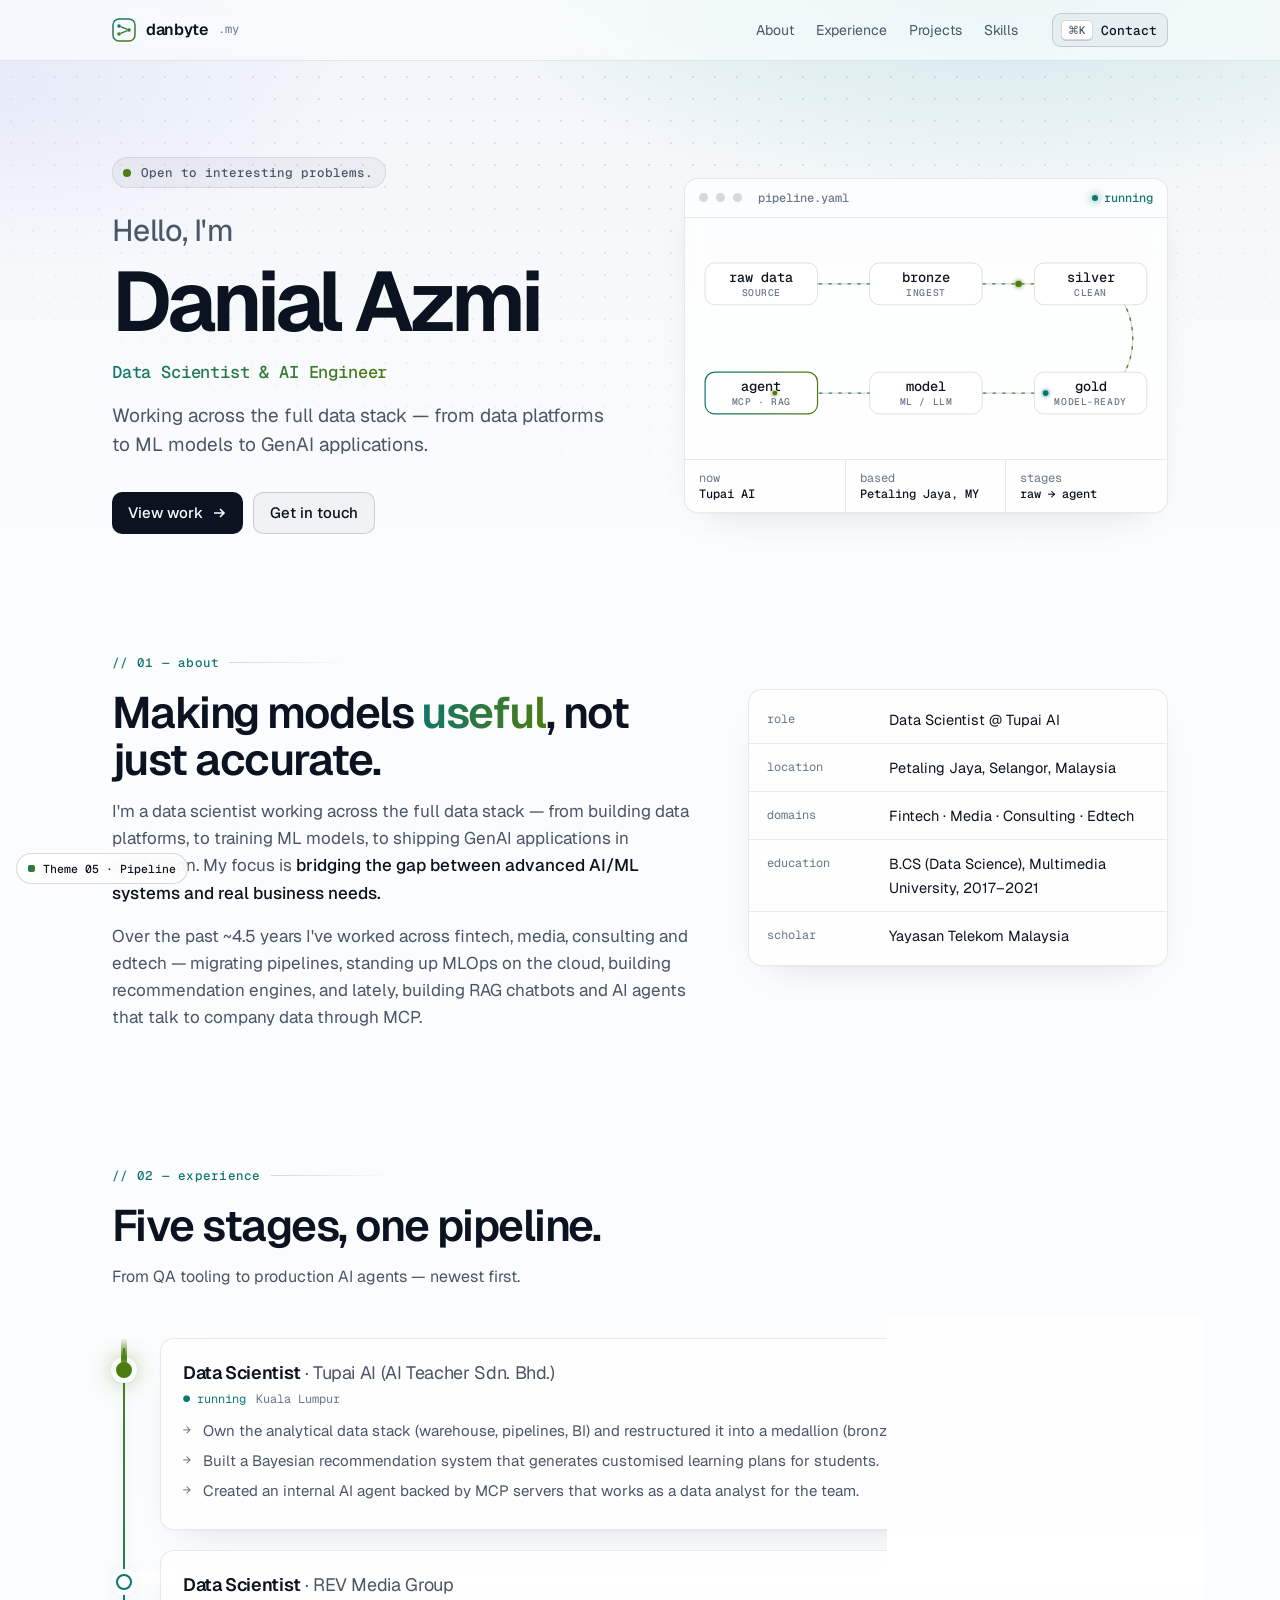
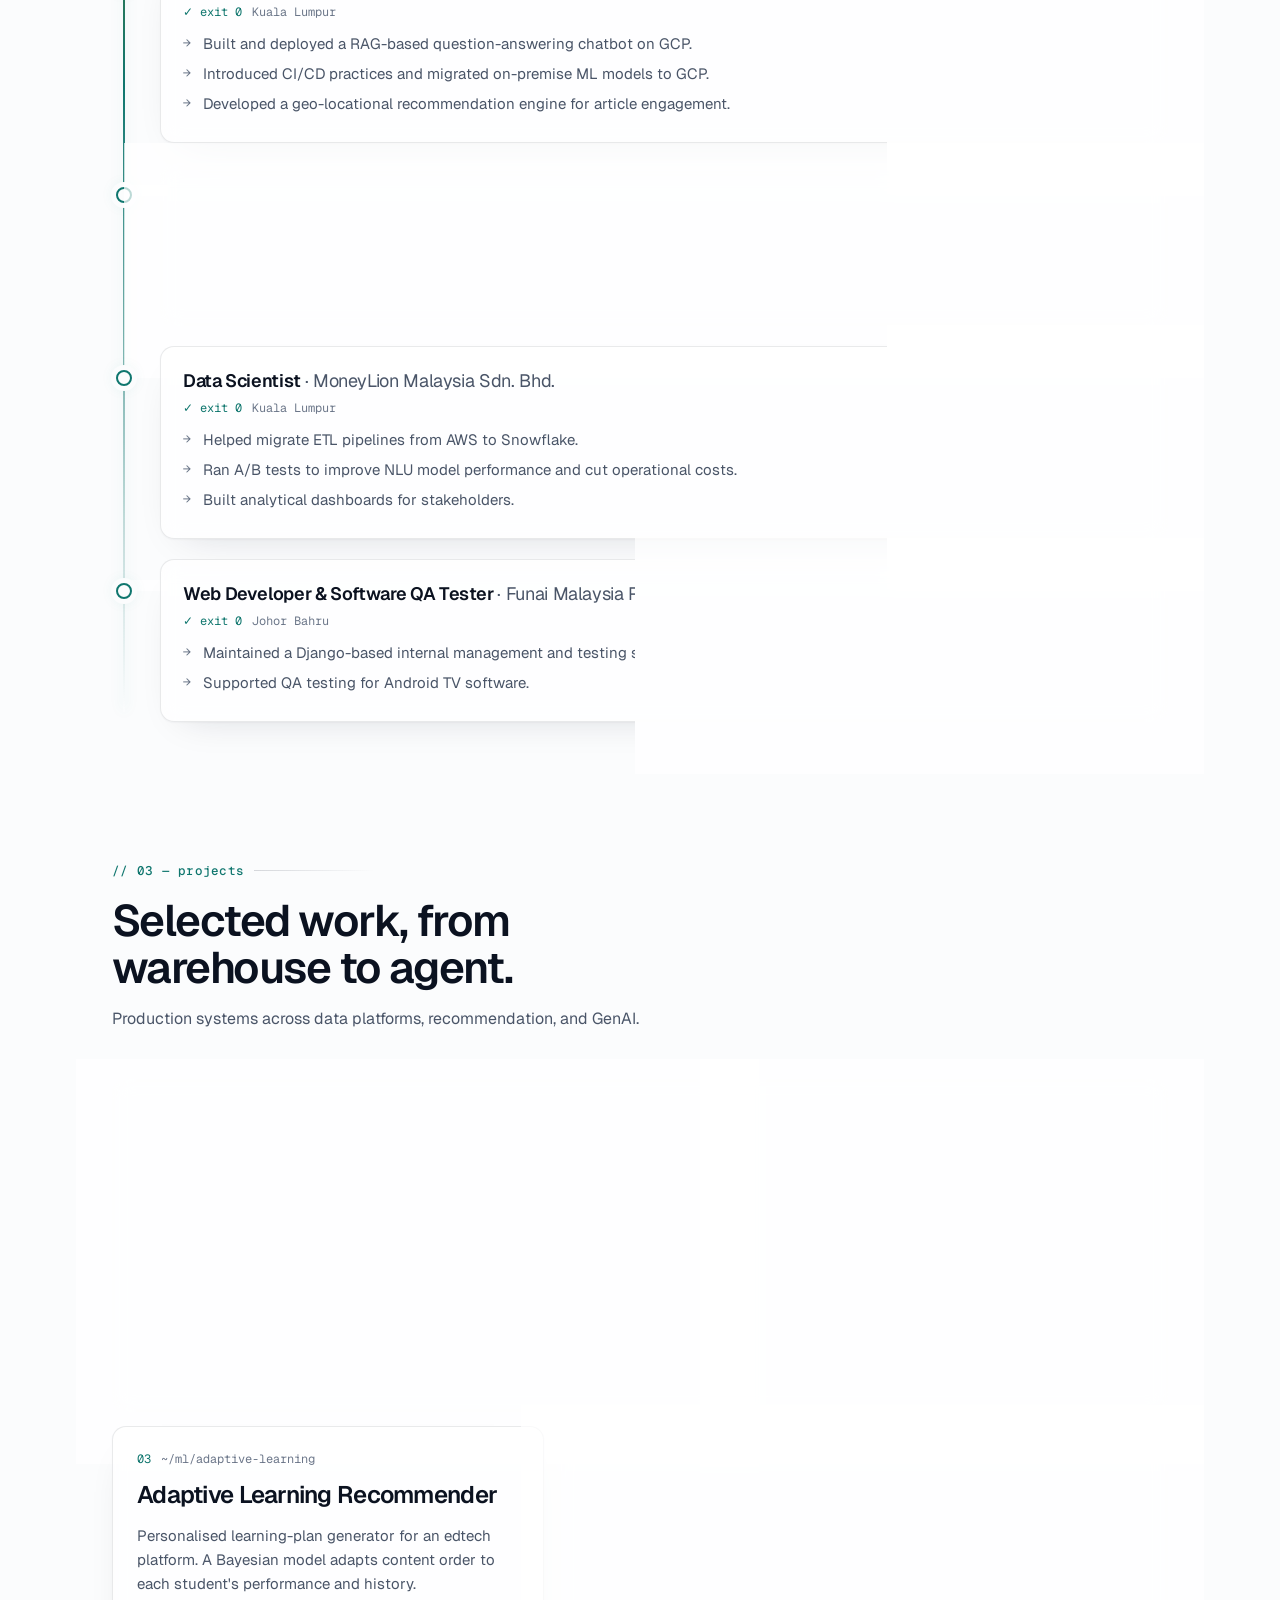
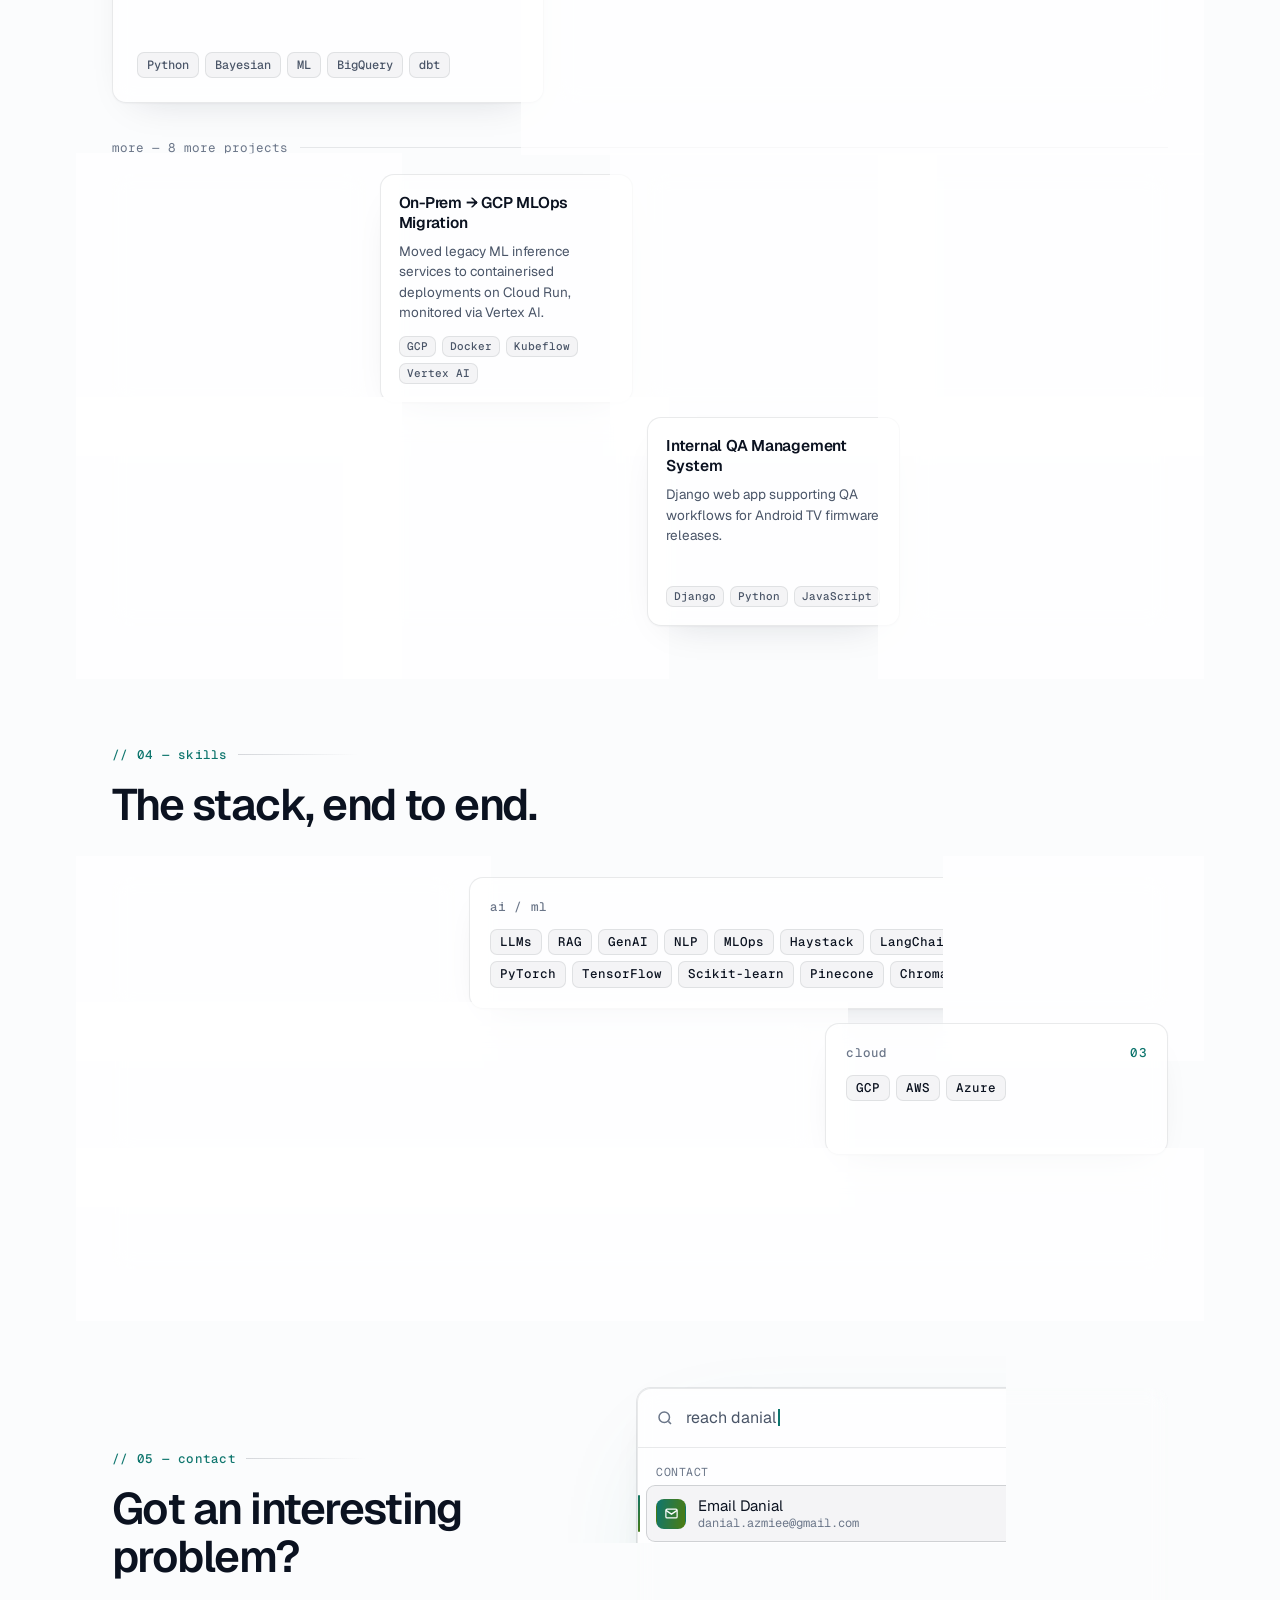
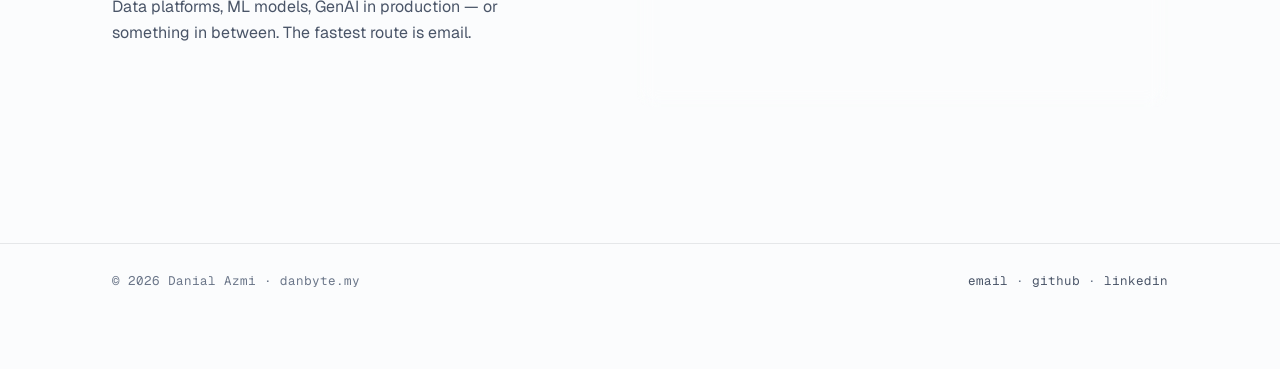
<file: themes/05-pipeline.html>
<!doctype html>
<html lang="en">
<head>
<meta charset="utf-8">
<meta name="viewport" content="width=device-width, initial-scale=1">
<title>Danial Azmi — Pipeline</title>
<meta name="description" content="Danial Azmi — Data Scientist & AI Engineer working across the full data stack.">
<meta name="color-scheme" content="dark light">
<link rel="preconnect" href="https://fonts.googleapis.com">
<link rel="preconnect" href="https://fonts.gstatic.com" crossorigin>
<link href="https://fonts.googleapis.com/css2?family=Geist:wght@300..800&family=Geist+Mono:wght@400;500&display=swap" rel="stylesheet">
<style>
:root{
  --bg:#05070d;
  --bg-2:#0a0f1c;
  --panel:rgba(16,22,38,.55);
  --panel-solid:#0d1322;
  --line:rgba(148,163,184,.12);
  --line-2:rgba(148,163,184,.22);
  --text:#e6ebf5;
  --muted:#93a0b8;
  --faint:#5d6982;
  --dot:rgba(148,163,184,.13);
  --a1:#2dd4bf;            /* teal */
  --a2:#bef264;            /* lime */
  --a-text:#5eead4;
  --grad:linear-gradient(100deg,var(--a1),var(--a2));
  --glow:rgba(45,212,191,.22);
  --chip:rgba(148,163,184,.07);
  --shadow:0 1px 0 rgba(255,255,255,.04) inset,0 20px 50px -24px rgba(0,0,0,.8);
  --spot:rgba(94,234,212,.10);
  --sans:"Geist","Inter",system-ui,-apple-system,"Segoe UI",sans-serif;
  --mono:"Geist Mono","JetBrains Mono",ui-monospace,SFMono-Regular,Menlo,monospace;
  --r:14px;
  --max:1120px;
  --gut:clamp(16px,4vw,32px);
}
@media (prefers-color-scheme: light){
  :root{
    --bg:#fbfcfd;
    --bg-2:#f1f5f9;
    --panel:rgba(255,255,255,.72);
    --panel-solid:#ffffff;
    --line:rgba(15,23,42,.09);
    --line-2:rgba(15,23,42,.16);
    --text:#0b1220;
    --muted:#4a5568;
    --faint:#6b7689;
    --dot:rgba(15,23,42,.10);
    --a1:#0f766e;
    --a2:#4d7c0f;
    --a-text:#0f766e;
    --glow:rgba(13,148,136,.16);
    --chip:rgba(15,23,42,.04);
    --shadow:0 1px 2px rgba(15,23,42,.04),0 16px 40px -24px rgba(15,23,42,.18);
    --spot:rgba(13,148,136,.08);
  }
}
*,*::before,*::after{box-sizing:border-box}
html{scroll-behavior:smooth;scroll-padding-top:80px;-webkit-text-size-adjust:100%}
body{
  margin:0;background:var(--bg);color:var(--text);font-family:var(--sans);
  font-size:16px;line-height:1.6;-webkit-font-smoothing:antialiased;overflow-x:clip;
}
body::before{ /* dot grid */
  content:"";position:fixed;inset:0;z-index:-2;pointer-events:none;
  background-image:radial-gradient(var(--dot) 1px,transparent 1.2px);
  background-size:22px 22px;
  mask-image:radial-gradient(ellipse 90% 70% at 50% 0%,#000 30%,transparent 85%);
  -webkit-mask-image:radial-gradient(ellipse 90% 70% at 50% 0%,#000 30%,transparent 85%);
}
body::after{ /* navy wash + aurora */
  content:"";position:fixed;inset:0;z-index:-3;pointer-events:none;
  background:
    radial-gradient(60% 40% at 78% -5%,var(--glow),transparent 70%),
    radial-gradient(40% 30% at 0% 10%,rgba(99,102,241,.08),transparent 70%),
    linear-gradient(180deg,var(--bg-2),var(--bg) 60%);
}
a{color:inherit}
::selection{background:var(--a1);color:var(--bg)}
:focus-visible{outline:2px solid var(--a1);outline-offset:3px;border-radius:6px}
.wrap{max-width:var(--max);margin:0 auto;padding:0 var(--gut)}
.mono{font-family:var(--mono)}
.grad-text{background:var(--grad);-webkit-background-clip:text;background-clip:text;color:transparent}
.skip{position:absolute;left:-999px;top:8px;background:var(--panel-solid);padding:8px 12px;border-radius:8px;z-index:100}
.skip:focus{left:8px}

/* ---------- nav ---------- */
.nav{
  position:sticky;top:0;z-index:50;
  backdrop-filter:saturate(160%) blur(14px);-webkit-backdrop-filter:saturate(160%) blur(14px);
  background:color-mix(in srgb,var(--bg) 70%,transparent);
  border-bottom:1px solid var(--line);
}
.nav .wrap{display:flex;align-items:center;gap:16px;height:60px}
.brand{display:flex;align-items:center;gap:10px;text-decoration:none;font-weight:600;letter-spacing:-.02em}
.brand svg{flex:none}
.brand small{font-family:var(--mono);font-weight:400;color:var(--faint);font-size:12px;letter-spacing:0}
.nav ul{display:flex;gap:2px;list-style:none;margin:0 0 0 auto;padding:0}
.nav ul a{
  display:block;padding:6px 10px;border-radius:8px;text-decoration:none;
  color:var(--muted);font-size:14px;transition:color .15s,background .15s;
}
.nav ul a:hover{color:var(--text);background:var(--chip)}
.kbtn{
  display:inline-flex;align-items:center;gap:8px;margin-left:8px;
  font:500 13px var(--mono);color:var(--text);text-decoration:none;
  padding:6px 10px 6px 8px;border-radius:9px;border:1px solid var(--line-2);background:var(--chip);
  transition:border-color .2s,box-shadow .2s;
}
.kbtn:hover{border-color:var(--a1);box-shadow:0 0 0 4px var(--glow)}
kbd{
  font:500 11px var(--mono);padding:2px 6px;border-radius:5px;
  border:1px solid var(--line-2);background:var(--panel-solid);color:var(--muted);
  box-shadow:0 1px 0 var(--line-2);
}
@media (max-width:760px){
  .nav ul{display:none}
  .kbtn{margin-left:auto}
}

/* ---------- shared ---------- */
section{padding:clamp(72px,10vw,120px) 0 0}
.eyebrow{
  font:500 12.5px var(--mono);color:var(--a-text);letter-spacing:.02em;
  display:flex;align-items:center;gap:10px;margin:0 0 18px;
}
.eyebrow::after{content:"";height:1px;flex:1;max-width:120px;background:linear-gradient(90deg,var(--line-2),transparent)}
h2{
  font-size:clamp(28px,4.2vw,44px);line-height:1.08;letter-spacing:-.035em;
  font-weight:600;margin:0 0 14px;max-width:20ch;
}
.lede{color:var(--muted);max-width:60ch;margin:0}
.glass{
  position:relative;background:var(--panel);border:1px solid var(--line);
  border-radius:var(--r);box-shadow:var(--shadow);
  backdrop-filter:blur(10px);-webkit-backdrop-filter:blur(10px);
}
.chip{
  display:inline-flex;align-items:center;font:500 12px/1 var(--mono);color:var(--muted);
  padding:6px 9px;border-radius:7px;border:1px solid var(--line);background:var(--chip);white-space:nowrap;
}
.chips{display:flex;flex-wrap:wrap;gap:6px;list-style:none;margin:0;padding:0}

/* ---------- hero ---------- */
.hero{padding-top:clamp(48px,8vw,96px)}
.hero-grid{display:grid;grid-template-columns:1.05fr 1fr;gap:clamp(32px,5vw,64px);align-items:center}
.status{
  display:inline-flex;align-items:center;gap:10px;font:500 12.5px var(--mono);color:var(--muted);
  padding:6px 12px 6px 10px;border:1px solid var(--line);border-radius:999px;background:var(--chip);margin-bottom:28px;
}
.pulse{width:8px;height:8px;border-radius:50%;background:var(--a2);box-shadow:0 0 0 0 var(--a2);animation:pulse 2.4s infinite}
@keyframes pulse{0%{box-shadow:0 0 0 0 color-mix(in srgb,var(--a2) 60%,transparent)}70%{box-shadow:0 0 0 8px transparent}100%{box-shadow:0 0 0 0 transparent}}
.hero h1{
  font-size:clamp(44px,7.4vw,84px);line-height:.98;letter-spacing:-.055em;font-weight:650;margin:0 0 18px;
}
.hero h1 .hi{display:block;font-size:.36em;letter-spacing:-.02em;font-weight:450;color:var(--muted);margin-bottom:.5em}
.hero .role{font:500 clamp(15px,1.6vw,17px) var(--mono);margin:0 0 18px;letter-spacing:-.01em}
.hero p.sub{font-size:clamp(17px,1.8vw,19px);color:var(--muted);max-width:44ch;margin:0 0 32px;line-height:1.55}
.cta{display:flex;flex-wrap:wrap;gap:10px}
.btn{
  display:inline-flex;align-items:center;gap:8px;height:42px;padding:0 16px;border-radius:10px;
  text-decoration:none;font-weight:500;font-size:15px;transition:transform .15s,box-shadow .2s,border-color .2s;
}
.btn-primary{background:var(--text);color:var(--bg)}
.btn-primary:hover{box-shadow:0 0 0 4px var(--glow),0 8px 30px -8px var(--a1);transform:translateY(-1px)}
.btn-ghost{border:1px solid var(--line-2);background:var(--chip)}
.btn-ghost:hover{border-color:var(--a1)}
.btn svg{width:16px;height:16px}

.flow{padding:0;overflow:hidden}
.flow-head{
  display:flex;align-items:center;gap:8px;padding:11px 14px;border-bottom:1px solid var(--line);
  font:500 12px var(--mono);color:var(--faint);
}
.flow-head i{width:9px;height:9px;border-radius:50%;background:var(--line-2);display:block}
.flow-head span{margin-left:8px}
.flow-head b{margin-left:auto;font-weight:500;color:var(--a-text);display:flex;align-items:center;gap:6px}
.flow-head b::before{content:"";width:6px;height:6px;border-radius:50%;background:currentColor;box-shadow:0 0 8px currentColor}
.flow svg{display:block;width:100%;height:auto}
.flow-foot{
  display:grid;grid-template-columns:repeat(3,1fr);border-top:1px solid var(--line);
  font:12px var(--mono);color:var(--faint);
}
.flow-foot div{padding:10px 14px;border-right:1px solid var(--line);min-width:0}
.flow-foot div:last-child{border-right:0}
@media (max-width:480px){.flow-foot{font-size:11px}.flow-foot div{padding:9px 10px}}
.flow-foot strong{display:block;color:var(--text);font-weight:500;white-space:nowrap;overflow:hidden;text-overflow:ellipsis}

/* svg diagram */
.pipe-base{fill:none;stroke:var(--line-2);stroke-width:1.5}
.pipe-flow{fill:none;stroke:url(#g-accent);stroke-width:1.75;stroke-dasharray:3 9;stroke-linecap:round;animation:dash 1.6s linear infinite;opacity:.9}
@keyframes dash{to{stroke-dashoffset:-24}}
.node rect{fill:var(--panel-solid);stroke:var(--line-2);stroke-width:1}
.node text{font:500 17px var(--mono);fill:var(--text)}
.node .tag{font-size:12px;fill:var(--faint);letter-spacing:.06em}
.node.hot rect{stroke:url(#g-accent);stroke-width:1.5}
.node .port{fill:var(--bg);stroke:var(--a1);stroke-width:1.5}
.packet{fill:var(--a2);filter:url(#f-glow)}
.packet.t{fill:var(--a1)}

@media (max-width:900px){
  .hero-grid{grid-template-columns:1fr}
}

/* ---------- about ---------- */
.about-grid{display:grid;grid-template-columns:1.4fr 1fr;gap:clamp(24px,4vw,48px);align-items:start}
.about-copy p{color:var(--muted);font-size:17px;margin:0 0 16px;max-width:60ch}
.about-copy p strong{color:var(--text);font-weight:500}
.facts{padding:6px 0;margin:0}
.facts div{display:grid;grid-template-columns:110px 1fr;gap:12px;padding:12px 18px;border-bottom:1px solid var(--line)}
.facts div:last-child{border-bottom:0}
.facts dt{font:12px/1.9 var(--mono);color:var(--faint)}
.facts dd{margin:0;font-size:14.5px}
@media (max-width:820px){.about-grid{grid-template-columns:1fr}}
@media (max-width:420px){.facts div{grid-template-columns:1fr;gap:2px}}

/* ---------- experience ---------- */
.timeline{list-style:none;margin:48px 0 0;padding:0;position:relative}
.timeline::before{
  content:"";position:absolute;left:11px;top:10px;bottom:10px;width:2px;border-radius:2px;
  background:linear-gradient(180deg,var(--a2),var(--a1) 35%,color-mix(in srgb,var(--a1) 25%,transparent) 80%,transparent);
  box-shadow:0 0 14px var(--glow);
}
.timeline::after{ /* travelling packet */
  content:"";position:absolute;left:9px;top:0;width:6px;height:40px;border-radius:6px;
  background:linear-gradient(180deg,transparent,var(--a2),transparent);filter:blur(.5px);
  animation:travel 5s cubic-bezier(.5,0,.5,1) infinite;
}
@keyframes travel{0%{transform:translateY(0);opacity:0}10%{opacity:1}90%{opacity:1}100%{transform:translateY(var(--tl-h,900px));opacity:0}}
.job{position:relative;padding-left:48px;margin-bottom:20px}
.job::before{
  content:"";position:absolute;left:4px;top:24px;width:16px;height:16px;border-radius:50%;
  background:var(--bg);border:2px solid var(--a1);box-shadow:0 0 0 5px var(--bg),0 0 16px var(--glow);
}
.job.now::before{border-color:var(--a2);background:var(--a2);box-shadow:0 0 0 5px var(--bg),0 0 22px var(--a2)}
.job .card{padding:20px 22px}
.job-top{display:flex;flex-wrap:wrap;align-items:baseline;gap:6px 14px;margin-bottom:4px}
.job h3{font-size:18px;letter-spacing:-.02em;font-weight:600;margin:0}
.job .at{color:var(--muted);font-weight:400}
.job .when{margin-left:auto;font:12.5px var(--mono);color:var(--faint);white-space:nowrap}
.job .meta{font:12px var(--mono);color:var(--faint);margin:0 0 12px;display:flex;gap:10px;flex-wrap:wrap}
.job .meta .state{color:var(--a-text)}
.job ul{margin:0;padding:0;list-style:none}
.job li{position:relative;padding-left:20px;color:var(--muted);font-size:15px;margin:6px 0}
.job li::before{content:"→";position:absolute;left:0;color:var(--faint);font-family:var(--mono);font-size:13px;top:1px}
@media (max-width:560px){
  .job .when{margin-left:0;width:100%}
  .job .card{padding:18px}
  .job{padding-left:40px}
}

/* ---------- projects / bento ---------- */
.bento{display:grid;grid-template-columns:repeat(12,1fr);gap:14px;margin-top:48px}
.card{overflow:hidden}
.spot::before{
  content:"";position:absolute;inset:0;border-radius:inherit;pointer-events:none;opacity:0;transition:opacity .3s;
  background:radial-gradient(420px circle at var(--mx,50%) var(--my,50%),var(--spot),transparent 45%);
}
.spot::after{ /* border spotlight */
  content:"";position:absolute;inset:-1px;border-radius:inherit;pointer-events:none;opacity:0;transition:opacity .3s;padding:1px;
  background:radial-gradient(260px circle at var(--mx,50%) var(--my,50%),color-mix(in srgb,var(--a1) 70%,transparent),transparent 60%);
  -webkit-mask:linear-gradient(#000 0 0) content-box,linear-gradient(#000 0 0);
  -webkit-mask-composite:xor;mask-composite:exclude;
}
.spot:hover::before,.spot:hover::after,.spot:focus-within::before,.spot:focus-within::after{opacity:1}
.proj{padding:24px;display:flex;flex-direction:column;gap:14px;min-height:240px}
.proj-head{display:flex;align-items:center;gap:10px;font:12px var(--mono);color:var(--faint)}
.proj-head .idx{color:var(--a-text)}
.proj-head .path{overflow:hidden;text-overflow:ellipsis;white-space:nowrap;min-width:0}
.proj h3{font-size:clamp(20px,2.2vw,24px);letter-spacing:-.03em;font-weight:600;margin:0;line-height:1.2}
.proj p{color:var(--muted);margin:0;font-size:15px;max-width:52ch}
.proj .chips{margin-top:auto}
.f1{grid-column:span 7}
.f2{grid-column:span 5}
.f3{grid-column:span 5}
.f4{grid-column:span 7}
.mini-flow{
  display:flex;flex-wrap:wrap;align-items:center;gap:6px;padding:12px;border-radius:10px;
  border:1px dashed var(--line-2);background:color-mix(in srgb,var(--bg) 40%,transparent);font:12px var(--mono);color:var(--muted);
}
.mini-flow .arr{color:var(--a-text)}
.mini-flow .hl{color:var(--text);border-color:color-mix(in srgb,var(--a1) 50%,transparent)}
.more-head{grid-column:1/-1;display:flex;align-items:center;gap:12px;margin:22px 0 4px;font:12.5px var(--mono);color:var(--faint)}
.more-head::after{content:"";flex:1;height:1px;background:var(--line)}
.small{grid-column:span 3;padding:18px;display:flex;flex-direction:column;gap:8px}
.small h4{font-size:15.5px;letter-spacing:-.015em;font-weight:600;margin:0;line-height:1.3}
.small p{font-size:13.5px;color:var(--muted);margin:0;line-height:1.5}
.small .chips{margin-top:auto;padding-top:6px}
.small .chip{font-size:11px;padding:4px 7px}
.small a{text-decoration:none}
.small a::after{content:"";position:absolute;inset:0}
.small .ext{font:12px var(--mono);color:var(--a-text)}
@media (max-width:980px){
  .small{grid-column:span 6}
}
@media (max-width:820px){
  .f1,.f2,.f3,.f4{grid-column:1/-1}
  .proj{min-height:0}
}
@media (max-width:520px){
  .small{grid-column:1/-1}
}

/* ---------- skills ---------- */
.skills{display:grid;grid-template-columns:repeat(6,1fr);gap:14px;margin-top:48px}
.skill{padding:20px;grid-column:span 2}
.skill.wide{grid-column:span 4}
.skill h3{font:500 12.5px var(--mono);color:var(--faint);margin:0 0 14px;display:flex;justify-content:space-between;letter-spacing:.02em}
.skill h3 span{color:var(--a-text)}
.skill .chip{color:var(--text);font-size:12.5px}
@media (max-width:900px){.skill,.skill.wide{grid-column:span 3}.skill.wide{grid-column:1/-1}}
@media (max-width:560px){.skill,.skill.wide{grid-column:1/-1}}

/* ---------- contact / palette ---------- */
.contact{padding-bottom:40px}
.contact-grid{display:grid;grid-template-columns:1fr 1.15fr;gap:clamp(28px,5vw,64px);align-items:center}
.palette{overflow:hidden;box-shadow:var(--shadow),0 0 0 1px var(--line),0 40px 120px -40px var(--glow)}
.pal-input{
  display:flex;align-items:center;gap:12px;padding:16px 18px;border-bottom:1px solid var(--line);
  font-size:16px;color:var(--muted);
}
.pal-input svg{flex:none;color:var(--faint)}
.caret{display:inline-block;width:1.5px;height:1.1em;background:var(--a1);vertical-align:-3px;margin-left:2px;animation:blink 1.1s steps(1) infinite}
@keyframes blink{50%{opacity:0}}
.pal-input kbd{margin-left:auto}
.pal-group{padding:8px}
.pal-label{font:11.5px var(--mono);color:var(--faint);padding:8px 10px 6px;letter-spacing:.04em}
.pal-item{
  display:flex;align-items:center;gap:12px;padding:11px 10px;border-radius:9px;text-decoration:none;
  color:var(--text);font-size:15px;outline:none;position:relative;
}
.pal-item .ic{
  width:30px;height:30px;border-radius:8px;display:grid;place-items:center;flex:none;
  border:1px solid var(--line-2);background:var(--chip);color:var(--muted);
}
.pal-item .ic svg{width:15px;height:15px}
.pal-item .txt{min-width:0;display:flex;flex-direction:column;line-height:1.3}
.pal-item .txt small{font:12px var(--mono);color:var(--faint);overflow:hidden;text-overflow:ellipsis;white-space:nowrap}
.pal-item .keys{margin-left:auto;display:flex;gap:4px;flex:none}
.pal-item:hover,.pal-item:focus-visible,.pal-item.active{background:var(--chip)}
.pal-item:focus-visible,.pal-item.active{box-shadow:inset 0 0 0 1px var(--line-2)}
.pal-item.active .ic,.pal-item:focus-visible .ic{color:var(--bg);background:var(--grad);border-color:transparent}
.pal-item.active::before,.pal-item:focus-visible::before{content:"";position:absolute;left:-8px;top:10px;bottom:10px;width:2px;border-radius:2px;background:var(--grad)}
.pal-foot{
  display:flex;gap:16px;flex-wrap:wrap;padding:10px 18px;border-top:1px solid var(--line);
  font:11.5px var(--mono);color:var(--faint);
}
.pal-foot span{display:flex;align-items:center;gap:6px}
@media (max-width:860px){.contact-grid{grid-template-columns:1fr}}
@media (max-width:420px){.pal-item .keys{display:none}}

footer{border-top:1px solid var(--line);margin-top:96px;padding:28px 0 80px;font:12.5px var(--mono);color:var(--faint)}
footer .wrap{display:flex;flex-wrap:wrap;gap:12px;justify-content:space-between}
footer a{color:var(--muted);text-decoration:none}
footer a:hover{color:var(--text)}

.badge{
  position:fixed;left:16px;bottom:16px;z-index:60;
  font:500 11.5px var(--mono);color:var(--text);padding:7px 11px;border-radius:999px;
  border:1px solid var(--line-2);background:color-mix(in srgb,var(--panel-solid) 85%,transparent);
  backdrop-filter:blur(10px);-webkit-backdrop-filter:blur(10px);display:flex;align-items:center;gap:8px;
}
.badge::before{content:"";width:7px;height:7px;border-radius:2px;background:var(--grad)}

/* reveal */
.rv{opacity:0;transform:translateY(14px);transition:opacity .7s ease,transform .7s cubic-bezier(.2,.7,.2,1)}
.rv.in{opacity:1;transform:none}

@media (prefers-reduced-motion: reduce){
  *,*::before,*::after{animation:none!important;transition:none!important}
  html{scroll-behavior:auto}
  .rv{opacity:1;transform:none}
  .packet{display:none}
  .timeline::after{display:none}
}
</style>
</head>
<body>
<a class="skip" href="#main">Skip to content</a>

<header class="nav">
  <nav class="wrap" aria-label="Primary">
    <a class="brand" href="#top" aria-label="danbyte — home">
      <svg width="24" height="24" viewBox="0 0 24 24" aria-hidden="true">
        <defs><linearGradient id="g-logo" x1="0" y1="0" x2="1" y2="1"><stop offset="0" style="stop-color:var(--a1)"/><stop offset="1" style="stop-color:var(--a2)"/></linearGradient></defs>
        <rect x="1" y="1" width="22" height="22" rx="6" fill="none" stroke="url(#g-logo)" stroke-width="1.5"/>
        <circle cx="7" cy="8" r="1.8" style="fill:var(--a1)"/><circle cx="17" cy="12" r="1.8" fill="url(#g-logo)"/><circle cx="7" cy="16" r="1.8" style="fill:var(--a2)"/>
        <path d="M8.6 8.6 15.4 11.4M8.6 15.4 15.4 12.6" stroke="url(#g-logo)" stroke-width="1.2"/>
      </svg>
      danbyte<small>.my</small>
    </a>
    <ul>
      <li><a href="#about">About</a></li>
      <li><a href="#experience">Experience</a></li>
      <li><a href="#projects">Projects</a></li>
      <li><a href="#skills">Skills</a></li>
    </ul>
    <a class="kbtn" href="#contact" id="kopen"><kbd>⌘K</kbd> Contact</a>
  </nav>
</header>

<main id="main">
  <!-- HERO -->
  <section class="hero" id="top" aria-labelledby="hero-title">
    <div class="wrap hero-grid">
      <div class="rv">
        <div class="status"><span class="pulse" aria-hidden="true"></span>Open to interesting problems.</div>
        <h1 id="hero-title"><span class="hi">Hello, I'm</span>Danial Azmi</h1>
        <p class="role"><span class="grad-text">Data Scientist &amp; AI Engineer</span></p>
        <p class="sub">Working across the full data stack — from data platforms to ML models to GenAI applications.</p>
        <div class="cta">
          <a class="btn btn-primary" href="#projects">View work
            <svg viewBox="0 0 16 16" fill="none" stroke="currentColor" stroke-width="1.6" aria-hidden="true"><path d="M3 8h10M9 4l4 4-4 4"/></svg></a>
          <a class="btn btn-ghost" href="mailto:danial.azmiee@gmail.com">Get in touch</a>
        </div>
      </div>

      <figure class="glass flow rv" style="margin:0" aria-labelledby="flow-cap">
        <div class="flow-head" aria-hidden="true"><i></i><i></i><i></i><span>pipeline.yaml</span><b>running</b></div>
        <svg viewBox="0 0 600 300" role="img" aria-labelledby="flow-cap">
          <defs>
            <linearGradient id="g-accent" x1="0" y1="0" x2="1" y2="0">
              <stop offset="0" style="stop-color:var(--a1)"/><stop offset="1" style="stop-color:var(--a2)"/>
            </linearGradient>
            <filter id="f-glow" x="-200%" y="-200%" width="500%" height="500%">
              <feGaussianBlur stdDeviation="2.4" result="b"/><feMerge><feMergeNode in="b"/><feMergeNode in="SourceGraphic"/></feMerge>
            </filter>
            <path id="route" d="M95 82 H505 C575 82 575 218 505 218 H95"/>
          </defs>
          <use href="#route" class="pipe-base"/>
          <use href="#route" class="pipe-flow"/>

          <g class="node" transform="translate(95 82)"><rect x="-70" y="-26" width="140" height="52" rx="12"/><text text-anchor="middle" y="-2">raw data</text><text class="tag" text-anchor="middle" y="15">SOURCE</text></g>
          <g class="node" transform="translate(300 82)"><rect x="-70" y="-26" width="140" height="52" rx="12"/><text text-anchor="middle" y="-2">bronze</text><text class="tag" text-anchor="middle" y="15">INGEST</text></g>
          <g class="node" transform="translate(505 82)"><rect x="-70" y="-26" width="140" height="52" rx="12"/><text text-anchor="middle" y="-2">silver</text><text class="tag" text-anchor="middle" y="15">CLEAN</text></g>
          <g class="node" transform="translate(505 218)"><rect x="-70" y="-26" width="140" height="52" rx="12"/><text text-anchor="middle" y="-2">gold</text><text class="tag" text-anchor="middle" y="15">MODEL-READY</text></g>
          <g class="node" transform="translate(300 218)"><rect x="-70" y="-26" width="140" height="52" rx="12"/><text text-anchor="middle" y="-2">model</text><text class="tag" text-anchor="middle" y="15">ML / LLM</text></g>
          <g class="node hot" transform="translate(95 218)"><rect x="-70" y="-26" width="140" height="52" rx="12"/><text text-anchor="middle" y="-2">agent</text><text class="tag" text-anchor="middle" y="15">MCP · RAG</text></g>

          <circle class="packet" r="4"><animateMotion dur="6s" repeatCount="indefinite" rotate="auto" keyPoints="0;1" keyTimes="0;1" calcMode="linear"><mpath href="#route"/></animateMotion></circle>
          <circle class="packet t" r="3.5"><animateMotion dur="6s" begin="-2s" repeatCount="indefinite" calcMode="linear"><mpath href="#route"/></animateMotion></circle>
          <circle class="packet" r="3"><animateMotion dur="6s" begin="-4s" repeatCount="indefinite" calcMode="linear"><mpath href="#route"/></animateMotion></circle>
        </svg>
        <figcaption id="flow-cap" class="flow-foot">
          <div>now<strong>Tupai AI</strong></div>
          <div>based<strong>Petaling Jaya, MY</strong></div>
          <div>stages<strong>raw → agent</strong></div>
        </figcaption>
      </figure>
    </div>
  </section>

  <!-- ABOUT -->
  <section id="about" aria-labelledby="about-title">
    <div class="wrap">
      <p class="eyebrow">// 01 — about</p>
      <div class="about-grid">
        <div class="about-copy rv">
          <h2 id="about-title">Making models <span class="grad-text">useful</span>, not just accurate.</h2>
          <p>I'm a data scientist working across the full data stack — from building data platforms, to training ML models, to shipping GenAI applications in production. My focus is <strong>bridging the gap between advanced AI/ML systems and real business needs.</strong></p>
          <p>Over the past ~4.5 years I've worked across fintech, media, consulting and edtech — migrating pipelines, standing up MLOps on the cloud, building recommendation engines, and lately, building RAG chatbots and AI agents that talk to company data through MCP.</p>
        </div>
        <dl class="glass facts rv">
          <div><dt>role</dt><dd>Data Scientist @ Tupai AI</dd></div>
          <div><dt>location</dt><dd>Petaling Jaya, Selangor, Malaysia</dd></div>
          <div><dt>domains</dt><dd>Fintech · Media · Consulting · Edtech</dd></div>
          <div><dt>education</dt><dd>B.CS (Data Science), Multimedia University, 2017–2021</dd></div>
          <div><dt>scholar</dt><dd>Yayasan Telekom Malaysia</dd></div>
        </dl>
      </div>
    </div>
  </section>

  <!-- EXPERIENCE -->
  <section id="experience" aria-labelledby="exp-title">
    <div class="wrap">
      <p class="eyebrow">// 02 — experience</p>
      <h2 id="exp-title">Five stages, one pipeline.</h2>
      <p class="lede">From QA tooling to production AI agents — newest first.</p>

      <ol class="timeline" id="timeline">
        <li class="job now rv">
          <article class="glass card">
            <div class="job-top"><h3>Data Scientist <span class="at">· Tupai AI (AI Teacher Sdn. Bhd.)</span></h3><span class="when">Sep 2025 — Present</span></div>
            <p class="meta"><span class="state">● running</span><span>Kuala Lumpur</span></p>
            <ul>
              <li>Own the analytical data stack (warehouse, pipelines, BI) and restructured it into a medallion (bronze/silver/gold) architecture.</li>
              <li>Built a Bayesian recommendation system that generates customised learning plans for students.</li>
              <li>Created an internal AI agent backed by MCP servers that works as a data analyst for the team.</li>
            </ul>
          </article>
        </li>
        <li class="job rv">
          <article class="glass card">
            <div class="job-top"><h3>Data Scientist <span class="at">· REV Media Group</span></h3><span class="when">Sep 2023 — Sep 2025</span></div>
            <p class="meta"><span class="state">✓ exit 0</span><span>Kuala Lumpur</span></p>
            <ul>
              <li>Built and deployed a RAG-based question-answering chatbot on GCP.</li>
              <li>Introduced CI/CD practices and migrated on-premise ML models to GCP.</li>
              <li>Developed a geo-locational recommendation engine for article engagement.</li>
            </ul>
          </article>
        </li>
        <li class="job rv">
          <article class="glass card">
            <div class="job-top"><h3>Data Science Consultant <span class="at">· DataMicron Systems Sdn. Bhd.</span></h3><span class="when">Feb 2023 — Sep 2023</span></div>
            <p class="meta"><span class="state">✓ exit 0</span><span>Kuala Lumpur</span></p>
            <ul>
              <li>Ran research and POCs for AI/ML use cases (computer vision, NLP, forecasting), working directly with clients.</li>
              <li>Oversaw project lifecycles from development through post-launch maintenance.</li>
            </ul>
          </article>
        </li>
        <li class="job rv">
          <article class="glass card">
            <div class="job-top"><h3>Data Scientist <span class="at">· MoneyLion Malaysia Sdn. Bhd.</span></h3><span class="when">Mar 2022 — Dec 2022</span></div>
            <p class="meta"><span class="state">✓ exit 0</span><span>Kuala Lumpur</span></p>
            <ul>
              <li>Helped migrate ETL pipelines from AWS to Snowflake.</li>
              <li>Ran A/B tests to improve NLU model performance and cut operational costs.</li>
              <li>Built analytical dashboards for stakeholders.</li>
            </ul>
          </article>
        </li>
        <li class="job rv">
          <article class="glass card">
            <div class="job-top"><h3>Web Developer &amp; Software QA Tester <span class="at">· Funai Malaysia R&amp;D (Intern)</span></h3><span class="when">Mar 2021 — Jun 2021</span></div>
            <p class="meta"><span class="state">✓ exit 0</span><span>Johor Bahru</span></p>
            <ul>
              <li>Maintained a Django-based internal management and testing system.</li>
              <li>Supported QA testing for Android TV software.</li>
            </ul>
          </article>
        </li>
      </ol>
    </div>
  </section>

  <!-- PROJECTS -->
  <section id="projects" aria-labelledby="proj-title">
    <div class="wrap">
      <p class="eyebrow">// 03 — projects</p>
      <h2 id="proj-title">Selected work, from warehouse to agent.</h2>
      <p class="lede">Production systems across data platforms, recommendation, and GenAI.</p>

      <div class="bento">
        <article class="glass card spot proj f1 rv">
          <div class="proj-head"><span class="idx">01</span><span class="path">~/genai/ai-analyst-agent</span></div>
          <h3>AI Analyst Agent (MCP)</h3>
          <p>Internal AI data analyst built with Gemini, Haystack, FastAPI and MCP servers. Team members query Metabase, PostHog and BigQuery in plain language.</p>
          <div class="mini-flow" aria-label="Flow: question to agent to data sources">
            <span class="chip">plain-language question</span><span class="arr">→</span>
            <span class="chip hl">Gemini + MCP</span><span class="arr">→</span>
            <span class="chip">Metabase</span><span class="chip">PostHog</span><span class="chip">BigQuery</span>
          </div>
          <ul class="chips"><li class="chip">Gemini</li><li class="chip">Haystack</li><li class="chip">FastAPI</li><li class="chip">MCP</li><li class="chip">BigQuery</li><li class="chip">PostHog</li></ul>
        </article>

        <article class="glass card spot proj f2 rv">
          <div class="proj-head"><span class="idx">02</span><span class="path">~/genai/rag-chatbot</span></div>
          <h3>RAG Question-Answering Chatbot</h3>
          <p>End-to-end production chatbot using retrieval-augmented generation for a major Malaysian media group, serving customer queries across digital channels on GCP.</p>
          <ul class="chips"><li class="chip">RAG</li><li class="chip">Haystack</li><li class="chip">FastAPI</li><li class="chip">GCP</li><li class="chip">Python</li></ul>
        </article>

        <article class="glass card spot proj f3 rv">
          <div class="proj-head"><span class="idx">03</span><span class="path">~/ml/adaptive-learning</span></div>
          <h3>Adaptive Learning Recommender</h3>
          <p>Personalised learning-plan generator for an edtech platform. A Bayesian model adapts content order to each student's performance and history.</p>
          <ul class="chips"><li class="chip">Python</li><li class="chip">Bayesian</li><li class="chip">ML</li><li class="chip">BigQuery</li><li class="chip">dbt</li></ul>
        </article>

        <article class="glass card spot proj f4 rv">
          <div class="proj-head"><span class="idx">04</span><span class="path">~/recsys/geo-recommender</span></div>
          <h3>Geo-Localised Recommendation Engine</h3>
          <p>Hyper-personalised recommendations combining geo-location signals with behavioural data to lift organic article engagement.</p>
          <div class="mini-flow" aria-label="Flow: signals to recommendations">
            <span class="chip">geo-location</span><span class="chip">behavioural data</span><span class="arr">→</span>
            <span class="chip hl">RecSys</span><span class="arr">→</span><span class="chip">article engagement</span>
          </div>
          <ul class="chips"><li class="chip">Python</li><li class="chip">GCP</li><li class="chip">RecSys</li><li class="chip">BigQuery</li></ul>
        </article>

        <p class="more-head">more — 8 more projects</p>

        <article class="glass card spot small rv">
          <h4>Medallion Architecture Data Stack</h4>
          <p>Refactored a production warehouse to bronze/silver/gold layers, improving reliability, test coverage and documentation.</p>
          <ul class="chips"><li class="chip">dbt</li><li class="chip">BigQuery</li><li class="chip">Fivetran</li></ul>
        </article>
        <article class="glass card spot small rv">
          <h4>On-Prem → GCP MLOps Migration</h4>
          <p>Moved legacy ML inference services to containerised deployments on Cloud Run, monitored via Vertex AI.</p>
          <ul class="chips"><li class="chip">GCP</li><li class="chip">Docker</li><li class="chip">Kubeflow</li><li class="chip">Vertex AI</li></ul>
        </article>
        <article class="glass card spot small rv">
          <h4>NLU A/B Testing Framework</h4>
          <p>Designed and monitored experiments on NLU model variants; reduced inference cost and improved intent accuracy.</p>
          <ul class="chips"><li class="chip">Python</li><li class="chip">NLU</li><li class="chip">A/B Testing</li><li class="chip">Airflow</li></ul>
        </article>
        <article class="glass card spot small rv">
          <h4>ETL Migration (Redshift → Snowflake)</h4>
          <p>Migrated Airflow-orchestrated ETL and dbt models with zero downtime and full data validation.</p>
          <ul class="chips"><li class="chip">Airflow</li><li class="chip">dbt</li><li class="chip">Snowflake</li><li class="chip">AWS</li></ul>
        </article>
        <article class="glass card spot small rv">
          <h4>Aspect-Based Sentiment Analysis</h4>
          <p>NLP on millions of Steam game reviews: validation, preprocessing, neural networks and classical ML.</p>
          <ul class="chips"><li class="chip">NLP</li><li class="chip">TensorFlow</li><li class="chip">Scikit-learn</li></ul>
        </article>
        <article class="glass card spot small rv">
          <h4>AI/ML Consulting POCs</h4>
          <p>Client-facing POCs across computer vision, NLP and forecasting — scoping, building, hand-off, support.</p>
          <ul class="chips"><li class="chip">Python</li><li class="chip">ML</li><li class="chip">FastAPI</li><li class="chip">Docker</li></ul>
        </article>
        <article class="glass card spot small rv">
          <h4>Internal QA Management System</h4>
          <p>Django web app supporting QA workflows for Android TV firmware releases.</p>
          <ul class="chips"><li class="chip">Django</li><li class="chip">Python</li><li class="chip">JavaScript</li></ul>
        </article>
        <article class="glass card spot small rv">
          <h4><a href="https://github.com/danialazmie/danbyte.my">danbyte.my</a></h4>
          <p>This portfolio. Source on GitHub.</p>
          <span class="ext">github.com/danialazmie/danbyte.my ↗</span>
        </article>
      </div>
    </div>
  </section>

  <!-- SKILLS -->
  <section id="skills" aria-labelledby="skills-title">
    <div class="wrap">
      <p class="eyebrow">// 04 — skills</p>
      <h2 id="skills-title">The stack, end to end.</h2>
      <div class="skills">
        <div class="glass skill spot rv">
          <h3>languages <span>04</span></h3>
          <ul class="chips"><li class="chip">Python</li><li class="chip">SQL</li><li class="chip">JavaScript</li><li class="chip">Bash</li></ul>
        </div>
        <div class="glass skill wide spot rv">
          <h3>ai / ml <span>13</span></h3>
          <ul class="chips"><li class="chip">LLMs</li><li class="chip">RAG</li><li class="chip">GenAI</li><li class="chip">NLP</li><li class="chip">MLOps</li><li class="chip">Haystack</li><li class="chip">LangChain</li><li class="chip">Hugging Face</li><li class="chip">PyTorch</li><li class="chip">TensorFlow</li><li class="chip">Scikit-learn</li><li class="chip">Pinecone</li><li class="chip">ChromaDB</li></ul>
        </div>
        <div class="glass skill wide spot rv">
          <h3>data engineering <span>09</span></h3>
          <ul class="chips"><li class="chip">dbt</li><li class="chip">BigQuery</li><li class="chip">Airflow</li><li class="chip">Fivetran</li><li class="chip">Snowflake</li><li class="chip">Redshift</li><li class="chip">Pandas</li><li class="chip">Metabase</li><li class="chip">PostHog</li></ul>
        </div>
        <div class="glass skill spot rv">
          <h3>cloud <span>03</span></h3>
          <ul class="chips"><li class="chip">GCP</li><li class="chip">AWS</li><li class="chip">Azure</li></ul>
        </div>
        <div class="glass skill spot rv" style="grid-column:1/-1">
          <h3>infra &amp; tools <span>07</span></h3>
          <ul class="chips"><li class="chip">FastAPI</li><li class="chip">Docker</li><li class="chip">Kubernetes</li><li class="chip">Kubeflow</li><li class="chip">Nginx</li><li class="chip">Git</li><li class="chip">CI/CD</li></ul>
        </div>
      </div>
    </div>
  </section>

  <!-- CONTACT -->
  <section id="contact" class="contact" aria-labelledby="contact-title">
    <div class="wrap contact-grid">
      <div class="rv">
        <p class="eyebrow">// 05 — contact</p>
        <h2 id="contact-title">Got an interesting problem?</h2>
        <p class="lede">Data platforms, ML models, GenAI in production — or something in between. The fastest route is email.</p>
      </div>

      <div class="glass palette rv" role="group" aria-label="Contact command palette">
        <div class="pal-input" aria-hidden="true">
          <svg width="18" height="18" viewBox="0 0 24 24" fill="none" stroke="currentColor" stroke-width="2"><circle cx="11" cy="11" r="7"/><path d="m20 20-3.5-3.5"/></svg>
          <span>reach danial<span class="caret"></span></span>
          <kbd>esc</kbd>
        </div>
        <div class="pal-group" id="palette">
          <div class="pal-label">CONTACT</div>
          <a class="pal-item active" href="mailto:danial.azmiee@gmail.com">
            <span class="ic"><svg viewBox="0 0 24 24" fill="none" stroke="currentColor" stroke-width="2" aria-hidden="true"><rect x="3" y="5" width="18" height="14" rx="2"/><path d="m3 7 9 6 9-6"/></svg></span>
            <span class="txt">Email Danial<small>danial.azmiee@gmail.com</small></span>
            <span class="keys" aria-hidden="true"><kbd>⌘</kbd><kbd>K</kbd></span>
          </a>
          <a class="pal-item" href="https://linkedin.com/in/danial-azmi" target="_blank" rel="noopener">
            <span class="ic"><svg viewBox="0 0 24 24" fill="currentColor" aria-hidden="true"><path d="M4.98 3.5a2.5 2.5 0 1 1 0 5 2.5 2.5 0 0 1 0-5ZM3 9.5h4V21H3V9.5Zm6.5 0h3.8v1.6h.06c.53-1 1.83-2.06 3.77-2.06 4.03 0 4.77 2.65 4.77 6.1V21h-4v-5.1c0-1.22-.02-2.78-1.7-2.78-1.7 0-1.96 1.33-1.96 2.7V21h-4V9.5Z"/></svg></span>
            <span class="txt">Connect on LinkedIn<small>linkedin.com/in/danial-azmi</small></span>
            <span class="keys" aria-hidden="true"><kbd>L</kbd></span>
          </a>
          <a class="pal-item" href="https://github.com/danialazmie" target="_blank" rel="noopener">
            <span class="ic"><svg viewBox="0 0 24 24" fill="currentColor" aria-hidden="true"><path d="M12 2a10 10 0 0 0-3.16 19.49c.5.09.68-.22.68-.48v-1.7c-2.78.6-3.37-1.34-3.37-1.34-.45-1.16-1.11-1.47-1.11-1.47-.91-.62.07-.6.07-.6 1 .07 1.53 1.03 1.53 1.03.9 1.52 2.34 1.08 2.91.83.09-.65.35-1.09.63-1.34-2.22-.25-4.55-1.11-4.55-4.94 0-1.09.39-1.98 1.03-2.68-.1-.25-.45-1.27.1-2.65 0 0 .84-.27 2.75 1.02a9.56 9.56 0 0 1 5 0c1.91-1.3 2.75-1.02 2.75-1.02.55 1.38.2 2.4.1 2.65.64.7 1.03 1.59 1.03 2.68 0 3.84-2.34 4.68-4.57 4.93.36.31.68.92.68 1.85v2.74c0 .27.18.58.69.48A10 10 0 0 0 12 2Z"/></svg></span>
            <span class="txt">Browse GitHub<small>github.com/danialazmie</small></span>
            <span class="keys" aria-hidden="true"><kbd>G</kbd></span>
          </a>
        </div>
        <div class="pal-foot" aria-hidden="true"><span><kbd>↑</kbd><kbd>↓</kbd> navigate</span><span><kbd>↵</kbd> open</span><span><kbd>⌘K</kbd> jump here</span></div>
      </div>
    </div>
  </section>
</main>

<footer>
  <div class="wrap">
    <span>© 2026 Danial Azmi · danbyte.my</span>
    <span><a href="mailto:danial.azmiee@gmail.com">email</a> · <a href="https://github.com/danialazmie">github</a> · <a href="https://linkedin.com/in/danial-azmi">linkedin</a></span>
  </div>
</footer>

<div class="badge" aria-hidden="true">Theme 05 · Pipeline</div>

<script>
(() => {
  const reduce = matchMedia('(prefers-reduced-motion: reduce)').matches;

  // Pause SMIL packets for reduced motion
  if (reduce) document.querySelectorAll('svg').forEach(s => s.pauseAnimations && s.pauseAnimations());

  // Cursor-follow spotlight
  document.querySelectorAll('.spot').forEach(el => {
    el.addEventListener('pointermove', e => {
      const r = el.getBoundingClientRect();
      el.style.setProperty('--mx', (e.clientX - r.left) + 'px');
      el.style.setProperty('--my', (e.clientY - r.top) + 'px');
    });
  });

  // Reveal on scroll
  const rv = document.querySelectorAll('.rv');
  if (reduce || !('IntersectionObserver' in window)) rv.forEach(n => n.classList.add('in'));
  else {
    const io = new IntersectionObserver(es => es.forEach(e => {
      if (e.isIntersecting) { e.target.classList.add('in'); io.unobserve(e.target); }
    }), { rootMargin: '0px 0px -8% 0px' });
    rv.forEach(n => io.observe(n));
  }

  // Timeline packet travel distance
  const tl = document.getElementById('timeline');
  const setH = () => tl.style.setProperty('--tl-h', (tl.offsetHeight - 40) + 'px');
  setH(); addEventListener('resize', setH);

  // Command palette: ⌘K / Ctrl+K jumps here, arrows navigate
  const items = [...document.querySelectorAll('.pal-item')];
  const setActive = i => { items.forEach((n, j) => n.classList.toggle('active', j === i)); items[i].focus({ preventScroll: true }); };
  const jump = () => {
    document.getElementById('contact').scrollIntoView({ behavior: reduce ? 'auto' : 'smooth', block: 'center' });
    setTimeout(() => setActive(0), reduce ? 0 : 450);
  };
  addEventListener('keydown', e => {
    if ((e.metaKey || e.ctrlKey) && e.key.toLowerCase() === 'k') { e.preventDefault(); jump(); }
  });
  document.getElementById('kopen').addEventListener('click', e => { e.preventDefault(); jump(); });
  document.getElementById('palette').addEventListener('keydown', e => {
    const i = items.indexOf(document.activeElement);
    if (i < 0) return;
    if (e.key === 'ArrowDown') { e.preventDefault(); setActive((i + 1) % items.length); }
    if (e.key === 'ArrowUp') { e.preventDefault(); setActive((i - 1 + items.length) % items.length); }
    if (e.key === 'Escape') document.activeElement.blur();
  });
  items.forEach((n, i) => n.addEventListener('mouseenter', () => items.forEach((m, j) => m.classList.toggle('active', j === i))));
})();
</script>
</body>
</html>
</file>
